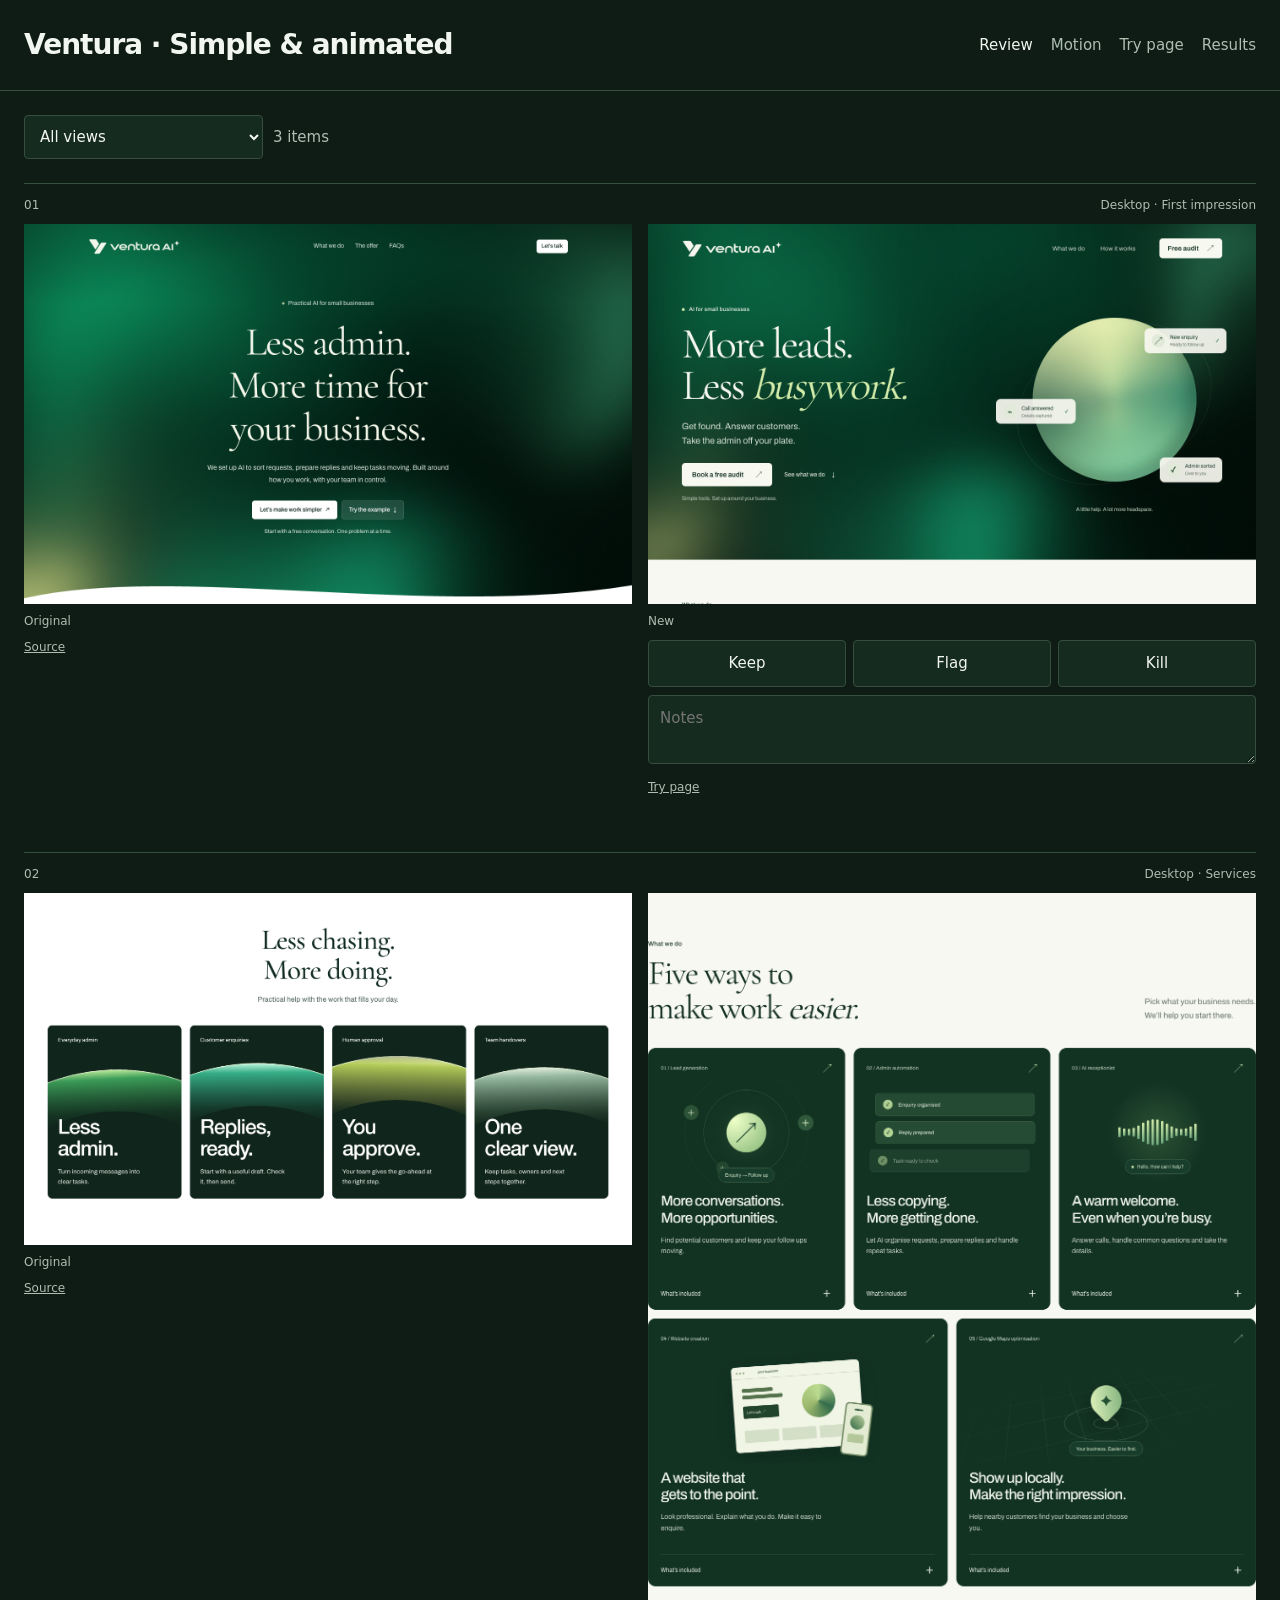
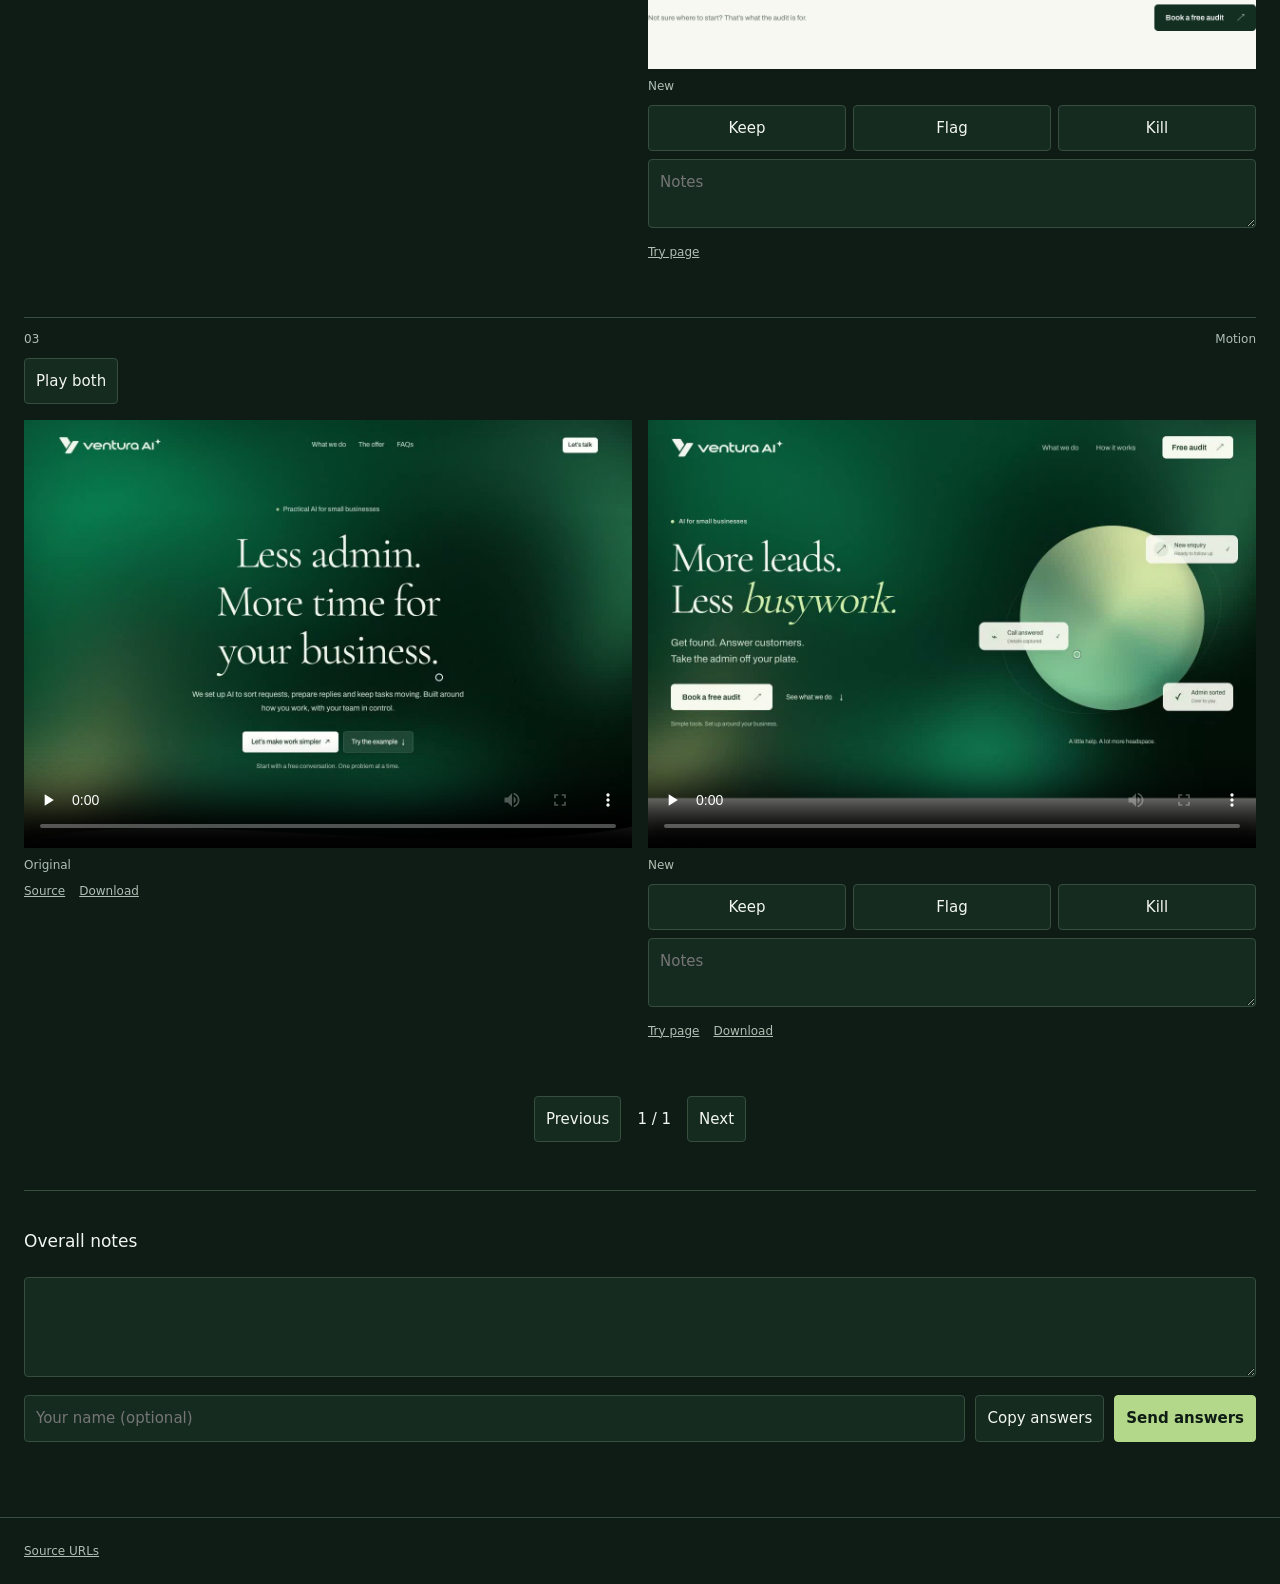
<file: index.html>
<!doctype html><html lang="en"><head><meta charset="utf-8"><meta name="viewport" content="width=device-width,initial-scale=1"><meta name="robots" content="noindex,nofollow"><title>PaulQC</title><link rel="icon" href="favicon.svg"><link rel="stylesheet" href="style.css?v=simple-1"></head><body><header><h1 id="title">PaulQC</h1><nav><a href="index.html" aria-current="page">Review</a><a href="index.html?view=motion">Motion</a><a href="preview/" target="_blank" rel="noopener">Try page</a><a href="results.html">Results</a></nav></header><main><div class="toolbar"><select id="brand" aria-label="View"><option value="">All views</option></select><span id="count" class="muted"></span></div><div class="grid" id="items"></div><div class="pager"><button id="prev">Previous</button><span id="page"></span><button id="next">Next</button></div><section class="submit"><h2>Overall notes</h2><textarea id="overall" aria-label="Overall notes"></textarea><div class="send-row"><input id="name" aria-label="Your name (optional)" placeholder="Your name (optional)"><button id="copy">Copy answers</button><button id="send">Send answers</button></div><p id="status" class="status" role="status"></p><textarea id="copy-fallback" hidden readonly aria-label="Copy these answers"></textarea></section></main><footer><a href="sources.csv" download>Source URLs</a></footer><script src="config.js"></script><script src="app.js?v=simple-1"></script></body></html>
</file>
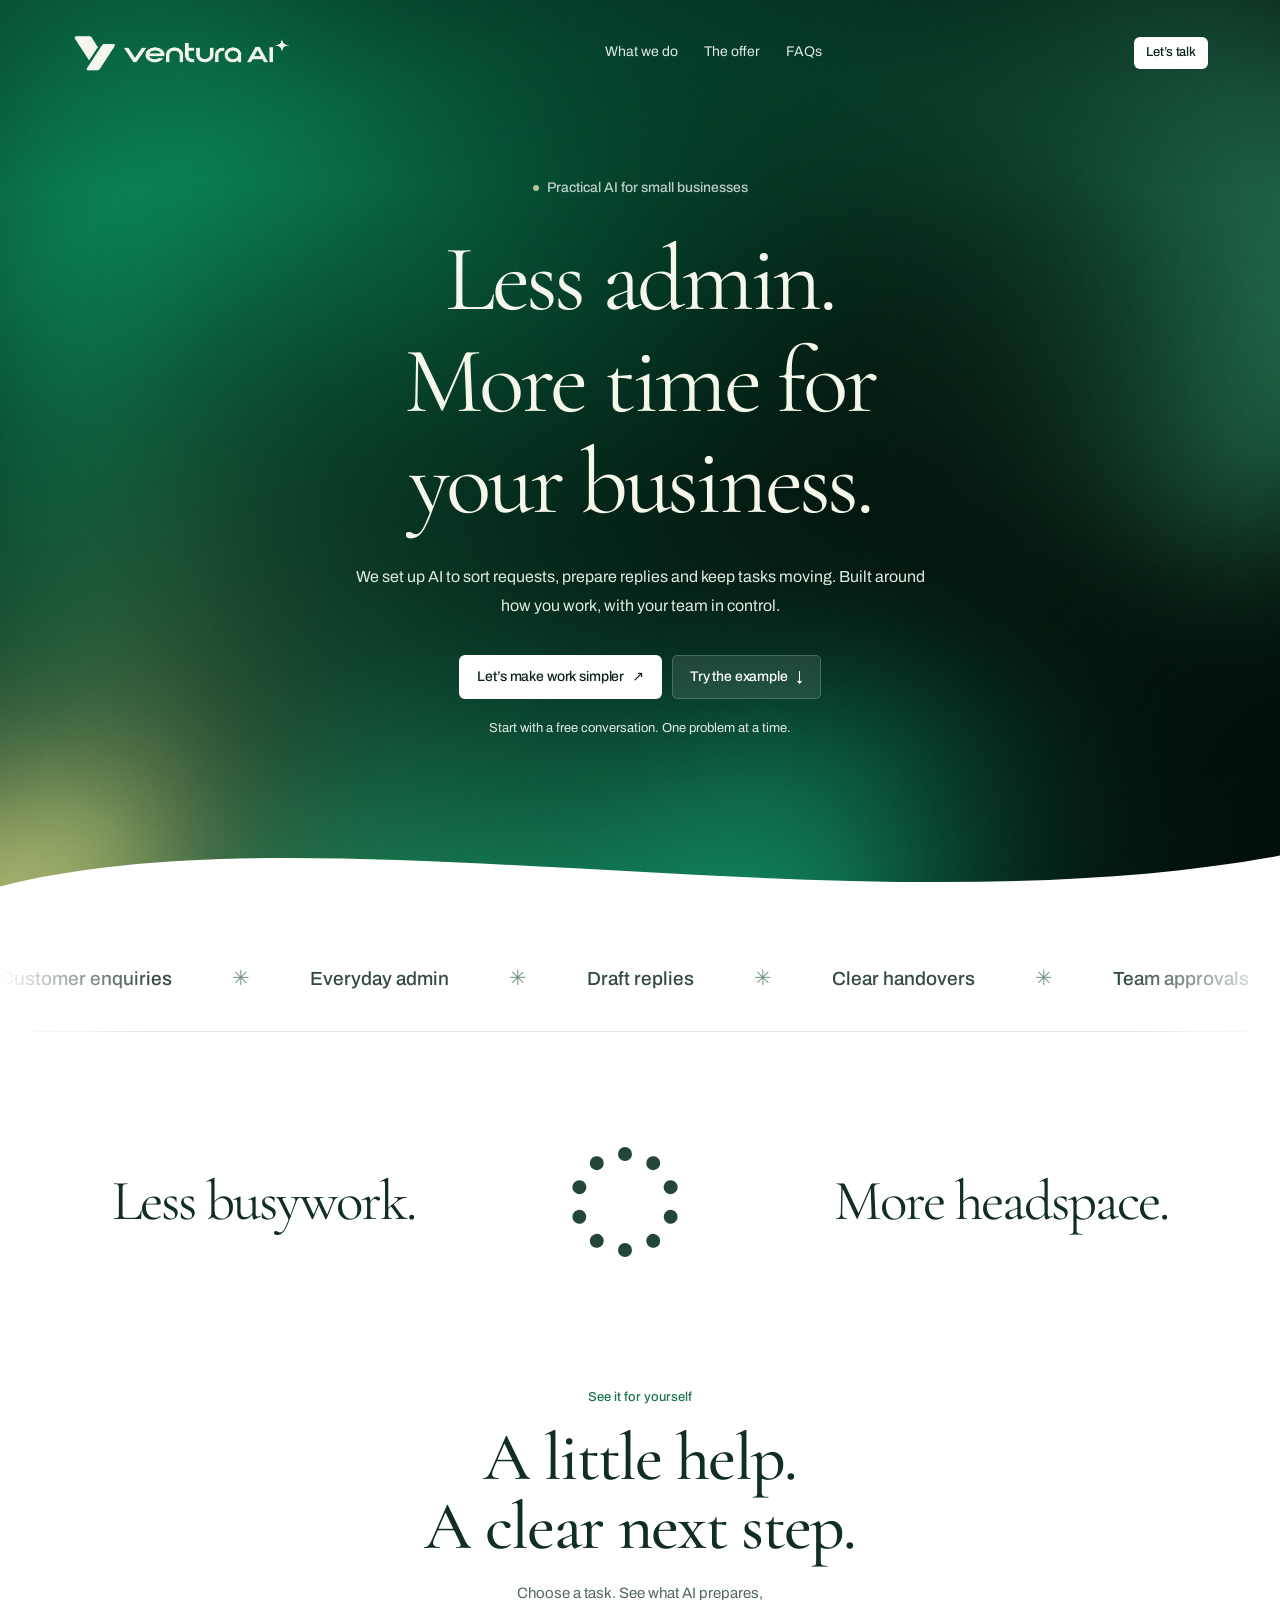
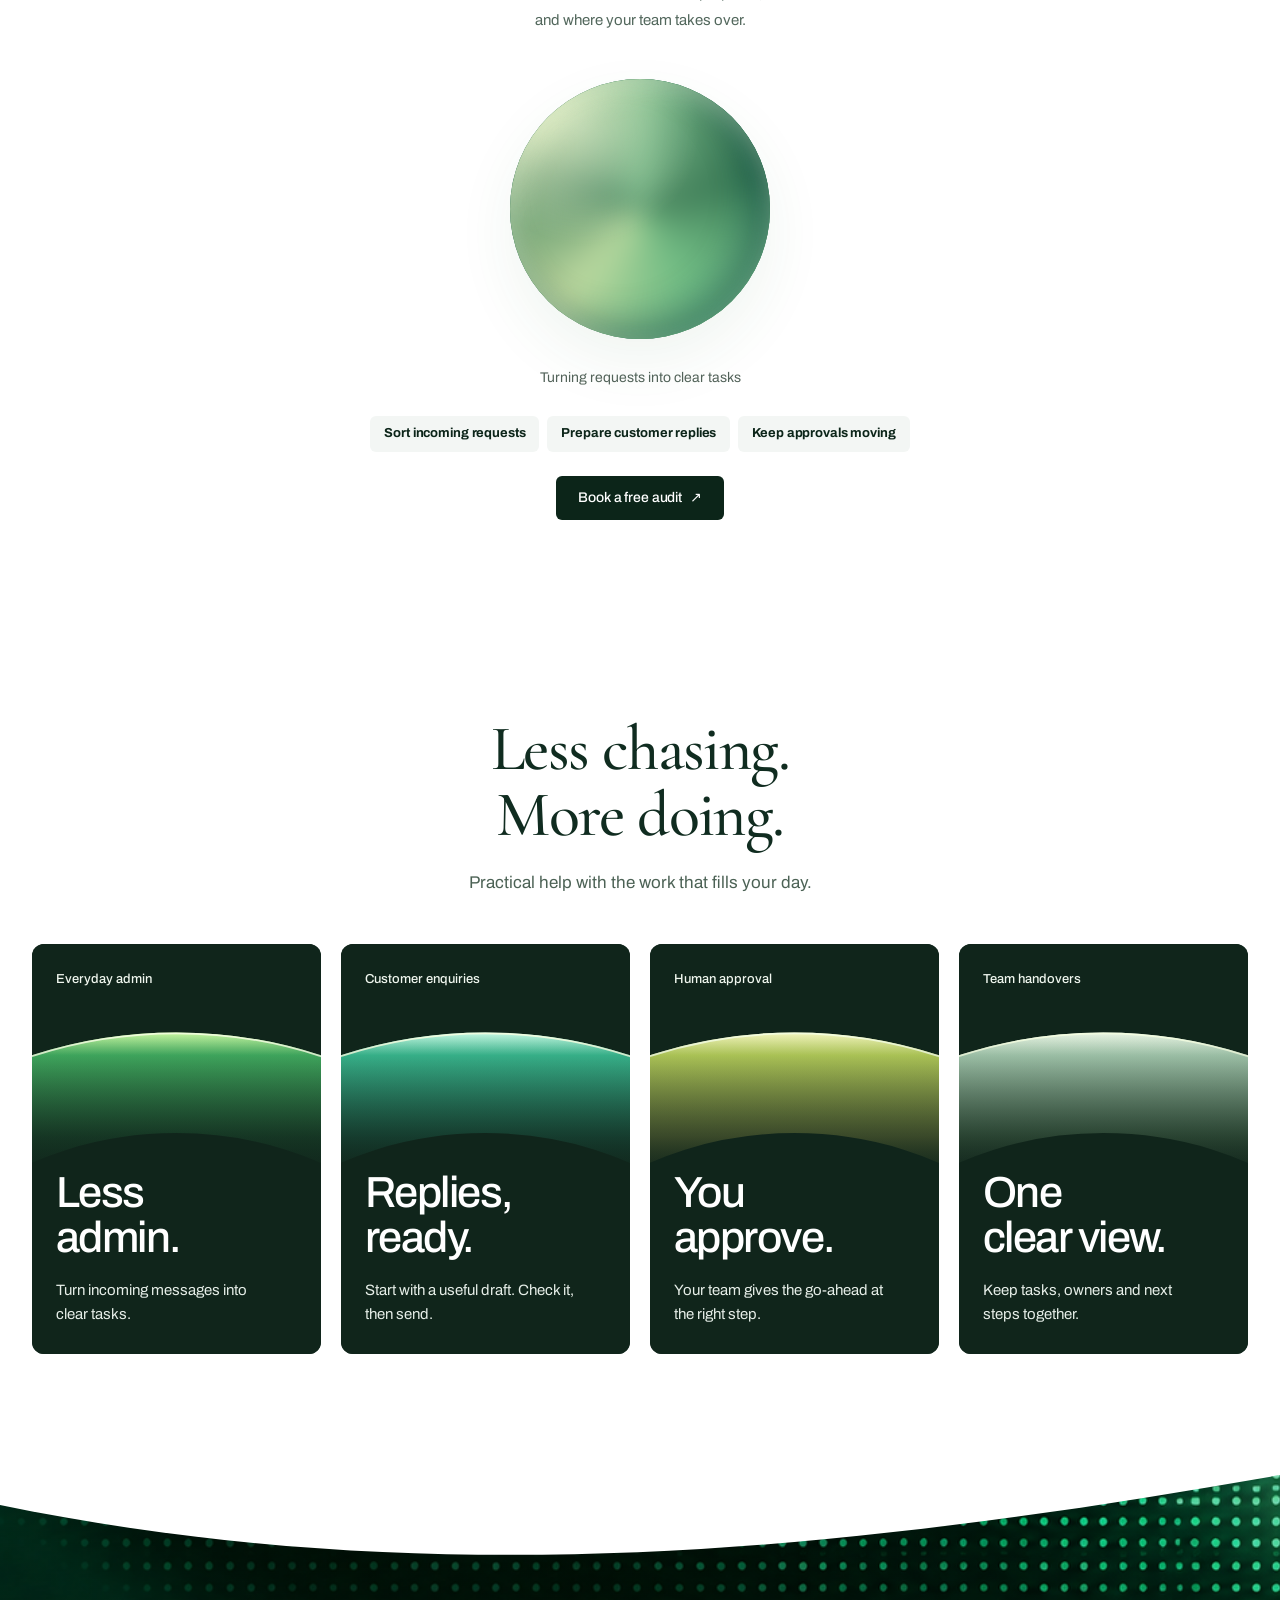
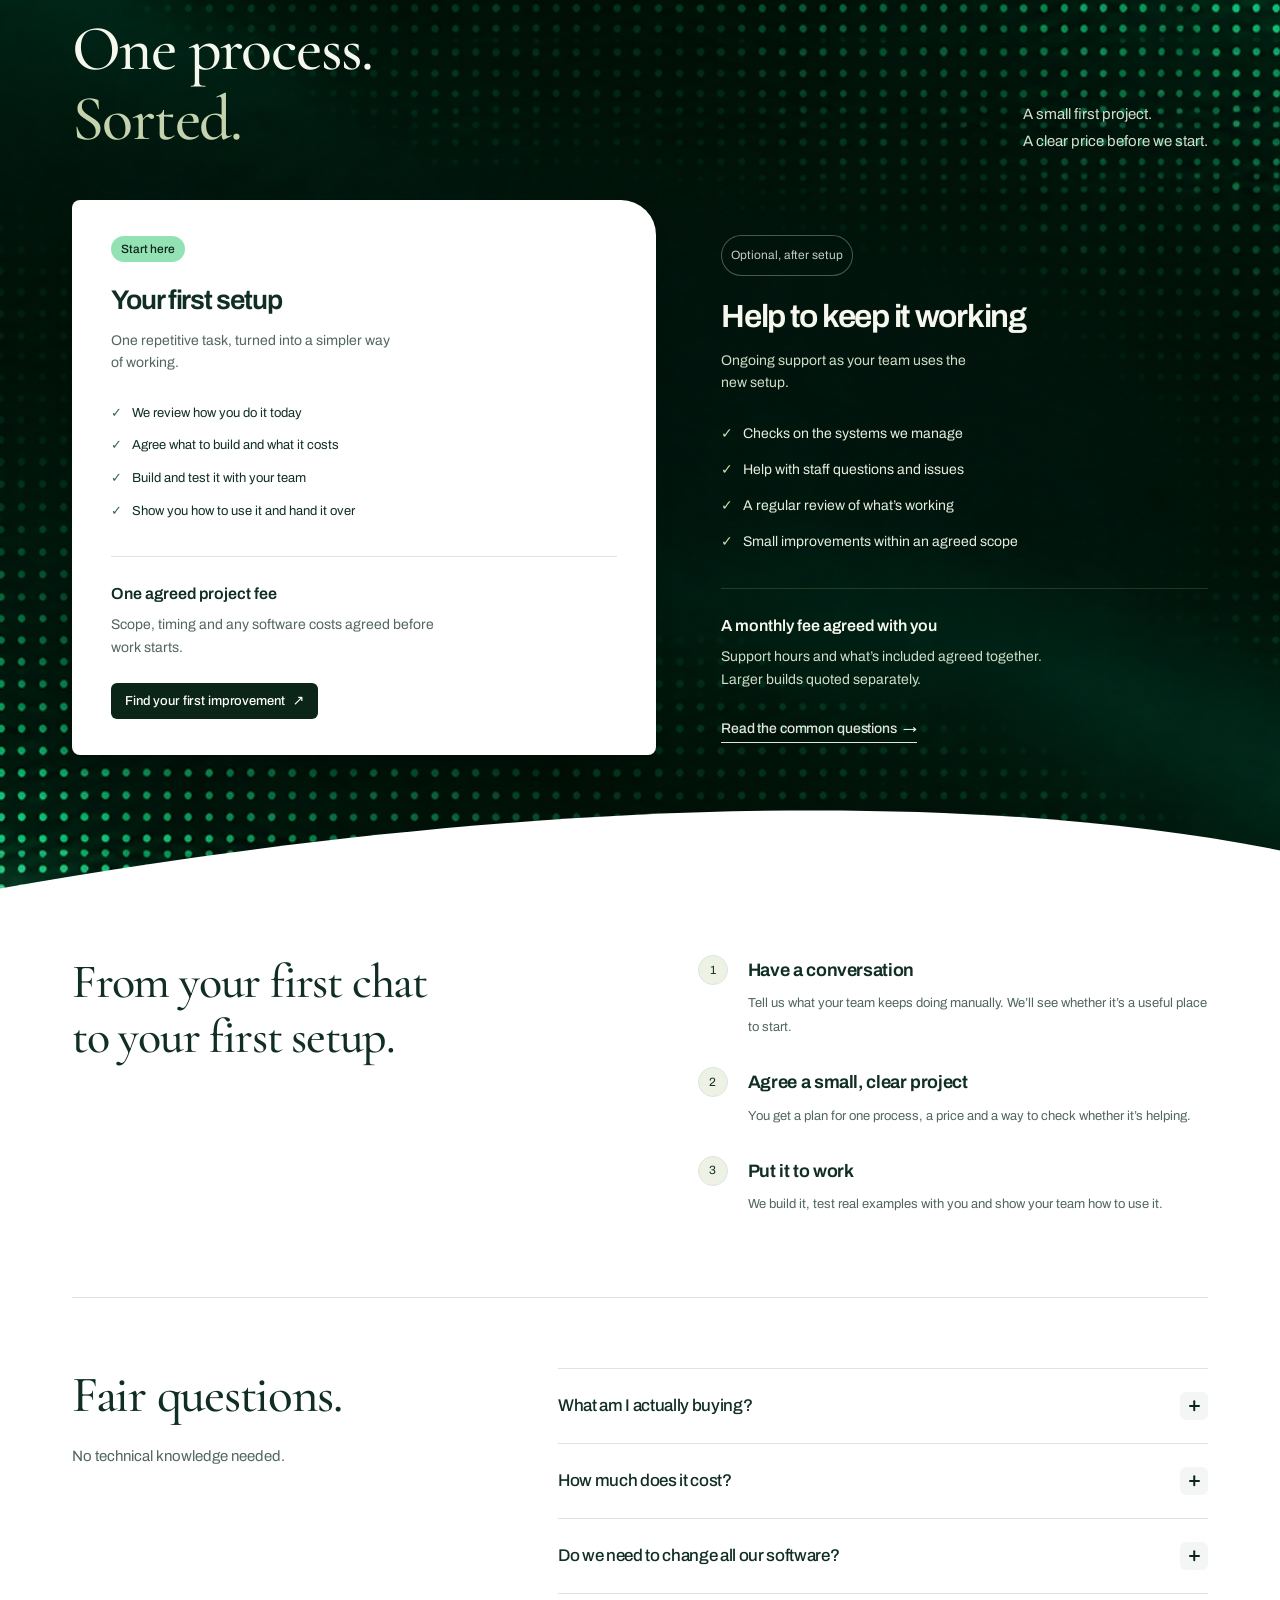
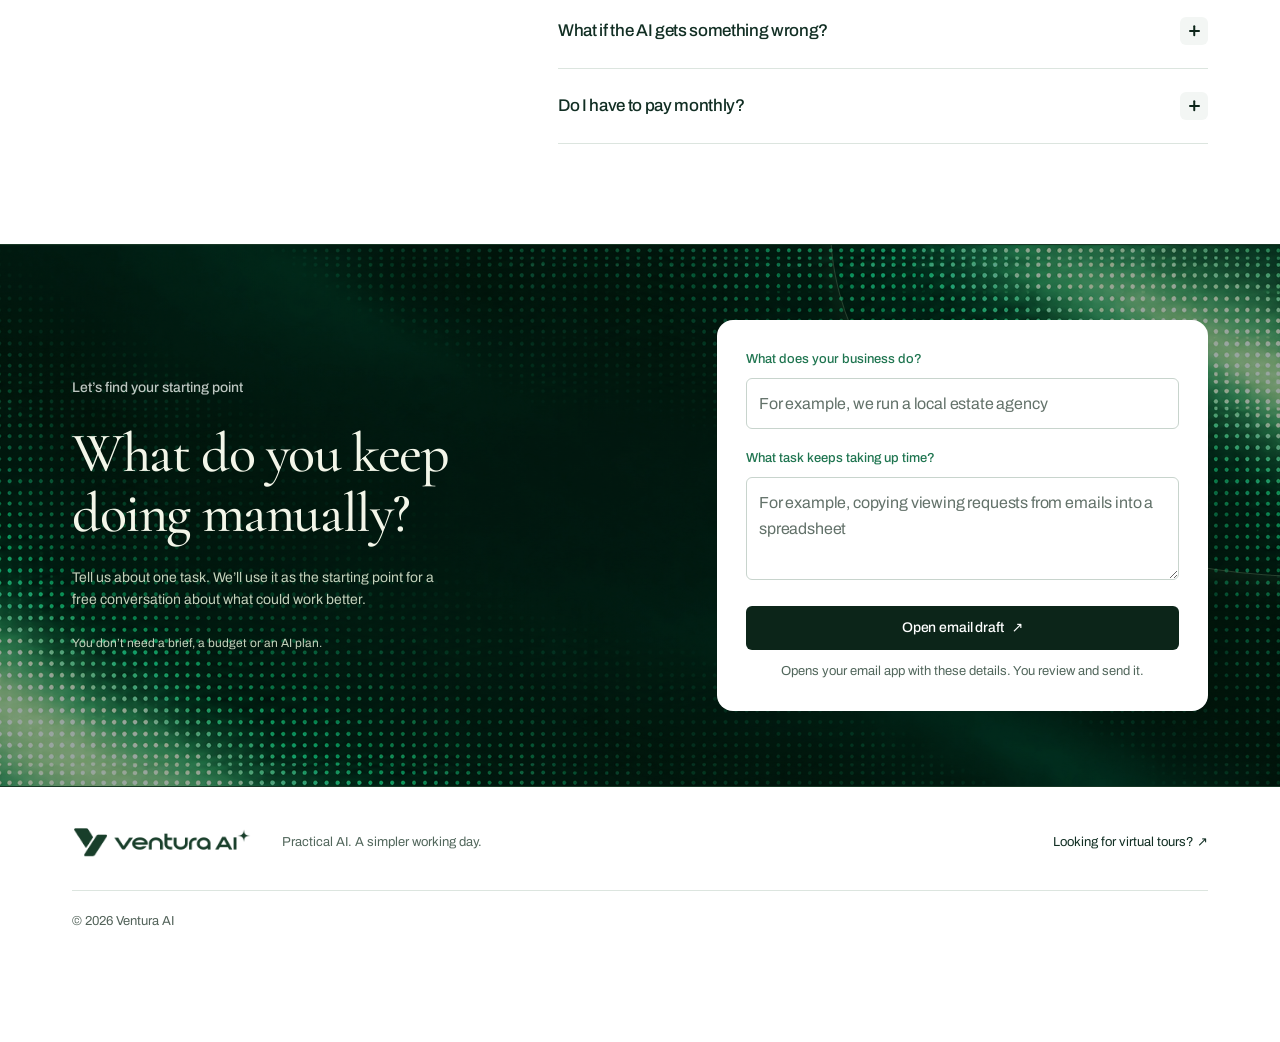
<file: original/index.html>
<!doctype html>
<html lang="en-GB">
<head><meta name="robots" content="noindex,nofollow">
  <meta charset="utf-8"><meta name="viewport" content="width=device-width, initial-scale=1">
  <title>Ventura AI | Less admin. More time for your business.</title>
  <meta name="description" content="We set up practical AI systems to help small businesses handle repetitive admin. Start with one process, with clear pricing and support agreed before we build.">
  <meta name="theme-color" content="#0c261a">
  <link rel="icon" href="ventura-ai/assets/ventura-ai-icon.svg?v=2" type="image/svg+xml">
  <link rel="preconnect" href="https://fonts.googleapis.com"><link rel="preconnect" href="https://fonts.gstatic.com" crossorigin>
  <link href="https://fonts.googleapis.com/css2?family=Archivo:wght@400;450;500;600;650;700;750;800&family=Cormorant+Garamond:wght@400;500;600&display=swap" rel="stylesheet">
  <link rel="stylesheet" href="ventura-ai/css/style.css"><link rel="stylesheet" href="ventura-ai/css/refinements.css"><link rel="stylesheet" href="ventura-ai/css/studio.css"><link rel="stylesheet" href="ventura-ai/css/studio-motion.css"><link rel="stylesheet" href="ventura-ai/css/immersive.css"><script src="ventura-ai/js/main.js?v=20260926-disclosure" defer></script>
<link rel="stylesheet" href="ventura-ai/css/refined-controls.css"><link rel="stylesheet" href="ventura-ai/css/controls.css"><link rel="stylesheet" href="ventura-ai/css/hero-gradient.css?v=20260926-readable"><script src="ventura-ai/js/hero-gradient.js?v=20260926-readable" defer></script><link rel="stylesheet" href="ventura-ai/css/orb-pointer.css?v=20260926"><script src="ventura-ai/js/orb-pointer.js?v=20260926" defer></script><link rel="stylesheet" href="ventura-ai/css/example-disclosure.css?v=20260926-audit"><link rel="stylesheet" href="ventura-ai/css/benefit-cards.css?v=20260926"><script src="ventura-ai/js/benefit-cards.js?v=20260926" defer></script></head>
<body data-design="sweep" data-surface="immersive" data-finish="dots" data-gradient="green">
<a class="skip" href="#main">Skip to content</a>
<header class="header wrap">
  <a class="brand ai-brand" href="#top" aria-label="Ventura AI home"><svg viewBox="165 235 1740 290" aria-hidden="true"><defs><mask id="wordmark-0" maskUnits="userSpaceOnUse" x="0" y="0" width="2056" height="765" style="mask-type:luminance"><image href="ventura-ai/assets/ventura-ai-logo.png" width="2056" height="765"/></mask></defs><rect width="2056" height="765" fill="currentColor" mask="url(#wordmark-0)"/></svg></a>
  <nav aria-label="Main navigation"><a href="#examples">What we do</a><a href="#offer">The offer</a><a href="#questions">FAQs</a></nav>
  <a class="button small" href="#contact">Let’s talk <span aria-hidden="true">↗</span></a>
</header>
<div class="mobile-jumps"><a href="#examples">Examples</a><a href="#offer">The offer</a><a href="#questions">FAQs</a></div>
<main id="main">
  <section class="hero" id="top">
    <div class="hero-wash" aria-hidden="true"><div class="emerald-field"><i></i><i></i><i></i></div><svg class="sweep-edge" viewBox="0 0 1440 140" preserveAspectRatio="none"><path d="M0 75 C360 -45 960 145 1440 30 V140 H0 Z"/></svg></div>
    <div class="wrap hero-copy">
      <p class="eyebrow"><span class="dot"></span> Practical AI for small businesses</p>
      <h1>Less admin.<br><span>More time for your business.</span></h1>
      <p class="intro">We set up AI to sort requests, prepare replies and keep tasks moving. Built around how you work, with your team in control.</p>
      <div class="actions"><a class="button" href="#contact">Let’s make work simpler <span aria-hidden="true">↗</span></a><a class="button secondary" href="#examples">Try the example <span aria-hidden="true">↓</span></a></div>
      <p class="micro">Start with a free conversation. One problem at a time.</p>
    </div>
  </section>
<div class="task-marquee" aria-label="Customer enquiries, everyday admin, draft replies, clear handovers and team approvals"><div class="marquee-track" aria-hidden="true"><div><span>Customer enquiries<b aria-hidden="true">✳</b></span><span>Everyday admin<b aria-hidden="true">✳</b></span><span>Draft replies<b aria-hidden="true">✳</b></span><span>Clear handovers<b aria-hidden="true">✳</b></span><span>Team approvals<b aria-hidden="true">✳</b></span></div><div><span>Customer enquiries<b aria-hidden="true">✳</b></span><span>Everyday admin<b aria-hidden="true">✳</b></span><span>Draft replies<b aria-hidden="true">✳</b></span><span>Clear handovers<b aria-hidden="true">✳</b></span><span>Team approvals<b aria-hidden="true">✳</b></span></div></div></div>
<section class="motion-bridge processing-bridge wrap" id="breathing-room" aria-label="Less busywork. More headspace."><span class="bridge-left" aria-hidden="true">Less busywork.</span><div class="processing-ring" aria-hidden="true"><i style="--dot:0"></i><i style="--dot:1"></i><i style="--dot:2"></i><i style="--dot:3"></i><i style="--dot:4"></i><i style="--dot:5"></i><i style="--dot:6"></i><i style="--dot:7"></i><i style="--dot:8"></i><i style="--dot:9"></i></div><span class="bridge-right" aria-hidden="true">More headspace.</span></section>
<section class="orb-demo" id="examples"><div class="wrap"><div class="demo-intro"><p>See it for yourself</p><h2>A little help.<br>A clear next step.</h2><p>Choose a task. See what AI prepares,<br>and where your team takes over.</p></div><div class="orb-stage"><div class="liquid-orb" aria-hidden="true"><div class="orb-mist"></div><div class="orb-lustre"></div></div><span class="orb-status" id="orb-status">Turning requests into clear tasks</span></div><div class="case-tabs" role="tablist" aria-label="Example tasks" aria-orientation="horizontal">
            <button role="tab" id="tab-admin" aria-selected="false" aria-controls="example-panel" data-case="admin"><span>Sort incoming requests</span></button>
            <button role="tab" id="tab-enquiries" aria-selected="false" aria-controls="example-panel" tabindex="-1" data-case="enquiries"><span>Prepare customer replies</span></button>
            <button role="tab" id="tab-approvals" aria-selected="false" aria-controls="example-panel" tabindex="-1" data-case="approvals"><span>Keep approvals moving</span></button>
          </div><div class="example-audit"><a class="button" href="#contact">Book a free audit <span aria-hidden="true">↗</span></a></div></div>    <div class="demo-wrap wrap" id="example-detail" hidden>
      
      <div class="demo">

        <div class="demo-main" id="example-panel" role="tabpanel" aria-labelledby="tab-admin" tabindex="0">
          <div class="demo-top"><strong id="demo-title">From inbox to a clear next step</strong><span class="example-label">Sample data</span></div>
          <div class="demo-body">
            <div class="request"><span class="avatar" aria-hidden="true"><svg viewBox="0 0 24 24" fill="none" stroke="currentColor" stroke-width="1.3" aria-hidden="true"><path d="M3 5h18v14H3zM3 6l9 7 9-7"/></svg></span><div><span class="message-label" id="request-label">Incoming request</span><p id="request-text">“Could you update our opening hours on the website? We’ll close at 4pm this Friday.”</p></div></div>
            <div class="system-result"><div class="result-title"><span class="ventura-icon" aria-hidden="true"><svg viewBox="0 0 100 100"><path d="M18 20H38L53 43 38 65ZM62 35H82L51 80H30Z" fill="currentColor"/></svg></span><strong id="result-heading">The details, organised for you</strong><span class="status" id="result-status">Ready to check</span></div>
              <dl class="detail-grid"><div><dt id="field-label-0">Task</dt><dd id="field-value-0">Update website opening hours</dd></div><div><dt id="field-label-1">Change</dt><dd id="field-value-1">Close at 4pm this Friday</dd></div><div><dt id="field-label-2">Needs checking</dt><dd id="field-value-2">Which date does “this Friday” mean?</dd></div></dl>
              <div class="check-note" id="check-note">You confirm the date before anything is changed.</div>
            </div>
            <div class="demo-bottom"><p id="demo-outcome" aria-live="polite">No digging through the email. The task and the missing detail are in one place.</p><button class="demo-button" id="demo-next" type="button">See the next step <span aria-hidden="true">→</span></button></div>
          </div>
          <ol class="progress" aria-label="Example stages"><li class="done">Request arrives</li><li class="active" aria-current="step">AI prepares</li><li>Your team checks</li><li>Task is ready</li></ol>
        </div>
      </div>
      <p class="demo-disclaimer">An illustration of a possible setup. This example does not connect to your tools or send anything.</p>
    </div>
</section>


<section class="benefits-section" id="everyday" aria-labelledby="benefits-title">
  <div class="benefits-wrap">
    <div class="benefits-heading"><h2 id="benefits-title">Less chasing.<br>More doing.</h2><p>Practical help with the work that fills your day.</p></div>
    <div class="benefits-grid">
      <article class="benefit-card benefit-admin">
        <div class="benefit-art" aria-hidden="true"><div class="benefit-orbit">
          <svg viewBox="0 0 600 520" preserveAspectRatio="xMidYMid slice" focusable="false">
            <defs>
              <linearGradient id="arc-admin" gradientUnits="userSpaceOnUse" x1="0" y1="102" x2="0" y2="290">
                <stop offset="0" class="arc-light"/><stop offset=".14" class="arc-colour"/><stop offset=".64" class="arc-shade"/><stop offset="1" stop-color="#10251b" stop-opacity="0"/>
              </linearGradient>
              <linearGradient id="rim-admin" x1="0" y1="0" x2="0" y2="1"><stop stop-color="#f5ffe2" stop-opacity=".9"/><stop offset="1" stop-color="#f5ffe2" stop-opacity="0"/></linearGradient>
            </defs>
            <ellipse cx="300" cy="470" rx="390" ry="310" fill="none" stroke="url(#arc-admin)" stroke-width="116"/>
            <ellipse cx="300" cy="470" rx="447" ry="367" fill="none" stroke="url(#rim-admin)" stroke-width="2"/>
          </svg>
        </div></div>
        <p class="benefit-label">Everyday admin</p>
        <div class="benefit-copy"><h3>Less<br>admin.</h3><p>Turn incoming messages into clear tasks.</p></div>
      </article>
      <article class="benefit-card benefit-replies">
        <div class="benefit-art" aria-hidden="true"><div class="benefit-orbit">
          <svg viewBox="0 0 600 520" preserveAspectRatio="xMidYMid slice" focusable="false">
            <defs>
              <linearGradient id="arc-replies" gradientUnits="userSpaceOnUse" x1="0" y1="102" x2="0" y2="290">
                <stop offset="0" class="arc-light"/><stop offset=".14" class="arc-colour"/><stop offset=".64" class="arc-shade"/><stop offset="1" stop-color="#10251b" stop-opacity="0"/>
              </linearGradient>
              <linearGradient id="rim-replies" x1="0" y1="0" x2="0" y2="1"><stop stop-color="#f5ffe2" stop-opacity=".9"/><stop offset="1" stop-color="#f5ffe2" stop-opacity="0"/></linearGradient>
            </defs>
            <ellipse cx="300" cy="470" rx="390" ry="310" fill="none" stroke="url(#arc-replies)" stroke-width="116"/>
            <ellipse cx="300" cy="470" rx="447" ry="367" fill="none" stroke="url(#rim-replies)" stroke-width="2"/>
          </svg>
        </div></div>
        <p class="benefit-label">Customer enquiries</p>
        <div class="benefit-copy"><h3>Replies,<br>ready.</h3><p>Start with a useful draft. Check it, then send.</p></div>
      </article>
      <article class="benefit-card benefit-approval">
        <div class="benefit-art" aria-hidden="true"><div class="benefit-orbit">
          <svg viewBox="0 0 600 520" preserveAspectRatio="xMidYMid slice" focusable="false">
            <defs>
              <linearGradient id="arc-approval" gradientUnits="userSpaceOnUse" x1="0" y1="102" x2="0" y2="290">
                <stop offset="0" class="arc-light"/><stop offset=".14" class="arc-colour"/><stop offset=".64" class="arc-shade"/><stop offset="1" stop-color="#10251b" stop-opacity="0"/>
              </linearGradient>
              <linearGradient id="rim-approval" x1="0" y1="0" x2="0" y2="1"><stop stop-color="#f5ffe2" stop-opacity=".9"/><stop offset="1" stop-color="#f5ffe2" stop-opacity="0"/></linearGradient>
            </defs>
            <ellipse cx="300" cy="470" rx="390" ry="310" fill="none" stroke="url(#arc-approval)" stroke-width="116"/>
            <ellipse cx="300" cy="470" rx="447" ry="367" fill="none" stroke="url(#rim-approval)" stroke-width="2"/>
          </svg>
        </div></div>
        <p class="benefit-label">Human approval</p>
        <div class="benefit-copy"><h3>You<br>approve.</h3><p>Your team gives the go-ahead at the right step.</p></div>
      </article>
      <article class="benefit-card benefit-handover">
        <div class="benefit-art" aria-hidden="true"><div class="benefit-orbit">
          <svg viewBox="0 0 600 520" preserveAspectRatio="xMidYMid slice" focusable="false">
            <defs>
              <linearGradient id="arc-handover" gradientUnits="userSpaceOnUse" x1="0" y1="102" x2="0" y2="290">
                <stop offset="0" class="arc-light"/><stop offset=".14" class="arc-colour"/><stop offset=".64" class="arc-shade"/><stop offset="1" stop-color="#10251b" stop-opacity="0"/>
              </linearGradient>
              <linearGradient id="rim-handover" x1="0" y1="0" x2="0" y2="1"><stop stop-color="#f5ffe2" stop-opacity=".9"/><stop offset="1" stop-color="#f5ffe2" stop-opacity="0"/></linearGradient>
            </defs>
            <ellipse cx="300" cy="470" rx="390" ry="310" fill="none" stroke="url(#arc-handover)" stroke-width="116"/>
            <ellipse cx="300" cy="470" rx="447" ry="367" fill="none" stroke="url(#rim-handover)" stroke-width="2"/>
          </svg>
        </div></div>
        <p class="benefit-label">Team handovers</p>
        <div class="benefit-copy"><h3>One<br>clear view.</h3><p>Keep tasks, owners and next steps together.</p></div>
      </article>
    </div>
  </div>
</section>
  <section class="offer-section" id="offer"><div class="offer-atmosphere" aria-hidden="true"><div class="emerald-field"><i></i><i></i><i></i></div><svg class="sweep-edge edge-top" viewBox="0 0 1440 100" preserveAspectRatio="none"><path d="M0 0 H1440 V12 C990 82 510 135 0 42 Z"/></svg><svg class="sweep-edge edge-bottom" viewBox="0 0 1440 100" preserveAspectRatio="none"><path d="M0 92 C510 8 1040 -22 1440 52 V100 H0 Z"/></svg></div><div class="wrap section">
    <div class="section-heading offer-heading"><h2>One process.<br><span>Sorted.</span></h2><p>A small first project.<br>A clear price before we start.</p></div>
    <div class="offer-grid">
      <article class="offer-card primary-offer"><span class="pill">Start here</span><h3>Your first setup</h3><p class="offer-summary">One repetitive task, turned into a simpler way of working.</p><ul class="checklist"><li>We review how you do it today</li><li>Agree what to build and what it costs</li><li>Build and test it with your team</li><li>Show you how to use it and hand it over</li></ul><div class="offer-footer"><strong>One agreed project fee</strong><p>Scope, timing and any software costs agreed before work starts.</p><a class="button" href="#contact">Find your first improvement <span aria-hidden="true">↗</span></a></div></article>
      <article class="offer-card support-offer"><span class="pill quiet-pill">Optional, after setup</span><h3>Help to keep it working</h3><p class="offer-summary">Ongoing support as your team uses the new setup.</p><ul class="checklist"><li>Checks on the systems we manage</li><li>Help with staff questions and issues</li><li>A regular review of what’s working</li><li>Small improvements within an agreed scope</li></ul><div class="offer-footer"><strong>A monthly fee agreed with you</strong><p>Support hours and what’s included agreed together. Larger builds quoted separately.</p><a class="text-link" href="#questions">Read the common questions <span aria-hidden="true">→</span></a></div></article>
    </div>
  </div></section>
  <section class="process wrap section" id="how-it-works"><div class="section-heading"><h2>From your first chat<br>to your first setup.</h2></div><ol class="process-list"><li><span class="step-number">1</span><div><h3>Have a conversation</h3><p>Tell us what your team keeps doing manually. We’ll see whether it’s a useful place to start.</p></div></li><li><span class="step-number">2</span><div><h3>Agree a small, clear project</h3><p>You get a plan for one process, a price and a way to check whether it’s helping.</p></div></li><li><span class="step-number">3</span><div><h3>Put it to work</h3><p>We build it, test real examples with you and show your team how to use it.</p></div></li></ol></section>
  <section class="faq-section wrap section" id="questions"><div class="section-heading"><h2>Fair questions.</h2><p>No technical knowledge needed.</p></div><div class="faqs">
    <details><summary>What am I actually buying?<span aria-hidden="true">+</span></summary><p>A service to improve one agreed business process. That includes understanding the task, setting up the right tools, testing and showing your team how to use them. Any software subscriptions are explained separately.</p></details>
    <details><summary>How much does it cost?<span aria-hidden="true">+</span></summary><p>The first conversation is free. We then agree a price based on the process, the tools involved and the support you need. You see the scope and costs before committing to any paid work.</p></details>
    <details><summary>Do we need to change all our software?<span aria-hidden="true">+</span></summary><p>We start by looking at what you already use. Where suitable connections are available, we work with those tools. If you need something new, we explain why and what it costs first.</p></details>
    <details><summary>What if the AI gets something wrong?<span aria-hidden="true">+</span></summary><p>We agree where a person needs to check the result and what happens when information is missing. We test normal and awkward examples before handover. AI can make mistakes, so the checks are part of the setup.</p></details>
    <details><summary>Do I have to pay monthly?<span aria-hidden="true">+</span></summary><p>No. You can start with a standalone setup and handover. Ongoing support is optional and has its own agreed scope. Any third-party software may have separate recurring charges.</p></details>
  </div></section>
  <section class="contact-section" id="contact"><div class="wrap contact-layout">
    <div><p class="eyebrow">Let’s find your starting point</p><h2>What do you keep<br>doing manually?</h2><p>Tell us about one task. We’ll use it as the starting point for a free conversation about what could work better.</p><p class="contact-note">You don’t need a brief, a budget or an AI plan.</p></div>
    <form id="enquiry-form"><label for="business">What does your business do?</label><input id="business" name="business" placeholder="For example, we run a local estate agency" maxlength="160" required><label for="task">What task keeps taking up time?</label><textarea id="task" name="task" rows="3" placeholder="For example, copying viewing requests from emails into a spreadsheet" maxlength="1500" required></textarea><p id="form-error" role="alert" hidden></p><button class="button" type="submit">Open email draft <span aria-hidden="true">↗</span></button><p class="form-note">Opens your email app with these details. You review and send it.</p><div id="email-fallback" hidden><p>Draft ready. If your email app didn’t open, copy your enquiry and email it to <a href="mailto:hello@venturasolutions.co.uk">hello@venturasolutions.co.uk</a>.</p><button type="button" class="copy-button" id="copy-enquiry">Copy enquiry</button><p id="copy-status" role="status"></p></div></form>
  </div></section>
</main><a class="floating-demo" href="#examples"><span>Try the<br><strong>working example</strong></span><div class="liquid-orb" aria-hidden="true"><div class="orb-mist"></div><div class="orb-lustre"></div></div></a>
<footer class="footer wrap"><a class="brand ai-brand" href="#top" aria-label="Ventura AI home"><svg viewBox="165 235 1740 290" aria-hidden="true"><defs><mask id="wordmark-1" maskUnits="userSpaceOnUse" x="0" y="0" width="2056" height="765" style="mask-type:luminance"><image href="ventura-ai/assets/ventura-ai-logo.png" width="2056" height="765"/></mask></defs><rect width="2056" height="765" fill="currentColor" mask="url(#wordmark-1)"/></svg></a><p>Practical AI. A simpler working day.</p><a href="https://tours.venturasolutions.co.uk/">Looking for virtual tours? <span aria-hidden="true">↗</span></a><span class="copyright">© 2026 Ventura AI</span></footer>
<aside hidden class="design-picker" aria-label="Design comparison">
  <div class="design-picker-top"><span id="design-description" aria-live="polite">Sweep: a curved green return around the offer</span><a href="#offer">See lower section <span aria-hidden="true">↓</span></a></div>
  <div class="design-picker-controls"><div class="design-options" role="group" aria-label="Choose a design"><button type="button" data-option="sweep" aria-pressed="true">Sweep</button><button type="button" data-option="cove" aria-pressed="false">Cove</button><button type="button" data-option="ribbon" aria-pressed="false">Ribbon</button></div><button type="button" id="replay-intro">Replay intro <span aria-hidden="true">↻</span></button></div>
</aside>
<script src="ventura-ai/js/refinements.js?v=20260926-disclosure"></script><script src="ventura-ai/js/immersive.js?v=20260926-cards"></script>
</body></html>
</file>
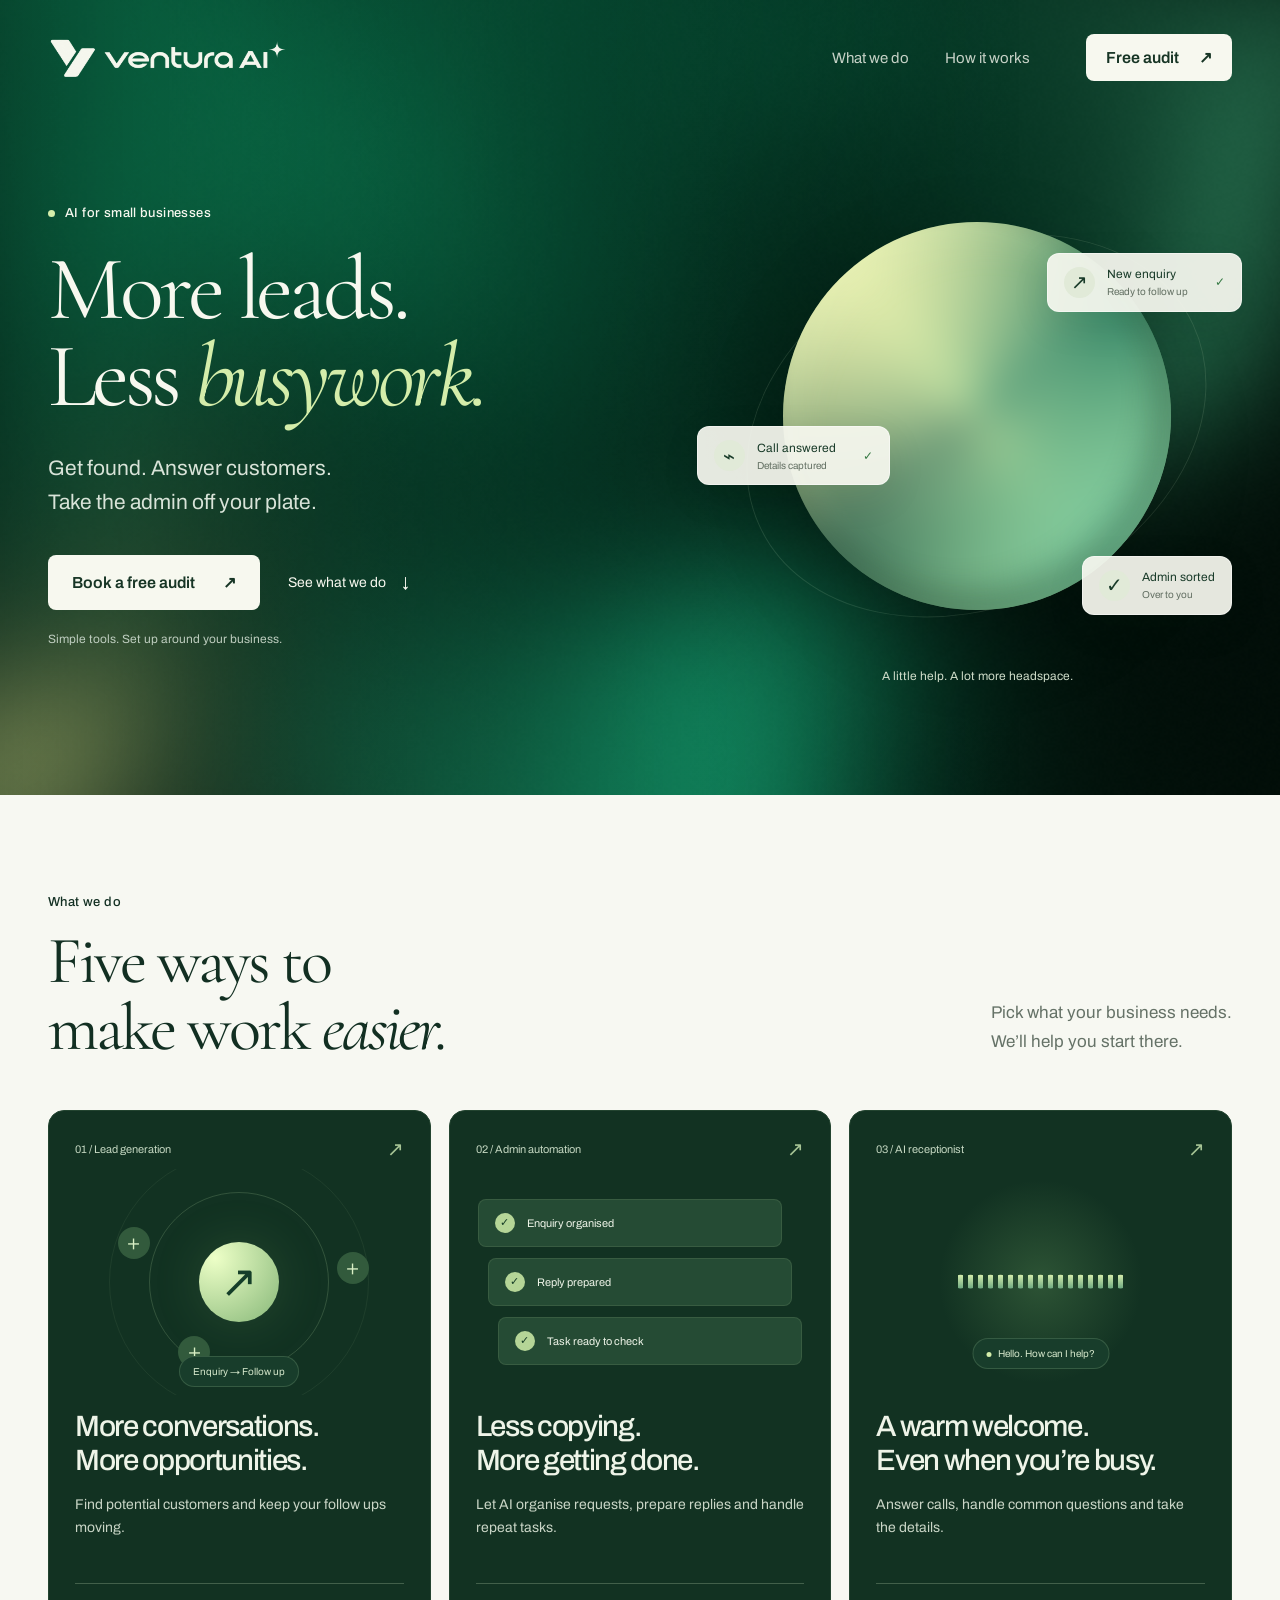
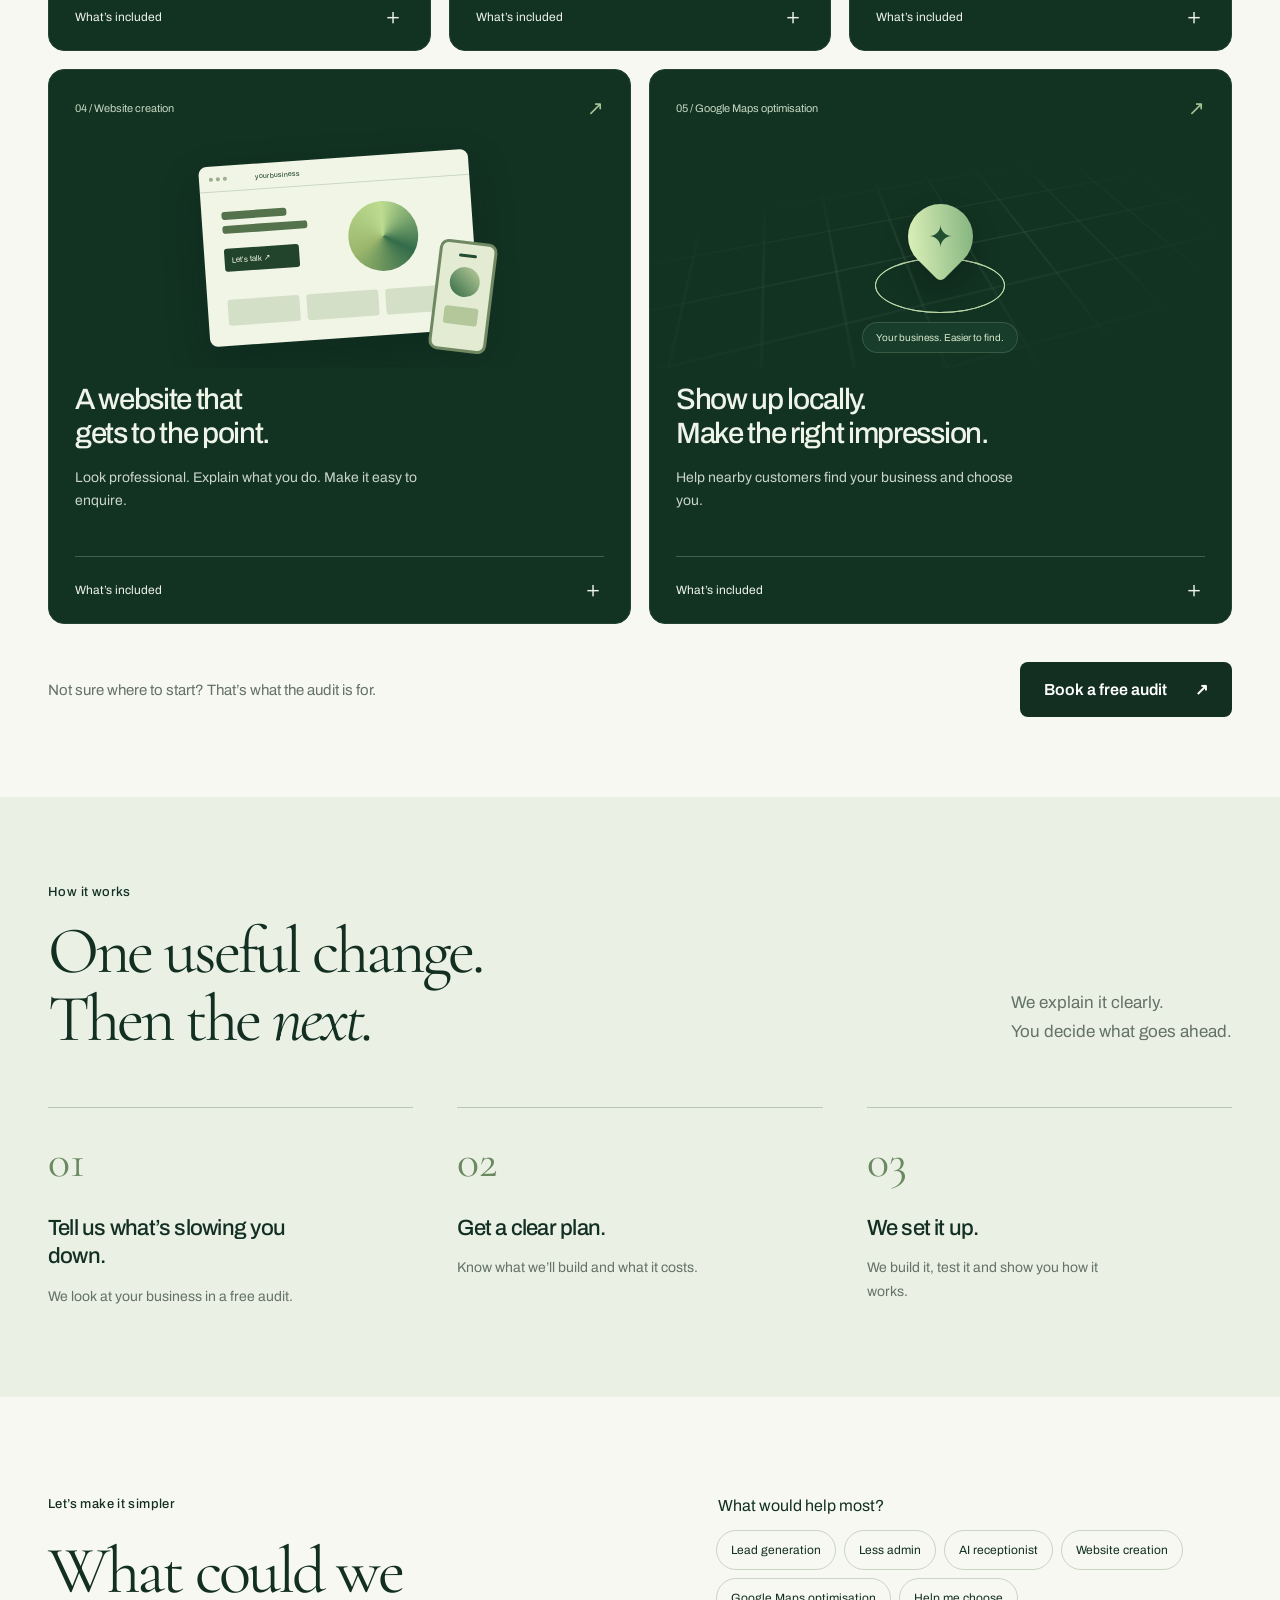
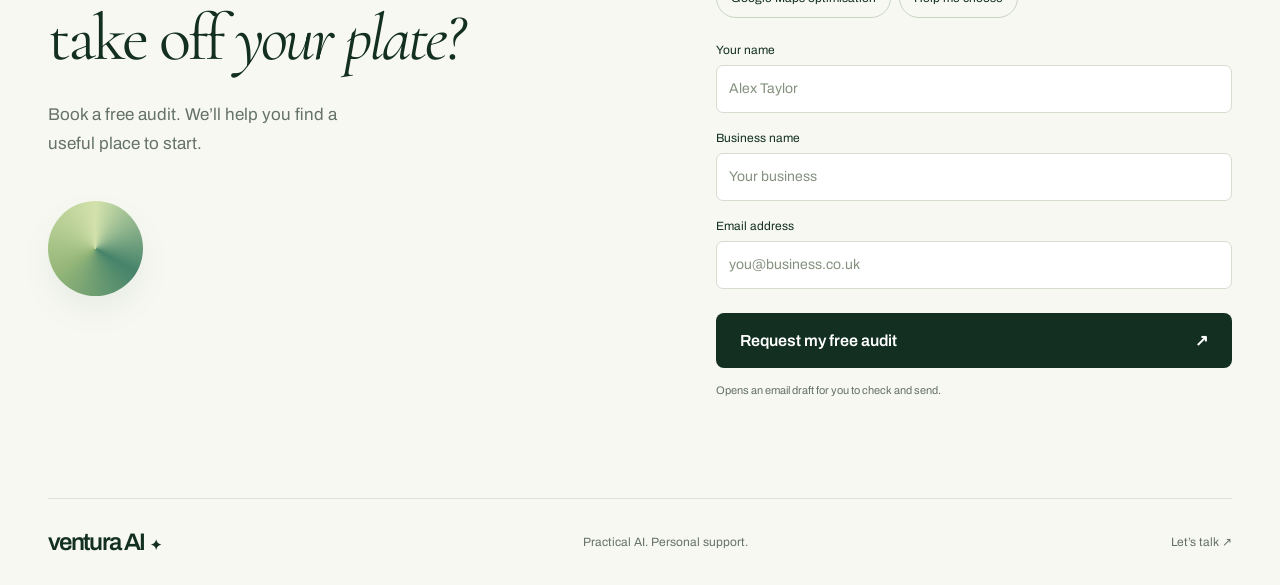
<file: preview/index.html>
<!doctype html>
<html lang="en-GB"><head><meta name="robots" content="noindex,nofollow"><meta charset="utf-8"><meta name="viewport" content="width=device-width,initial-scale=1"><title>Ventura AI | More leads. Less busywork.</title><meta name="description" content="AI for small businesses. Lead generation, admin automation, AI receptionists, websites and Google Maps optimisation. Start with a free audit."><meta name="theme-color" content="#102c20"><link rel="icon" href="assets/ventura-ai-icon.svg"><link rel="preconnect" href="https://fonts.googleapis.com"><link rel="preconnect" href="https://fonts.gstatic.com" crossorigin><link href="https://fonts.googleapis.com/css2?family=Archivo:wght@400;500;600;700&family=Cormorant+Garamond:wght@400;500&display=swap" rel="stylesheet"><link rel="stylesheet" href="style.css"><script src="hero-gradient.js" defer></script><script src="app.js" defer></script></head>
<body data-gradient="green"><a class="skip" href="#services">Skip to services</a>
<main><div class="hero" id="top"><div class="hero-wash" aria-hidden="true"></div><header class="wrap"><a class="brand" href="#top" aria-label="Ventura AI home"><svg viewBox="165 235 1740 290" aria-hidden="true"><defs><mask id="logo" maskUnits="userSpaceOnUse" x="0" y="0" width="2056" height="765" style="mask-type:luminance"><image href="assets/ventura-ai-logo.png" width="2056" height="765"/></mask></defs><rect width="2056" height="765" fill="currentColor" mask="url(#logo)"/></svg></a><nav aria-label="Main navigation"><a href="#services">What we do</a><a href="#how">How it works</a></nav><a class="button small light" href="#audit">Free audit <span>↗</span></a></header>
<section class="hero-layout wrap" aria-labelledby="hero-title"><div class="hero-copy"><p class="eyebrow"><i></i> AI for small businesses</p><h1 id="hero-title">More leads.<br>Less <em>busywork.</em></h1><p class="intro">Get found. Answer customers.<br>Take the admin off your plate.</p><div class="actions"><a class="button light" href="#audit">Book a free audit <span>↗</span></a><a class="text-link" href="#services">See what we do <span>↓</span></a></div><p class="hero-footnote">Simple tools. Set up around your business.</p></div>
<div class="hero-demo" aria-label="An illustration of enquiries turning into organised work"><div class="orbit-line" aria-hidden="true"></div><div class="orb-shell" aria-hidden="true"><div class="orb-inner"><div class="orb-colour"></div></div><div class="orb-shine"></div></div><div class="float-label label-one"><span class="mini-icon">↗</span><span>New enquiry<strong>Ready to follow up</strong></span><b>✓</b></div><div class="float-label label-two"><span class="mini-icon">⌁</span><span>Call answered<strong>Details captured</strong></span><b>✓</b></div><div class="float-label label-three"><span class="mini-icon">✓</span><span>Admin sorted<strong>Over to you</strong></span></div><p class="demo-caption">A little help. A lot more headspace.</p></div></section></div>
<section class="services wrap" id="services" aria-labelledby="services-title"><div class="section-heading reveal"><div><p class="eyebrow">What we do</p><h2 id="services-title">Five ways to<br>make work <em>easier.</em></h2></div><p>Pick what your business needs.<br>We’ll help you start there.</p></div><div class="service-grid">
<article class="service-card reveal" id="leads"><div class="card-top"><span>01 / Lead generation</span><span aria-hidden="true">↗</span></div><div class="service-art lead-art" aria-hidden="true"><div class="lead-orbit"></div><div class="lead-orbit second"></div><span class="lead-person p1">＋</span><span class="lead-person p2">＋</span><span class="lead-person p3">＋</span><div class="lead-target">↗</div><div class="art-pill">Enquiry → Follow up</div></div><h3>More conversations.<br>More opportunities.</h3><p>Find potential customers and keep your follow ups moving.</p><button class="detail-toggle" aria-expanded="false" aria-controls="detail-leads">What’s included <span>＋</span></button><div id="detail-leads" class="service-detail" hidden><p>AI assisted research, lead capture and follow ups. Built around the customers you want to reach.</p><a href="#audit" data-interest="Lead generation">Talk about leads ↗</a></div></article>
<article class="service-card reveal" id="admin"><div class="card-top"><span>02 / Admin automation</span><span aria-hidden="true">↗</span></div><div class="service-art admin-art" aria-hidden="true"><div class="task t1"><i>✓</i><span>Enquiry organised</span></div><div class="task t2"><i>✓</i><span>Reply prepared</span></div><div class="task t3"><i>✓</i><span>Task ready to check</span></div></div><h3>Less copying.<br>More getting done.</h3><p>Let AI organise requests, prepare replies and handle repeat tasks.</p><button class="detail-toggle" aria-expanded="false" aria-controls="detail-admin">What’s included <span>＋</span></button><div id="detail-admin" class="service-detail" hidden><p>Connect the tools you use. Turn messages into tasks and prepare updates, with checks where you need them.</p><a href="#audit" data-interest="Less admin">Talk about admin ↗</a></div></article>
<article class="service-card reveal" id="reception"><div class="card-top"><span>03 / AI receptionist</span><span aria-hidden="true">↗</span></div><div class="service-art voice-art" aria-hidden="true"><div class="voice-halo"></div><div class="wave"><i style="--i:0"></i><i style="--i:1"></i><i style="--i:2"></i><i style="--i:3"></i><i style="--i:4"></i><i style="--i:5"></i><i style="--i:6"></i><i style="--i:7"></i><i style="--i:8"></i><i style="--i:9"></i><i style="--i:10"></i><i style="--i:11"></i><i style="--i:12"></i><i style="--i:13"></i><i style="--i:14"></i><i style="--i:15"></i><i style="--i:16"></i></div><div class="art-pill"><i class="live-dot"></i> Hello. How can I help?</div></div><h3>A warm welcome.<br>Even when you’re busy.</h3><p>Answer calls, handle common questions and take the details.</p><button class="detail-toggle" aria-expanded="false" aria-controls="detail-reception">What’s included <span>＋</span></button><div id="detail-reception" class="service-detail" hidden><p>An AI receptionist set up with your business information. Capture enquiries and pass calls to your team when needed.</p><a href="#audit" data-interest="AI receptionist">Talk about calls ↗</a></div></article>
<article class="service-card wide reveal" id="websites"><div class="card-top"><span>04 / Website creation</span><span aria-hidden="true">↗</span></div><div class="service-art web-art" aria-hidden="true"><div class="browser-demo"><div class="browser-bar"><i></i><i></i><i></i><span>your business</span></div><div class="browser-content"><div><div class="skeleton short"></div><div class="skeleton"></div><div class="tiny-button">Let’s talk ↗</div></div><div class="web-orb"></div></div><div class="browser-tiles"><i></i><i></i><i></i></div></div><div class="phone-demo"><i></i><b></b><span></span></div></div><h3>A website that<br>gets to the point.</h3><p>Look professional. Explain what you do. Make it easy to enquire.</p><button class="detail-toggle" aria-expanded="false" aria-controls="detail-websites">What’s included <span>＋</span></button><div id="detail-websites" class="service-detail" hidden><p>Clear copy, thoughtful design and a site that works on phones. AI tools help us build and refine it around your business.</p><a href="#audit" data-interest="Website creation">Talk about your website ↗</a></div></article>
<article class="service-card wide reveal" id="maps"><div class="card-top"><span>05 / Google Maps optimisation</span><span aria-hidden="true">↗</span></div><div class="service-art map-art" aria-hidden="true"><div class="map-grid"></div><div class="map-ripple r1"></div><div class="map-ripple r2"></div><div class="map-pin"><span>✦</span></div><div class="art-pill">Your business. Easier to find.</div></div><h3>Show up locally.<br>Make the right impression.</h3><p>Help nearby customers find your business and choose you.</p><button class="detail-toggle" aria-expanded="false" aria-controls="detail-maps">What’s included <span>＋</span></button><div id="detail-maps" class="service-detail" hidden><p>Improve your Google Business Profile with clear information, helpful updates and AI assisted review replies. Search positions can vary.</p><a href="#audit" data-interest="Google Maps optimisation">Talk about local visibility ↗</a></div></article>
</div><div class="services-cta reveal"><p>Not sure where to start? That’s what the audit is for.</p><a class="button dark" href="#audit">Book a free audit <span>↗</span></a></div></section>
<section class="how" id="how"><div class="wrap"><div class="section-heading reveal"><div><p class="eyebrow">How it works</p><h2>One useful change.<br>Then the <em>next.</em></h2></div><p>We explain it clearly.<br>You decide what goes ahead.</p></div><ol class="steps"><li class="reveal"><span>01</span><h3>Tell us what’s slowing you down.</h3><p>We look at your business in a free audit.</p></li><li class="reveal"><span>02</span><h3>Get a clear plan.</h3><p>Know what we’ll build and what it costs.</p></li><li class="reveal"><span>03</span><h3>We set it up.</h3><p>We build it, test it and show you how it works.</p></li></ol></div></section>
<section class="audit wrap" id="audit"><div class="audit-copy reveal"><p class="eyebrow">Let’s make it simpler</p><h2>What could we<br>take off <em>your plate?</em></h2><p>Book a free audit. We’ll help you find a useful place to start.</p><div class="audit-orb" aria-hidden="true"></div></div><form id="audit-form" class="reveal"><fieldset><legend>What would help most?</legend><div class="interest-options"><label><input type="checkbox" name="service" value="Lead generation"><span>Lead generation</span></label><label><input type="checkbox" name="service" value="Less admin"><span>Less admin</span></label><label><input type="checkbox" name="service" value="AI receptionist"><span>AI receptionist</span></label><label><input type="checkbox" name="service" value="Website creation"><span>Website creation</span></label><label><input type="checkbox" name="service" value="Google Maps optimisation"><span>Google Maps optimisation</span></label><label><input type="checkbox" name="service" value="Help me choose"><span>Help me choose</span></label></div></fieldset><label class="field">Your name<input name="name" autocomplete="name" required placeholder="Alex Taylor"></label><label class="field">Business name<input name="business" autocomplete="organization" required placeholder="Your business"></label><label class="field">Email address<input name="email" type="email" autocomplete="email" required placeholder="you@business.co.uk"></label><button class="button dark" type="submit">Request my free audit <span>↗</span></button><p class="form-note" id="form-note" role="status">Opens an email draft for you to check and send.</p></form></section>
<footer class="wrap"><a class="footer-name" href="#top">ventura AI<span>✦</span></a><span>Practical AI. Personal support.</span><a href="mailto:hello@venturasolutions.co.uk">Let’s talk ↗</a></footer></main></body></html>
</file>
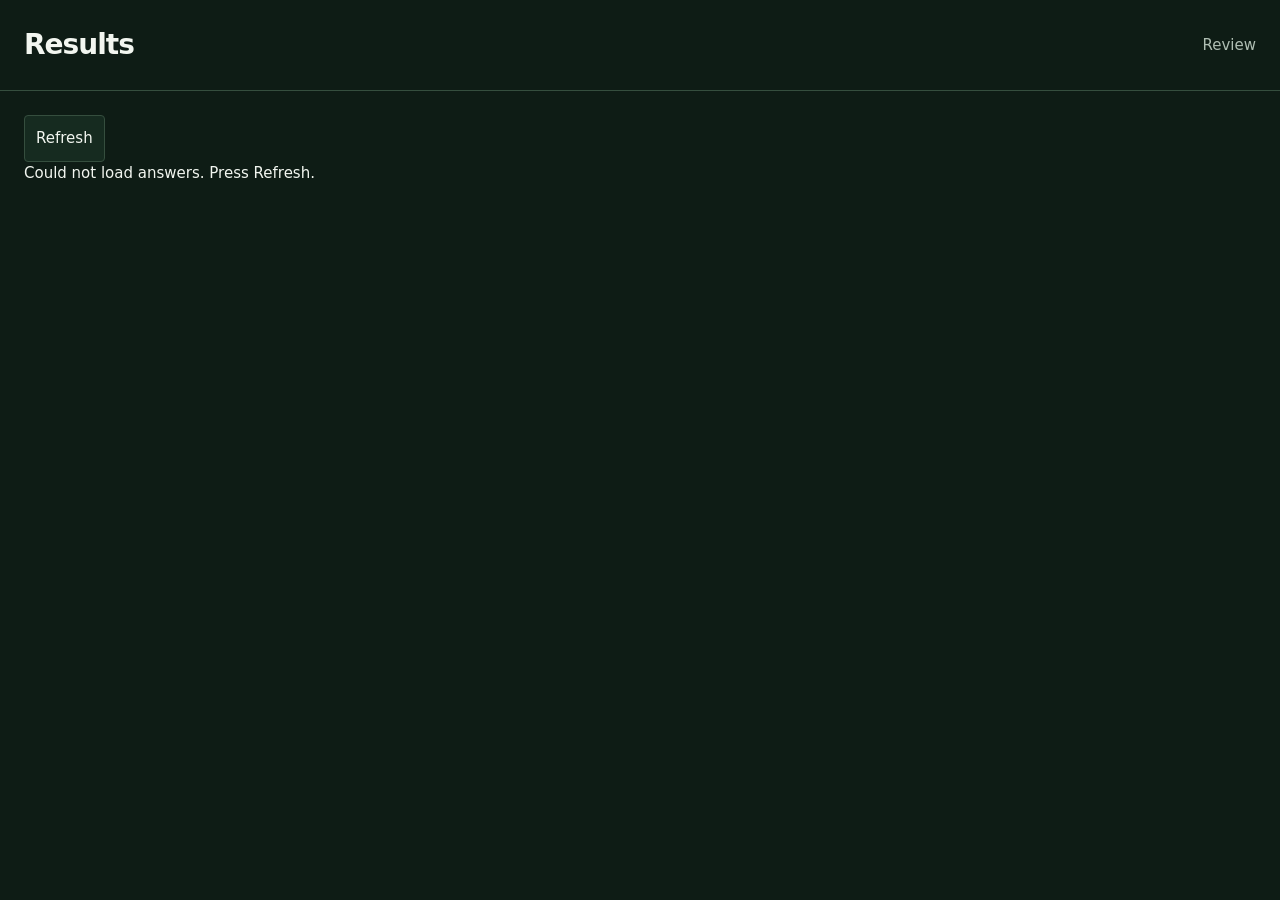
<file: results.html>
<!doctype html><html lang="en"><head><meta charset="utf-8"><meta name="viewport" content="width=device-width,initial-scale=1"><meta name="robots" content="noindex,nofollow"><title>PaulQC results</title><link rel="stylesheet" href="style.css?v=simple-1"><link rel="icon" href="favicon.svg"></head><body><header><h1>Results</h1><nav><a href="index.html">Review</a></nav></header><main class="results"><button id="refresh">Refresh</button><div id="out" aria-live="polite">Loading…</div></main><script src="config.js"></script><script>
const esc=s=>String(s??'').replace(/[&<>"']/g,c=>({'&':'&amp;','<':'&lt;','>':'&gt;','"':'&quot;',"'":'&#39;'}[c]));
async function load(){try{let [r,m]=await Promise.all([fetch(CONFIG.store+'?t='+Date.now(),{cache:'no-store'}),fetch('manifest.json?v=simple-1')]);if(!r.ok)throw Error();let data=await r.json(),manifest=await m.json(),ids=manifest.items.flatMap(i=>i.variants.filter(v=>!v.reference).map(v=>v.id));let subs=(data.submissions||[]).sort((a,b)=>new Date(b.ts)-new Date(a.ts));let totals=Object.fromEntries(ids.map(id=>[id,{K:0,F:0,X:0}]));let people=subs.map(s=>{let rows=ids.map(id=>{let n=(s.ids||[]).indexOf(id),v=n<0?'-':s.answers[n],note=s.notes?.[id]||'';if(note.trim()&&v!=='X')v='F';if(totals[id][v]!==undefined)totals[id][v]++;return '<tr><td>'+esc(id)+'</td><td>'+({K:'Keep',F:'Flag',X:'Kill'}[v]||'—')+'</td><td class="result-note">'+esc(note)+'</td></tr>'}).join('');return '<section class="person"><h2>'+esc(s.name)+'</h2><p class="muted">'+esc(new Date(s.ts).toLocaleString('en-GB'))+'</p><table><thead><tr><th>Item</th><th>Verdict</th><th>Notes</th></tr></thead><tbody>'+rows+'</tbody></table>'+(s.overall?'<p class="result-note">'+esc(s.overall)+'</p>':'')+'</section>'}).join('');document.querySelector('#out').innerHTML='<h2>Totals · '+subs.length+' people</h2><table><thead><tr><th>Item</th><th>Keep</th><th>Flag</th><th>Kill</th></tr></thead><tbody>'+ids.map(id=>'<tr><td>'+esc(id)+'</td><td>'+totals[id].K+'</td><td>'+totals[id].F+'</td><td>'+totals[id].X+'</td></tr>').join('')+'</tbody></table>'+people}catch(e){document.querySelector('#out').textContent='Could not load answers. Press Refresh.'}}
document.querySelector('#refresh').onclick=load;load();</script></body></html>
</file>
<file: style.css>
:root{--bg:#0e1c15;--fg:#f2f6f0;--panel:#162b20;--line:#354e3e;--mut:#afbeb3;--accent:#b4d88a;--amber:#ffc866}*{box-sizing:border-box}body{margin:0;background:var(--bg);color:var(--fg);font:15px/1.5 system-ui,sans-serif}a{color:inherit}header,main,footer{max-width:1320px;margin:auto;padding:24px}header{display:flex;gap:20px;align-items:center;justify-content:space-between;border-bottom:1px solid var(--line)}h1{font-size:28px;letter-spacing:-1px;margin:0}nav{display:flex;gap:18px;flex-wrap:wrap}nav a{text-decoration:none;color:var(--mut)}nav a[aria-current]{color:var(--fg)}button,select,input,textarea{font:inherit;color:var(--fg);background:var(--panel);border:1px solid var(--line);border-radius:4px;padding:11px}button{cursor:pointer}button:hover,a:hover{filter:brightness(1.2)}button:focus-visible,a:focus-visible,input:focus-visible,textarea:focus-visible{outline:2px solid var(--accent);outline-offset:3px}.toolbar{display:flex;gap:10px;flex-wrap:wrap;align-items:center;margin:0 0 24px}.toolbar input{flex:1;min-width:180px}.grid{display:grid;grid-template-columns:repeat(3,minmax(0,1fr));gap:28px 20px}.item{min-width:0;border-top:1px solid var(--line);padding-top:12px}.number{font-size:12px;color:var(--mut);display:flex;justify-content:space-between;margin-bottom:10px}.variants{display:grid;grid-template-columns:repeat(var(--cols,1),minmax(0,1fr));gap:16px}.variant{min-width:0}.variant img,.variant video{width:100%;height:auto;display:block;background:#080d16}.variant video{aspect-ratio:var(--ratio,9/16);object-fit:contain}.variant .label{font-size:12px;color:var(--mut);margin:8px 0}.controls{display:flex;gap:7px;margin-top:10px}.controls button{flex:1;padding:11px 2px}.controls [aria-pressed=true]{background:var(--fg);color:var(--bg);border-color:var(--fg)}textarea{width:100%;resize:vertical;margin-top:8px;min-height:46px}.has-note{border-color:var(--amber)}.source{font-size:12px;color:var(--mut);display:flex;gap:14px;margin:8px 0}.pager{display:flex;justify-content:center;gap:16px;align-items:center;margin:30px 0}.submit{margin-top:48px;border-top:1px solid var(--line);padding-top:24px}.submit h2{font-size:17px;font-weight:500}.submit textarea{min-height:100px}.send-row{display:flex;gap:10px;margin-top:12px;flex-wrap:wrap}.send-row input{flex:1}#send{background:var(--accent);border-color:var(--accent);color:var(--bg);font-weight:650}.status{min-height:25px;font-size:13px;color:var(--mut)}.badge{display:inline-block;font-size:11px;border:1px solid var(--line);padding:3px 7px;margin-right:5px;color:var(--mut)}.analysis{font-size:14px}.analysis h2{font-size:18px;margin-bottom:8px}.analysis p{color:#ccd4df}.research{max-width:900px}.research h2{margin-top:40px}.research p,.research li{color:#d3dae3}.research .lead{font-size:28px;line-height:1.3;color:var(--fg)}.research .shirt{max-width:450px;width:100%;height:auto;float:right;margin:0 0 25px 30px}.research table,.results table{width:100%;border-collapse:collapse;margin:20px 0;font-size:14px}.research th,.research td,.results td,.results th{text-align:left;padding:12px;border-bottom:1px solid var(--line);vertical-align:top}.result-note{color:var(--amber);white-space:pre-wrap}.person{margin:35px 0}.muted{color:var(--mut)}.error{color:var(--amber)}.empty{padding:40px;border:1px solid var(--line)}footer{font-size:12px;color:var(--mut);border-top:1px solid var(--line)}[hidden]{display:none!important}@media(min-width:900px){.item:has(.variants[style*="--cols:2"]){grid-column:span 2}.item:has(.variants[style*="--cols:3"]){grid-column:span 3}}@media(max-width:800px){.grid{grid-template-columns:repeat(2,minmax(0,1fr))}header{align-items:flex-start}nav{font-size:13px;gap:10px}.research .shirt{float:none;margin:0}}@media(max-width:560px){.grid,.variants{grid-template-columns:1fr}header,main,footer{padding:18px}header{display:block}nav{margin-top:14px}.toolbar>*{width:100%}.send-row>*{width:100%}h1{font-size:25px}.research table{font-size:12px}.research td,.research th{padding:8px}.research .lead{font-size:23px}}

.grid { display: block; }
.item { margin-bottom: 48px; }

.motion-actions { display:flex; margin-bottom:16px; }
</file>
<file: original/ventura-ai/css/style.css>
:root{--ink:#16191d;--muted:#5e6570;--line:#e2e6ed;--paper:#fff;--mist:#f5f7fb;--blue:#dcecfb;--lilac:#e8e4ff;--accent:#4b46a4;--green:#2e6b51;--body:'Archivo',Arial,sans-serif;--brand:'Cormorant Garamond',Georgia,serif}*{box-sizing:border-box}html{scroll-behavior:smooth;scroll-padding-top:30px}body{margin:0;color:var(--ink);font:16px/1.6 var(--body);background:var(--paper);-webkit-font-smoothing:antialiased}a{color:inherit;text-decoration:none}button,input,textarea{font:inherit}button,a,input,textarea,summary{-webkit-tap-highlight-color:transparent}button,a,summary{touch-action:manipulation}button{cursor:pointer}button:disabled{cursor:default}a:focus-visible,button:focus-visible,summary:focus-visible,input:focus-visible,textarea:focus-visible,[tabindex]:focus-visible{outline:3px solid #7667df;outline-offset:5px}h1,h2,h3,p{margin:0}h1,h2,h3{line-height:1.07;font-weight:650;letter-spacing:-.045em}.wrap{width:min(1136px,calc(100% - 64px));margin-inline:auto}.skip{position:fixed;top:-100px;left:16px;padding:10px;background:white;z-index:100}.skip:focus{top:12px}.header{position:relative;z-index:2;display:flex;align-items:center;justify-content:space-between;height:100px;gap:24px}.brand{display:flex;align-items:center;gap:10px;flex-shrink:0}.brand>span{font:600 29px/.84 var(--brand);letter-spacing:-.045em}.brand small{display:block;font:500 9px/1 var(--body);text-transform:uppercase;letter-spacing:.22em;margin-top:8px;margin-left:2px}.header nav{display:flex;gap:30px;font-size:13px;color:var(--muted)}.header nav a{padding-block:10px}.header nav a:hover,.text-link:hover{color:var(--accent)}.button{display:inline-flex;align-items:center;justify-content:center;gap:20px;border:1px solid var(--ink);background:var(--ink);color:white;border-radius:100px;padding:15px 24px;font-size:14px;font-weight:600;min-height:50px;transition:transform .2s,background .2s}.button:hover{background:#303640;transform:translateY(-2px)}.button:active{transform:translateY(0)}.button.small{padding:10px 19px;min-height:44px;font-size:12px}.button.secondary{background:#ffffffa8;border-color:#dfe3eb;color:var(--ink)}.button.secondary:hover{background:#fff}.hero{position:relative;padding:52px 0 26px}.hero-wash{position:absolute;top:-100px;left:0;right:0;height:800px;z-index:-1;background:radial-gradient(ellipse at 14% 15%,#ddecfa 0,transparent 48%),radial-gradient(ellipse at 86% 10%,#e9e2fc 0,transparent 47%),linear-gradient(#f8f9ff,#fff);overflow:hidden}.hero-wash:after{content:'';position:absolute;inset:0;background-image:linear-gradient(#b5b9d91a 1px,transparent 1px),linear-gradient(90deg,#b5b9d91a 1px,transparent 1px);background-size:68px 68px;mask-image:linear-gradient(black,transparent)}.hero-copy{text-align:center}.eyebrow{font-size:12px;letter-spacing:.035em;font-weight:500;color:var(--muted);display:flex;align-items:center;gap:8px;margin-bottom:24px}.hero .eyebrow{justify-content:center}.dot{display:inline-block;width:6px;height:6px;background:var(--green);border-radius:50%;flex-shrink:0}.hero h1{font-size:clamp(46px,5.7vw,76px);font-weight:750;line-height:1.045;max-width:1000px;margin-inline:auto;letter-spacing:-.06em}.hero h1>span{color:#757b88}.intro{max-width:555px;margin:26px auto 0;font-size:17px;line-height:1.65;color:var(--muted)}.actions{display:flex;justify-content:center;gap:12px;margin-top:30px}.micro{font-size:12px;color:var(--muted);margin-top:16px}.demo-wrap{margin-top:56px;scroll-margin-top:25px}.demo-label{display:flex;justify-content:space-between;align-items:center;font-size:12px;font-weight:500;margin:0 6px 12px;color:var(--muted)}.example-label{font-size:10px;font-weight:450;letter-spacing:.025em;color:var(--muted)}.demo{display:grid;grid-template-columns:264px 1fr;background:#fff;border:1px solid #dbe0e9;border-radius:18px;box-shadow:0 18px 65px #3338580d,0 4px 8px #33385803;overflow:hidden;text-align:left}.demo-sidebar{background:#f4f5f9;padding:27px 18px;display:flex;flex-direction:column;border-right:1px solid var(--line)}.workspace-title{display:flex;align-items:center;gap:10px;font-size:13px;font-weight:600;margin-bottom:30px}.workspace-icon,.ventura-icon{display:grid;place-items:center;border-radius:7px;width:25px;height:25px;background:var(--ink);color:white;font:600 18px var(--brand)}.sidebar-caption{font-size:10px;color:var(--muted);margin:0 10px 9px}.case-tabs{display:flex;flex-direction:column;gap:7px}.case-tabs button{display:flex;align-items:flex-start;gap:12px;text-align:left;border:1px solid transparent;border-radius:8px;padding:12px 10px;background:transparent;color:var(--muted);font-size:12px;line-height:1.45}.case-tabs button>span:first-child{font-size:17px;line-height:1.2;width:15px}.case-tabs button small{display:block;font-size:10px;font-weight:400;margin-top:4px;color:var(--muted)}.case-tabs button[aria-selected=true]{background:white;color:var(--ink);border-color:var(--line);font-weight:600;box-shadow:0 3px 8px #1c234205}.case-tabs button:hover{background:#fff}.sidebar-note{font-size:10px;display:flex;align-items:center;gap:7px;margin-top:auto;padding:30px 6px 0}.demo-top{display:flex;justify-content:space-between;align-items:center;gap:12px;padding:18px 26px;border-bottom:1px solid var(--line);font-size:12px}.demo-body{padding:25px 26px 22px}.request{display:flex;gap:13px;max-width:580px;font-size:13px;line-height:1.65}.avatar{flex-shrink:0;width:29px;height:29px;border-radius:50%;background:#eaf0f7;color:#5b6679;display:grid;place-items:center}.message-label{font-size:10px;color:var(--muted);display:block;margin-bottom:5px}.system-result{margin:22px 0 16px 42px;border:1px solid var(--line);border-radius:10px;overflow:hidden}.result-title{display:flex;align-items:center;gap:9px;padding:14px;font-size:11px;background:#fcfcfe}.ventura-icon{width:20px;height:20px;font-size:15px}.status{margin-left:auto;font-size:9px;white-space:nowrap;color:#62562d;background:#faf3dc;border:1px solid #ebe0bf;border-radius:20px;padding:3px 7px}.status.complete{background:#edf6f0;border-color:#d1e5d8;color:var(--green)}.detail-grid{margin:0;padding:0 14px}.detail-grid>div{display:grid;grid-template-columns:108px 1fr;gap:12px;padding:10px 0;border-top:1px solid #edf0f5;font-size:11px;line-height:1.45}.detail-grid dt{color:var(--muted)}.detail-grid dd{margin:0}.check-note{padding:10px 14px;font-size:10px;color:#57518a;background:#f4f2fc}.demo-bottom{display:flex;align-items:center;gap:20px;justify-content:space-between;margin-left:42px}.demo-bottom p{font-size:11px;line-height:1.6;color:var(--muted);max-width:300px}.demo-button{font-size:11px;white-space:nowrap;padding:10px 12px;border:1px solid #dce1ea;border-radius:7px;background:white;color:var(--ink)}.demo-button:hover{background:var(--mist)}.demo-button span{margin-left:7px}.progress{display:flex;list-style:none;margin:0;padding:15px 26px;border-top:1px solid var(--line);gap:26px;font-size:10px;color:#727885;background:#fafbfe}.progress li{display:flex;align-items:center;gap:7px}.progress li:before{content:'';width:5px;height:5px;border:1px solid #99a1b0;border-radius:50%}.progress .done:before{background:var(--green);border-color:var(--green)}.progress .active{color:var(--accent);font-weight:600}.progress .active:before{background:var(--accent);border-color:var(--accent);box-shadow:0 0 0 3px #e9e5ff}.demo-disclaimer{text-align:center;color:var(--muted);font-size:10px;line-height:1.6;margin-top:14px}.section{padding-block:100px}.section-heading h2{font-size:clamp(32px,3.8vw,48px);font-weight:650}.section-heading>p:last-child:not(.eyebrow){max-width:510px;margin-top:22px;color:var(--muted);font-size:15px}.section-heading .eyebrow{margin-bottom:18px}.benefit-grid{display:grid;grid-template-columns:repeat(3,1fr);gap:60px;margin-top:55px}.line-icon{font-size:24px;width:44px;height:44px;display:grid;place-items:center;border:1px solid var(--line);border-radius:10px;margin-bottom:24px;color:#57548c}.benefit-grid h3{font-size:22px;letter-spacing:-.035em;margin-bottom:14px}.benefit-grid p{font-size:14px;color:var(--muted);line-height:1.8}.offer-section{background:var(--mist);border-block:1px solid #edf0f5}.centred{text-align:center}.centred .eyebrow{justify-content:center}.centred>p:last-child{margin-inline:auto}.offer-grid{display:grid;grid-template-columns:1fr 1fr;gap:20px;max-width:914px;margin:44px auto 0}.offer-card{padding:32px;border-radius:16px;border:1px solid #dbe0e8;background:white;display:flex;flex-direction:column}.primary-offer{border-color:#aca3db;box-shadow:0 5px 22px #67599c08}.pill{font-size:10px;color:#50439a;background:#eeebfc;padding:5px 9px;border-radius:6px;width:max-content;margin-bottom:24px;font-weight:600}.quiet-pill{background:#f1f3f6;color:var(--muted)}.offer-card h3{font-size:28px;letter-spacing:-.04em}.offer-summary{color:var(--muted);font-size:14px;margin-top:15px;max-width:315px}.checklist{list-style:none;padding:0;margin:28px 0 34px;font-size:13px;display:grid;gap:12px}.checklist li{display:flex;gap:10px;align-items:flex-start}.checklist li:before{content:'✓';color:var(--green)}.offer-footer{border-top:1px solid var(--line);padding-top:24px;margin-top:auto}.offer-footer>strong{font-size:15px;font-weight:600}.offer-footer p{font-size:12px;color:var(--muted);margin:8px 0 24px;max-width:330px}.offer-footer .button{font-size:12px;min-height:46px}.text-link{display:inline-flex;gap:14px;align-items:center;font-size:12px;font-weight:600;min-height:46px}.process{display:grid;grid-template-columns:1.05fr 1fr;gap:90px;border-bottom:1px solid var(--line)}.process .section-heading h2{font-size:40px}.process-list{list-style:none;margin:0;padding:0;display:grid;gap:28px}.process-list li{display:flex;gap:20px}.step-number{flex-shrink:0;display:grid;place-items:center;width:30px;height:30px;border:1px solid var(--line);border-radius:50%;font-size:12px}.process-list h3{font-size:18px;line-height:1.3;letter-spacing:-.02em;margin:4px 0 10px}.process-list p{font-size:13px;color:var(--muted);line-height:1.8}.faq-section{display:grid;grid-template-columns:1fr 1.6fr;gap:80px}.faqs details{border-bottom:1px solid var(--line)}.faqs details:first-child{border-top:1px solid var(--line)}.faqs summary{cursor:pointer;list-style:none;display:flex;justify-content:space-between;gap:20px;padding:23px 0;font-size:14px;font-weight:500}.faqs summary::-webkit-details-marker{display:none}.faqs summary>span{font-size:20px;font-weight:400;line-height:1}.faqs details[open] summary>span{transform:rotate(45deg)}.faqs details p{font-size:13px;color:var(--muted);padding:0 35px 24px 0;line-height:1.85}.contact-section{padding:75px 0;background:linear-gradient(120deg,#edf3fb,#f3effd);border-block:1px solid #e4e8f0}.contact-layout{display:grid;grid-template-columns:1.1fr 1fr;gap:105px;align-items:center}.contact-layout h2{font-size:clamp(36px,4vw,51px)}.contact-layout>div>p:not(.eyebrow){font-size:14px;color:var(--muted);max-width:385px;margin-top:23px}.contact-layout .contact-note{font-size:12px!important}.contact-layout form{background:white;border:1px solid var(--line);border-radius:14px;padding:28px}.contact-layout label{font-size:12px;display:block;margin-bottom:8px;font-weight:500}.contact-layout input,.contact-layout textarea{width:100%;padding:12px;border:1px solid #d5dbe4;border-radius:6px;color:var(--ink);background:#fcfdff;margin:0 0 19px;font-size:12px;line-height:1.6}.contact-layout textarea{resize:vertical;min-height:100px}.contact-layout ::placeholder{color:#727986;opacity:1}.contact-layout .button{width:100%;font-size:12px;min-height:46px}.form-note{font-size:10px;color:var(--muted);margin-top:11px;text-align:center}#email-fallback{border-top:1px solid var(--line);margin-top:18px;padding-top:16px;font-size:12px;overflow-wrap:anywhere}#email-fallback a{text-decoration:underline}.copy-button{border:1px solid var(--line);background:var(--mist);padding:8px 12px;border-radius:6px;margin-top:10px;font-size:12px}#copy-status{margin-top:7px;color:var(--green)}.footer{display:flex;align-items:center;gap:30px;padding-block:37px;flex-wrap:wrap}.footer .brand>span{font-size:26px}.footer p{font-size:11px;color:var(--muted)}.footer>a:not(.brand){font-size:11px;margin-left:auto}.copyright{font-size:10px;color:var(--muted);width:100%;border-top:1px solid var(--line);padding-top:20px}.demo [hidden],form [hidden]{display:none!important}
@media(min-width:1500px){.hero{padding-top:75px}.hero h1{font-size:82px}.hero-copy{padding-bottom:10px}}
@media(max-width:1000px){.demo{grid-template-columns:230px 1fr}.demo-sidebar{padding-inline:12px}.demo-main{min-width:0}.demo-body{padding:20px}.system-result{margin-left:0}.demo-bottom{margin-left:0;flex-wrap:wrap;gap:12px}.result-title{flex-wrap:wrap}.status{margin-left:0}.progress{gap:16px;padding-inline:20px;flex-wrap:wrap}.benefit-grid{gap:30px}.process,.faq-section{gap:45px}.contact-layout{gap:40px}.hero h1{font-size:61px}.process .section-heading h2{font-size:34px}}
@media(max-width:760px){.wrap{width:calc(100% - 40px)}.header{height:82px;gap:15px}.header nav{display:none}.header .brand>span{font-size:26px}.header .button{padding-inline:15px}.hero{padding-top:38px}.hero h1{font-size:clamp(42px,8.6vw,61px);letter-spacing:-.055em}.hero .eyebrow{font-size:10px;margin-bottom:20px}.intro{font-size:15px;max-width:460px;margin-top:23px}.actions{gap:9px;margin-top:25px;flex-wrap:wrap}.actions .button{font-size:12px;padding:13px 18px;min-height:47px}.micro{font-size:10px}.demo-wrap{margin-top:39px}.demo-label{font-size:10px;margin-inline:2px}.demo{grid-template-columns:1fr;border-radius:12px}.demo-sidebar{padding:16px 13px 12px;border-right:0;border-bottom:1px solid var(--line)}.workspace-title{margin:0 0 15px;font-size:11px}.workspace-icon{width:22px;height:22px;font-size:16px}.sidebar-caption,.sidebar-note{display:none}.case-tabs{flex-direction:row;gap:6px}.case-tabs button{flex:1;padding:9px 6px;gap:5px;font-size:10px;align-items:center;line-height:1.4;min-height:50px}.case-tabs button small{display:none}.case-tabs button>span:first-child{font-size:14px;width:12px;flex-shrink:0}.demo-top{padding:14px 16px;font-size:11px}.demo-top .example-label{font-size:9px}.demo-body{padding:19px 16px}.request{font-size:12px;gap:9px}.avatar{width:25px;height:25px}.system-result{margin-top:18px}.result-title{font-size:10px;padding:12px;gap:7px}.status{font-size:8px;margin-left:auto}.detail-grid{padding-inline:12px}.detail-grid>div{grid-template-columns:85px 1fr;font-size:10px;gap:10px}.check-note{font-size:9px;padding-inline:12px}.demo-bottom{display:block}.demo-bottom p{max-width:none;font-size:10px}.demo-button{width:100%;min-height:44px;margin-top:13px}.progress{justify-content:space-between;gap:10px;padding:14px 16px;font-size:8px}.progress li{gap:4px}.demo-disclaimer{font-size:9px;margin:12px 8px 0}.section{padding-block:65px}.section-heading h2{font-size:34px}.section-heading>p:last-child:not(.eyebrow){font-size:14px;margin-top:18px}.section-heading .eyebrow{font-size:10px;margin-bottom:16px}.benefit-grid{grid-template-columns:1fr;gap:28px;margin-top:32px}.benefit-grid article{padding-left:64px;position:relative;min-height:65px}.line-icon{position:absolute;left:0;top:0}.benefit-grid h3{font-size:20px;margin-bottom:9px}.benefit-grid p{font-size:13px}.offer-grid{grid-template-columns:1fr;margin-top:30px;gap:16px}.offer-card{padding:26px}.offer-card h3{font-size:27px}.offer-summary{font-size:13px}.pill{margin-bottom:20px}.checklist{font-size:12px;gap:10px;margin-block:23px 27px}.offer-footer .button{width:100%}.process,.faq-section{grid-template-columns:1fr;gap:32px}.process .section-heading h2{font-size:32px}.process-list{gap:24px}.faq-section .section-heading>p:last-child{margin-top:13px}.faqs summary{font-size:13px;padding-block:21px}.faqs details p{font-size:12px}.contact-section{padding-block:55px}.contact-layout{grid-template-columns:1fr;gap:30px}.contact-layout h2{font-size:39px}.contact-layout .eyebrow{font-size:10px;margin-bottom:18px}.contact-layout>div>p:not(.eyebrow){font-size:13px;max-width:none;margin-top:18px}.contact-layout form{padding:22px}.contact-layout input,.contact-layout textarea{font-size:16px}.contact-layout input::placeholder,.contact-layout textarea::placeholder{font-size:12px}.footer{gap:22px;padding-block:30px}.footer p{font-size:10px;margin-left:auto}.footer>a:not(.brand){width:100%;margin-left:0}.copyright{padding-top:18px}}
@media(prefers-reduced-motion:reduce){html{scroll-behavior:auto}*,*:before,*:after{animation:none!important;transition:none!important}}

/* Forest, jade and warm white, from Paul's colour reference. */
:root{--ink:#10251c;--muted:#5d6b62;--line:#dce3dc;--paper:#fcfdf9;--mist:#f1f4ed;--blue:#c8e0d3;--lilac:#e3e3c9;--accent:#336d56;--green:#36664c}
body{background:var(--paper)}
.header{color:#f5f7ec}
.header nav{color:#c6d8cc}
.header nav a:hover{color:white}
.header .button{background:#f1f4e8;color:#10251c;border-color:#f1f4e8}
.hero-wash{height:880px;top:-100px;background:radial-gradient(ellipse at 0% 0%,#989977 0%,#2b6956 12%,transparent 35%),radial-gradient(ellipse at 95% 42%,#356f57 0%,transparent 38%),linear-gradient(130deg,#081812,#0c261a 62%,#103b2a)}
.hero-wash:before{content:'';position:absolute;width:155%;height:720px;border-radius:50%;left:-20%;top:640px;transform:rotate(-13deg);background:var(--paper);box-shadow:0 -7px 4px #89b5a0,0 -22px 48px #a6ac79,0 -70px 100px #54876a}
.hero-wash:after{background:none}
.hero-copy{color:#f5f7ec}
.hero h1>span{color:#b8ceba}
.hero .eyebrow,.hero .intro{color:#c4d5c9}
.hero .eyebrow .dot{background:#b4c496}
.hero .actions>.button:first-child{background:#eef2e2;border-color:#eef2e2;color:#14281e}
.hero .actions>.button:first-child:hover,.header .button:hover{background:#fff}
.hero .actions>.button.secondary{background:#ffffff07;border-color:#668273;color:#edf3ea}
.hero .actions>.button.secondary:hover{background:#ffffff15}
.hero .micro{color:#bdcabb}
.demo-label{color:#e1e8d9}.demo-label>.example-label{color:#d2dbc9}
.demo{border-color:#d2ddd2;box-shadow:0 18px 65px #102d2412,0 4px 8px #172f2108;background:var(--paper)}
.demo-sidebar{background:#edf2e9}
.case-tabs button[aria-selected=true]{background:#fcfdf9;border-color:#d4dfd3}
.case-tabs button:hover{background:#fcfdf9}
.avatar{background:#e5eddf;color:#506b53}
.result-title{background:#fafcf7}
.detail-grid>div{border-color:#e8eee4}
.check-note{background:#f0f3e5;color:#566447}
.progress{background:#f7f9f2;color:#626f60}
.progress .active:before{box-shadow:0 0 0 3px #e0eada}
.demo-button{background:#fcfdf9;border-color:#d5dfd2}
.line-icon{color:#436c52}
.offer-section{border-color:#e0e7db}
.offer-card{background:#fcfdf9;border-color:#d7e0d0}
.primary-offer{border-color:#8ca381;box-shadow:0 5px 22px #284b2c08}
.pill{color:#385b3a;background:#e8eede}
.quiet-pill{background:#edf0e8;color:#5d6b62}
.contact-section{background:radial-gradient(ellipse at 0% 100%,#34674f,transparent 58%),linear-gradient(130deg,#102b1d,#092019);border-color:#173725;color:#f3f6e9}
.contact-layout .eyebrow,.contact-layout>div>p:not(.eyebrow){color:#c4d2bc}
.contact-layout form{color:var(--ink);background:#fafcf5;border-color:#49604a}
.contact-layout input,.contact-layout textarea{background:#fff;border-color:#cdd9ca}
.contact-layout ::placeholder{color:#6c786c}
@media(max-width:1000px){.hero-wash{height:900px}.hero-wash:before{top:680px}}
@media(max-width:760px){.hero-wash{height:990px}.hero-wash:before{top:820px;height:450px;left:-35%;width:180%;box-shadow:0 -4px 4px #89b5a0,0 -20px 44px #a6ac79,0 -60px 80px #54876a}.hero h1>span{color:#becfba}.demo-label{color:#e1e8d9}.demo-label>.example-label{color:#d2dbc9}}
.demo-label>.example-label{background:#173725;color:#e5eddf;padding:3px 8px;border-radius:5px}
</file>
<file: original/ventura-ai/css/refinements.css>
:root{--ease-ventura:cubic-bezier(.16,1,.3,1);--forest:#10291d;--jade:#33694f;--leaf:#b7c494;--layer-review:20}
body{padding-bottom:122px}h1,h2,h3{letter-spacing:-.04em;text-wrap:balance}p{text-wrap:pretty}.hero h1{letter-spacing:-.04em}.hero h1>span{display:block}.mobile-jumps{display:none}.hero-copy{position:relative;z-index:1}.hero-wash:after{pointer-events:none}.word-shell{display:inline-block;overflow:clip;vertical-align:bottom;padding:.03em .025em .13em;margin:0 -.025em -.13em;line-height:1.12}.motion-word{display:inline-block;transform-origin:50% 100%}.hero h1 .hero-tail{color:#b8ceba}.hero h1 .hero-first{display:block;color:#f5f7ec}.hero h1 .hero-tail{display:block}.intro{line-height:1.75}.header .brand span{letter-spacing:-.035em}
.demo{border-radius:14px;box-shadow:0 14px 55px #1c382415}.demo-sidebar{background:#e9f0e3}.workspace-title{font-size:14px}.sidebar-caption{font-size:12px}.case-tabs button{font-size:13px;padding-block:14px}.case-tabs button small{font-size:11px}.case-tabs button[aria-selected=true]{border-color:#a8ba9b}.sidebar-note{font-size:11px}.demo-top{font-size:13px}.example-label{font-size:11px}.request{font-size:14px}.message-label{font-size:12px}.system-result{border:0;border-radius:0;margin-top:22px}.result-title{background:transparent;padding-left:0;padding-right:0;font-size:12px}.detail-grid{padding:0}.detail-grid>div{font-size:12px;grid-template-columns:125px 1fr;border-color:#dce5d7;padding-block:12px}.check-note{font-size:11px;padding:12px;border-radius:5px}.status{font-size:10px}.demo-bottom p,.demo-button{font-size:12px}.demo-button{min-height:44px}.progress{background:#183a29;color:#d0dfcf;border-color:#183a29;font-size:11px}.progress .active{color:#f1f2ce}.progress .done:before{background:#c0d6ae;border-color:#c0d6ae}.progress .active:before{background:#e7e8b6;border-color:#e7e8b6;box-shadow:0 0 0 3px #e7e8b624}.progress li:before{border-color:#b3c9b5}.demo-disclaimer{font-size:11px}
.work-stories{position:relative;padding:105px 0 90px;isolation:isolate}.stories-layout{display:grid;grid-template-columns:1fr 1.3fr;gap:80px;align-items:start}.stories-intro{padding-top:22px}.stories-intro h2{font-size:clamp(34px,3.8vw,48px);line-height:1.13}.stories-intro p{font-size:15px;color:var(--muted);max-width:340px;margin-top:23px;line-height:1.85}.stories-intro .text-link{margin-top:23px;font-size:13px}.story-list{display:flex;flex-direction:column;gap:0}.story{display:grid;grid-template-columns:1.05fr 1fr;gap:30px;padding:27px 0;border-bottom:1px solid #d8e2d2;align-items:center}.story:first-child{padding-top:15px}.story:last-child{border:0}.story h3{font-size:22px;line-height:1.18;max-width:230px}.story-copy>p{font-size:13px;line-height:1.85;color:var(--muted);margin-top:13px;max-width:260px}.story-art{font-size:11px;line-height:1.6;padding:20px 0;min-width:0;color:#294c36;position:relative}.artifact-caption{font-size:10px;color:#61785e;display:block;margin-bottom:14px}.paper-line{display:flex;align-items:center;gap:8px;padding:10px 0;border-bottom:1px solid #c4d2b8;font-size:11px}.paper-line svg{width:19px;height:19px;stroke:currentColor;fill:none;stroke-width:1.3;flex-shrink:0}.artifact-result{display:flex;align-items:center;gap:6px;font-size:10px;padding:13px 0}.tiny-check{color:#3c7352}.artifact-tag{margin-left:auto;border:1px solid #ced9be;padding:2px 5px;border-radius:3px;font-size:9px;white-space:nowrap}.art-reply p{font-size:12px;line-height:1.8;color:#2a4532}.draft-mark{display:flex;justify-content:space-between;color:#637754;font-size:10px;margin-top:15px}.handover{display:flex;align-items:center;gap:7px;font-size:10px}.handover svg{width:45px;stroke:#7c986e;fill:none;stroke-width:1.3;flex-shrink:1}.owner-stamp{display:block;padding:9px 11px;border:1px solid #b8cda7;border-radius:6px;font-size:11px;line-height:1.65}.owner-stamp b{font-size:10px;font-weight:400;color:#59744c}.art-request{transform:rotate(-1.5deg)}.art-reply{transform:rotate(1deg)}.art-approval{transform:rotate(-1deg)}
.offer-section{position:relative;isolation:isolate;background:transparent;border:0;overflow:hidden;padding-block:110px 90px;color:#f6f7ed}.offer-atmosphere{position:absolute;inset:0;z-index:-1;background:radial-gradient(ellipse at 100% 10%,#a4ae784f,transparent 40%),radial-gradient(ellipse at 0% 75%,#2d6048 0,transparent 55%),linear-gradient(135deg,#092218,#173b26);overflow:hidden}.offer-atmosphere:before{content:'';position:absolute;left:-10%;top:-150px;width:120%;height:215px;border-radius:0 0 50% 50%;background:var(--paper);transform:rotate(-4deg);box-shadow:0 4px 3px #94b49a,0 18px 30px #aeb98373}.offer-atmosphere:after{content:'';position:absolute;left:-10%;bottom:-155px;width:120%;height:200px;border-radius:50% 50% 0 0;background:var(--paper);transform:rotate(-4deg);box-shadow:0 -3px 2px #87aa90,0 -14px 35px #c7c68e38}.offer-section>.wrap{padding:35px 0 55px;display:grid;grid-template-columns:.8fr 1.65fr;gap:65px;align-items:start}.offer-heading{padding-top:45px}.offer-heading h2{font-size:clamp(40px,4.3vw,58px);line-height:1.1}.offer-heading h2>span{color:#c4d3ad}.offer-heading>p:last-child:not(.eyebrow){color:#d3dfcc;font-size:15px;line-height:1.8;max-width:270px}.offer-grid{display:grid;grid-template-columns:1.15fr 1fr;gap:30px;margin:0;max-width:none;align-items:start}.offer-card{color:var(--ink);padding:28px;border-radius:12px;box-shadow:none}.offer-card h3{font-size:27px}.offer-summary{font-size:13px}.primary-offer{border-color:#d7dfc9;background:#fafcf3;box-shadow:0 22px 45px #06140d33}.support-offer{background:none;color:#f6f7ed;border:0;padding:0;margin-top:78px}.support-offer .pill{background:transparent;color:#c4d3ad;padding:0;font-size:11px;font-weight:400;line-height:2.3}.support-offer .offer-summary,.support-offer .offer-footer p{color:#d0ddc7}.support-offer .checklist{font-size:12px;line-height:1.7;color:#e6edde}.support-offer .checklist li:before{color:#cfdfac}.support-offer .offer-footer{border-color:#c8dcb52b}.support-offer .text-link:hover{color:#dde8b4}.offer-footer>strong{font-size:14px}.offer-footer p{font-size:12px}.offer-footer .button{font-size:12px;gap:10px;padding-inline:17px}.process{padding-top:80px;padding-bottom:80px}.process .section-heading h2{font-size:38px;line-height:1.15}.step-number{background:#edf2e5}.faq-section{padding-top:70px}.contact-section{position:relative;overflow:hidden}.contact-section:before{content:'';position:absolute;width:75%;height:700px;right:-40%;top:-370px;border-radius:50%;border:1px solid #a9c49655;box-shadow:0 0 32px #b9c68e22;pointer-events:none}.contact-layout{position:relative}.contact-layout label{font-size:13px}.form-note{font-size:12px}.contact-layout input,.contact-layout textarea{font-size:14px}.contact-layout .button{font-size:13px}#form-error{color:#8c311d;background:#fff0e7;border-radius:5px;padding:10px 12px;font-size:12px;margin-bottom:16px}.contact-layout [aria-invalid=true]{border-color:#8c311d}.footer{padding-bottom:50px}
/* Cove gathers the lower content into a green island with loose paper illustrations. */
[data-design=cove] .work-stories{margin:80px 24px 0;padding:100px 0 75px;color:#f1f5e7;border-radius:55% 45% 18px 18px / 90px 65px 18px 18px;background:radial-gradient(ellipse at 15% 0%,#83966b77,transparent 50%),radial-gradient(ellipse at 90% 95%,#2d6048,transparent 55%),#112d1e}
[data-design=cove] .stories-layout{display:block;width:min(1050px,calc(100% - 80px))}
[data-design=cove] .stories-intro{display:grid;grid-template-columns:1.1fr 1fr;column-gap:70px;align-items:start;padding-top:0;margin-bottom:46px}
[data-design=cove] .stories-intro p{color:#d4dfca;margin-top:5px;font-size:16px;max-width:350px}
[data-design=cove] .stories-intro .text-link{grid-column:2;color:#e8eec7;margin-top:8px}
[data-design=cove] .story-list{display:grid;grid-template-columns:1fr 1fr 1fr;gap:35px;align-items:start}
[data-design=cove] .story{display:flex;flex-direction:column-reverse;align-items:stretch;gap:22px;border:0;padding:0}
[data-design=cove] .story:nth-child(2){margin-top:40px}[data-design=cove] .story:nth-child(3){margin-top:15px}
[data-design=cove] .story h3{font-size:24px;max-width:260px}[data-design=cove] .story-copy>p{color:#d4dfca;font-size:14px;max-width:280px}
[data-design=cove] .story-art{background:#f3f6e7;padding:23px 25px;border-radius:6px;min-height:168px;box-shadow:0 14px 24px #02180f2b}
[data-design=cove] .artifact-caption{font-size:11px}[data-design=cove] .paper-line{font-size:12px}[data-design=cove] .artifact-result{font-size:12px}[data-design=cove] .artifact-tag{font-size:10px}
[data-design=cove] .offer-section{color:var(--ink);padding:0;overflow:visible}
[data-design=cove] .offer-atmosphere{display:none}
[data-design=cove] .offer-section>.wrap{display:grid;grid-template-columns:.8fr 1.65fr;gap:65px;padding:105px 0}
[data-design=cove] .offer-heading h2>span{color:#54734b}[data-design=cove] .offer-heading>p:last-child:not(.eyebrow){color:var(--muted)}
[data-design=cove] .primary-offer{background:#eaf0df;border:0;box-shadow:none;border-radius:5px}
[data-design=cove] .support-offer{color:var(--ink);margin-top:38px}
[data-design=cove] .support-offer .pill{color:#59704d}[data-design=cove] .support-offer .offer-summary,[data-design=cove] .support-offer .offer-footer p{color:var(--muted)}
[data-design=cove] .support-offer .checklist{color:var(--ink)}[data-design=cove] .support-offer .checklist li:before{color:var(--green)}[data-design=cove] .support-offer .offer-footer{border-color:var(--line)}
/* Ribbon keeps an open light layout with a tall green arc carrying the examples. */
[data-design=ribbon] .work-stories{padding:90px 0;overflow:hidden}
[data-design=ribbon] .work-stories:before{content:'';position:absolute;z-index:-1;left:57%;top:5%;width:90%;height:115%;border-radius:48% 0 0 48%;transform:rotate(-9deg);background:radial-gradient(ellipse at 0% 45%,#83976766,transparent 45%),linear-gradient(145deg,#2c664d,#112d1e 65%);box-shadow:-3px 0 3px #a3baa0,-16px 0 32px #ccd5ac55}
[data-design=ribbon] .stories-layout{grid-template-columns:.9fr 1.2fr;gap:100px}
[data-design=ribbon] .story{display:block;border:0;position:relative;padding:24px 0;max-width:440px}
[data-design=ribbon] .story-copy{background:var(--paper);padding:0 24px 15px 0;width:75%;border-radius:0 0 22px 0}
[data-design=ribbon] .story-art{margin-left:60px;padding:20px 24px;background:#f3f5e5;border-radius:5px;max-width:340px;box-shadow:0 12px 35px #06170f29}
[data-design=ribbon] .story:nth-child(2){margin-left:30px}[data-design=ribbon] .story:nth-child(3){margin-left:60px}
[data-design=ribbon] .offer-section{padding:55px 0 80px;color:var(--ink)}[data-design=ribbon] .offer-atmosphere{background:#edf2e5;inset:30px 0 0;border-radius:50% 50% 0 0 / 60px 60px 0 0}[data-design=ribbon] .offer-atmosphere:before,[data-design=ribbon] .offer-atmosphere:after{display:none}
[data-design=ribbon] .offer-section>.wrap{display:block;padding-top:30px}[data-design=ribbon] .offer-heading{display:flex;align-items:end;justify-content:space-between;padding:0 0 42px;gap:35px}[data-design=ribbon] .offer-heading h2 br{display:none}[data-design=ribbon] .offer-heading h2>span{color:#54734b}[data-design=ribbon] .offer-heading p{color:var(--muted)!important;margin-top:0!important}
[data-design=ribbon] .offer-grid{grid-template-columns:1.5fr 1fr;gap:65px}[data-design=ribbon] .primary-offer{background:#123422;color:#f1f5e7;border:0;box-shadow:none;border-radius:12px 55px 12px 12px;padding:35px 42px}[data-design=ribbon] .primary-offer .pill{background:#274b31;color:#dce7ba}[data-design=ribbon] .primary-offer .offer-summary,[data-design=ribbon] .primary-offer .offer-footer p{color:#cedbc4}[data-design=ribbon] .primary-offer .checklist li:before{color:#cadca8}[data-design=ribbon] .primary-offer .offer-footer{border-color:#dceac02b}[data-design=ribbon] .primary-offer .button{background:#e9edcf;color:#14251a;border-color:#e9edcf}
[data-design=ribbon] .support-offer{margin-top:28px;color:var(--ink)}[data-design=ribbon] .support-offer .pill{color:#59704d}[data-design=ribbon] .support-offer .offer-summary,[data-design=ribbon] .support-offer .offer-footer p{color:var(--muted)}[data-design=ribbon] .support-offer .checklist{color:var(--ink)}[data-design=ribbon] .support-offer .checklist li:before{color:var(--green)}[data-design=ribbon] .support-offer .offer-footer{border-color:var(--line)}
.design-picker{position:fixed;z-index:var(--layer-review);left:50%;bottom:16px;transform:translateX(-50%);width:min(700px,calc(100% - 32px));background:#fbfcf5;color:#193322;border:1px solid #b8c8ac;border-radius:13px;padding:12px 15px;box-shadow:0 9px 35px #10291726}.design-picker-top{display:flex;justify-content:space-between;gap:15px;font-size:10px;color:#536548;margin:0 4px 9px}.design-picker-top>a{color:#274d31;white-space:nowrap}.design-picker-controls{display:flex;gap:10px;align-items:center}.design-options{display:flex;gap:3px;border-radius:8px;background:#eaf0e1;padding:3px;flex:1}.design-options button{flex:1;padding:9px 12px;font-size:12px;min-height:40px;border:1px solid transparent;border-radius:6px;background:none;color:#405436}.design-options button[aria-pressed=true]{background:#183c29;color:#f0f4e2;font-weight:600}.design-picker button:focus-visible{outline:2px solid #3c764d;outline-offset:3px}#replay-intro,#reduce-motion{border:0;background:none;font-size:11px;min-height:44px;padding:5px 8px;color:#375731}#reduce-motion[aria-pressed=true]{background:#e9efde;border-radius:6px}#replay-intro:disabled{opacity:.6;cursor:default}body[data-reduced=true] *{animation:none!important;transition:none!important;scroll-behavior:auto!important}
@media(max-width:1100px){.stories-layout{gap:45px;grid-template-columns:.8fr 1.3fr}.story{gap:22px}.offer-section>.wrap,[data-design=cove] .offer-section>.wrap{display:block}.offer-heading{display:flex;justify-content:space-between;gap:25px;padding-top:0;margin-bottom:38px}.offer-heading h2 br{display:none}.offer-grid{max-width:850px;margin:0 auto;gap:45px}.offer-heading p{margin:0!important}.support-offer{margin-top:42px}[data-design=ribbon] .stories-layout{gap:45px}.story h3{font-size:21px}}
@media(max-width:760px){body{padding-bottom:156px}.header{height:78px}.mobile-jumps{display:flex;position:relative;z-index:2;justify-content:center;gap:26px;font-size:12px;color:#d6e2ca;margin-bottom:-20px;min-height:32px;align-items:center}.mobile-jumps a{padding:6px}.hero{padding-top:42px}.hero h1{letter-spacing:-.04em}.hero-wash{top:-110px}.demo-top{font-size:12px}.demo-top .example-label{font-size:10px}.case-tabs button{font-size:11px;padding:10px 6px}.workspace-title{font-size:13px}.request{font-size:13px}.message-label{font-size:11px}.result-title{font-size:11px;gap:6px}.status{font-size:10px}.detail-grid>div{grid-template-columns:100px 1fr;font-size:12px}.check-note{font-size:11px}.demo-bottom p{font-size:12px}.demo-button{font-size:12px}.progress{font-size:10px;gap:12px;display:grid;grid-template-columns:1fr 1fr}.demo-disclaimer{font-size:11px}.work-stories{padding:65px 0 45px}.stories-layout{display:block}.stories-intro{padding:0;margin-bottom:22px}.stories-intro h2{font-size:34px}.stories-intro p{font-size:14px;max-width:360px;margin-top:19px}.stories-intro .text-link{margin-top:15px}.story{gap:20px;grid-template-columns:1fr 1fr;padding:24px 0}.story h3{font-size:21px}.story-copy>p{font-size:12px;line-height:1.8}.story-art{font-size:12px}.artifact-caption{font-size:11px}.paper-line{font-size:11px}.artifact-result{font-size:10px;flex-wrap:wrap}.artifact-tag{font-size:10px;margin-left:17px}.handover{flex-wrap:wrap}.handover svg{width:30px}.art-reply p{font-size:12px}.owner-stamp{font-size:11px}.owner-stamp b{font-size:10px}.offer-section{padding:75px 0 70px}.offer-section>.wrap{padding:15px 0 40px}.offer-heading{display:block;margin-bottom:28px}.offer-heading h2{font-size:42px}.offer-heading h2 br{display:block}.offer-heading>p:last-child:not(.eyebrow){margin-top:17px!important;font-size:14px}.offer-grid{display:block}.offer-card{padding:26px}.offer-card h3{font-size:28px}.support-offer{padding:0 12px;margin-top:38px}.support-offer .offer-summary{max-width:none}.support-offer .checklist{font-size:13px}.offer-footer>strong{font-size:15px}.offer-footer .button{font-size:12px}.offer-atmosphere:before{height:150px;top:-107px}.offer-atmosphere:after{height:140px;bottom:-111px}.process{padding-block:55px}.process .section-heading h2{font-size:33px}.faq-section{padding-top:55px}.contact-layout input,.contact-layout textarea{font-size:16px}.form-note{font-size:11px}.contact-section:before{width:120%;right:-70%}.design-picker{bottom:10px;padding:10px;width:calc(100% - 20px)}.design-picker-top{font-size:9px;margin-bottom:8px;align-items:center}.design-picker-top>span{max-width:210px}.design-picker-controls{gap:3px;flex-wrap:wrap}.design-options{min-width:100%;order:0}.design-options button{min-height:38px;font-size:12px}#replay-intro,#reduce-motion{flex:1;min-height:30px;font-size:10px;padding:3px 8px}
[data-design=cove] .work-stories{margin:45px 10px 0;padding:70px 0 45px;border-radius:50% 45% 14px 14px / 40px 30px 14px 14px}[data-design=cove] .stories-layout{width:calc(100% - 36px)}[data-design=cove] .stories-intro{display:block;margin-bottom:30px}[data-design=cove] .stories-intro p{font-size:14px;margin-top:18px}[data-design=cove] .stories-intro .text-link{margin-top:14px}[data-design=cove] .story-list{display:block}[data-design=cove] .story{display:grid;grid-template-columns:1fr;gap:20px;margin:0 0 35px!important}[data-design=cove] .story-art{max-width:300px;width:100%;min-height:150px;margin:0 auto;padding:21px}[data-design=cove] .story-copy{max-width:300px;margin:0 auto}[data-design=cove] .story-copy>p{font-size:13px;max-width:none}[data-design=cove] .offer-section>.wrap{padding:60px 0 45px}[data-design=cove] .support-offer{margin-top:32px}
[data-design=ribbon] .work-stories{padding:60px 0 45px}[data-design=ribbon] .work-stories:before{left:60%;top:26%;height:80%;width:150%;transform:rotate(-5deg)}[data-design=ribbon] .story{max-width:none;margin-left:0!important;padding:20px 0}[data-design=ribbon] .story-copy{width:80%;padding:10px 15px 17px 0}[data-design=ribbon] .story-copy>p{max-width:290px}[data-design=ribbon] .story-art{margin-left:40px;max-width:280px}[data-design=ribbon] .offer-section{padding:40px 0 30px}[data-design=ribbon] .offer-section>.wrap{padding-top:20px}[data-design=ribbon] .offer-heading{display:block;padding-bottom:0}[data-design=ribbon] .offer-heading h2 br{display:block}[data-design=ribbon] .offer-grid{display:block}[data-design=ribbon] .primary-offer{padding:28px}[data-design=ribbon] .support-offer{margin-top:35px}}
@media(prefers-reduced-motion:reduce){.motion-word{transform:none!important;opacity:1!important;filter:none!important}}
/* Keep fine print readable, including the illustrative notes. */
.artifact-caption,.artifact-result,.draft-mark,.handover{font-size:12px}.paper-line,.art-reply p{font-size:13px}.artifact-tag,.owner-stamp b{font-size:11px}.owner-stamp{font-size:12px}.story-art .artifact-caption{color:#52684d}.artifact-tag{color:#4d6444}.draft-mark{color:#52684d}
@media(max-width:760px){.story-art .paper-line,.story-art .art-reply p{font-size:12px}.story-art .artifact-result,.story-art .handover,.story-art .draft-mark,.story-art .artifact-caption{font-size:11px}.artifact-tag{font-size:10px}.stories-layout .story{grid-template-columns:1fr}.story-art{width:100%;max-width:270px;margin-left:auto;padding-block:8px 15px}.story h3{max-width:none}.story-copy>p{max-width:340px;font-size:13px}.artifact-tag{margin-left:auto}.handover{flex-wrap:nowrap}.handover svg{width:65px}[data-design=cove] .story-art{padding:21px}[data-design=ribbon] .story-art{padding:20px 24px}}

.hero .intro,.hero .micro{color:#dce6d7}
</file>
<file: original/ventura-ai/css/studio.css>
:root{--paper:#f8faf5;--ink:#142b20;--muted:#526359;--line:#ced9ce}
body{padding-bottom:0}.design-picker{display:none}.hero{isolation:isolate}.header{height:106px}.brand.ai-brand{width:220px;height:42px;display:block;position:relative;overflow:hidden;mix-blend-mode:screen}.ai-brand img{position:absolute;width:121.5%;max-width:none;left:-10.5%;top:50%;transform:translateY(-50%);height:auto}.footer .ai-brand{filter:invert(1);mix-blend-mode:multiply;width:180px;height:36px}.header nav{gap:26px}.hero h1 .hero-tail{color:#c5dac6}.hero h1{max-width:1080px}.hero .intro{font-size:17px;max-width:590px}.hero-wash{height:840px;top:-106px;overflow:hidden}.hero-wash:before,.hero-wash:after{display:none}.sweep-edge{position:absolute;width:100%;height:125px;left:0;bottom:-1px;display:block;fill:var(--paper);pointer-events:none}.hero-wash .sweep-edge{filter:drop-shadow(0 -10px 18px #a9bb8c66)}
.demo{border-radius:12px;box-shadow:0 18px 55px #122f2012}.demo-wrap{margin-top:65px}.demo-sidebar{background:#e8eee3}.demo-disclaimer{color:#536359}.work-stories{padding:74px 0 64px;background:var(--paper)}.chapter-top{display:flex;justify-content:space-between;gap:60px;align-items:end;margin-bottom:48px}.chapter-top h2{font-size:clamp(36px,4.4vw,58px);line-height:1.05;max-width:560px}.chapter-top>div{max-width:310px;padding-bottom:4px}.chapter-top p{font-size:15px;line-height:1.8;color:var(--muted)}.chapter-top .text-link{font-size:13px;margin-top:14px}.sample-caption{font-size:11px;color:#53685a;margin-top:20px}.work-stories .story-art{transform:none;max-width:none;width:auto;margin:0;padding:0}.work-stories h3{font-size:26px;line-height:1.14}.work-stories p{line-height:1.8}.work-stories .small-copy{font-size:14px;color:#526359;max-width:40ch}.note-meta{display:flex;align-items:center;justify-content:space-between;gap:16px;font-size:11px;color:#526359;margin-bottom:24px}.note-meta .note-dot{width:7px;height:7px;border-radius:50%;background:#4b805a}.note-stamp{font-size:11px;background:#e4edda;color:#36573c;padding:5px 9px;border-radius:4px}.note-rule{height:1px;background:#dbe3d6;margin:18px 0}.note-rule.short{width:65%;margin-top:12px}.note-quote{font-size:clamp(22px,2.6vw,33px);line-height:1.3!important;letter-spacing:-.025em;max-width:24ch}.note-foot{display:flex;align-items:center;justify-content:space-between;gap:16px;margin-top:25px;font-size:12px;color:#4c6251}.note-foot strong{color:#1c3d28;font-weight:500}.note-foot span:last-child{white-space:nowrap}.note-check{width:26px;height:26px;border:1px solid #8da27d;border-radius:50%;display:grid;place-items:center;color:#315b38}.desk-stage{position:relative;display:grid;grid-template-columns:1.12fr .88fr;gap:66px;align-items:center;padding:55px 65px;background:#e6eddf;border-radius:8px 65px 8px 8px;isolation:isolate}.desk-stage:before{content:'';position:absolute;inset:0;background-image:radial-gradient(#6c8d7133 .7px,transparent .7px);background-size:9px 9px;mask-image:linear-gradient(90deg,transparent 40%,black);z-index:-1}.desk-file{background:#fffef7;padding:32px 34px 27px;box-shadow:0 12px 26px #1c352517;position:relative;transform:rotate(-2deg);border:1px solid #d0d9c5;border-radius:3px}.desk-file:before{content:'Incoming request';position:absolute;left:-1px;top:-26px;height:26px;background:#fffef7;border:1px solid #d0d9c5;border-bottom:0;border-radius:7px 7px 0 0;padding:6px 18px;font-size:11px}.desk-file .note-meta{margin-bottom:20px}.desk-side{display:flex;flex-direction:column;gap:35px}.desk-side article{display:grid;grid-template-columns:30px 1fr;gap:13px}.desk-side h3{font-size:23px;margin-bottom:10px}.desk-side .small-copy{font-size:13px}.desk-side .note-check{margin-top:2px}.desk-bottom{display:flex;align-items:center;justify-content:space-between;gap:35px;padding:28px 3px 0}.desk-bottom h3{font-size:24px}.desk-bottom p{max-width:520px;font-size:14px;color:var(--muted)}
/* Editorial: generous type and a single working example, rather than a card grid. */
[data-surface=editorial]{--paper:#fbfcf8}.editorial-intro{display:grid;grid-template-columns:1.1fr 1fr;gap:100px;align-items:center;margin-bottom:38px}.editorial-intro h2{font-size:clamp(42px,5.8vw,74px);line-height:1.04;max-width:650px}.editorial-intro h2 em{font-family:Georgia,serif;font-weight:400;color:#507858}.editorial-intro p{font-size:15px;max-width:350px;color:var(--muted)}.editorial-rows{border-top:1px solid #bfcfc0}.editorial-row{display:grid;grid-template-columns:1fr 1fr;gap:90px;align-items:center;padding:33px 0;border-bottom:1px solid #cfdbcc}.editorial-row h3{font-size:33px;max-width:460px}.editorial-row .small-copy{margin-top:12px;max-width:360px}.editorial-proof{position:relative;padding:24px 30px;border-radius:2px;min-height:145px;background:#e7eedf}.editorial-row:nth-child(2) .editorial-proof{background:#f0f0dd;margin-right:48px;margin-left:-28px}.editorial-row:nth-child(3) .editorial-proof{background:#dce9df;margin-left:45px}.proof-label{display:flex;justify-content:space-between;font-size:11px;color:#415d48;margin-bottom:17px}.proof-main{font-size:18px;line-height:1.5}.proof-result{display:flex;gap:9px;align-items:center;margin-top:16px;font-size:12px;color:#3f624b}.editorial-proof .note-check{width:20px;height:20px;font-size:11px}.proof-lines{display:flex;align-items:center;gap:16px;font-size:13px}.proof-lines svg{width:70px;height:20px;stroke:#426a4f;fill:none;flex:1}
/* Flow: a real three-stage enquiry journey with a clear human check. */
[data-surface=flow]{--paper:#eef4eb}.flow-stage{position:relative;display:grid;grid-template-columns:1fr 1.1fr 1fr;gap:48px;align-items:start;padding-top:26px}.flow-stage:before{content:'';position:absolute;left:8%;right:8%;top:63px;height:1px;background:#8ca784}.flow-item{position:relative;min-width:0}.flow-item:nth-child(2){padding-top:45px}.flow-item:nth-child(3){padding-top:90px}.flow-number{display:grid;place-items:center;width:34px;height:34px;background:var(--paper);border:1px solid #8ca784;border-radius:50%;font-size:13px;margin-bottom:22px;position:relative}.flow-item:nth-child(2) .flow-number:before,.flow-item:nth-child(3) .flow-number:before{content:'';position:absolute;bottom:33px;height:45px;width:1px;background:#8ca784}.flow-item:nth-child(3) .flow-number:before{height:90px}.flow-sheet{background:#fffef7;border:1px solid #d3ddca;border-radius:5px;padding:24px 25px;box-shadow:0 12px 22px #2545280b;min-height:225px}.flow-item:nth-child(2) .flow-sheet{background:#dfeacb}.flow-item:nth-child(3) .flow-sheet{background:#1b4532;color:#f6f8ea}.flow-sheet .note-quote{font-size:23px}.flow-sheet .note-meta{margin-bottom:22px}.flow-item:nth-child(3) .note-meta,.flow-item:nth-child(3) .note-foot{color:#cfdec5}.flow-item:nth-child(3) .note-foot strong{color:#ebf4ce}.flow-sheet .note-foot{margin-top:27px}.flow-copy{padding:24px 2px 0}.flow-copy h3{font-size:23px;margin-bottom:12px}.flow-copy p{font-size:13px;color:var(--muted)}.flow-bottom{margin-top:35px;border-top:1px solid #bfcfba;padding-top:22px;display:flex;justify-content:space-between;gap:30px}.flow-bottom p{font-size:13px;color:var(--muted)}.flow-bottom a{font-size:13px;white-space:nowrap}
/* Full-width SVG edges terminate at the viewport, with no rotated ellipse to clip. */
.offer-section{padding:150px 0 140px;overflow:hidden}.offer-atmosphere{background:radial-gradient(ellipse at 100% 5%,#a6b87a88,transparent 42%),radial-gradient(ellipse at 0% 90%,#397b59,transparent 65%),#102f21}.offer-atmosphere:before,.offer-atmosphere:after{display:none}.offer-atmosphere .edge-top{top:-1px;bottom:auto;height:100px}.offer-atmosphere .edge-bottom{bottom:-1px;height:95px}.offer-section>.wrap{display:block;padding:0}.offer-heading{display:flex;justify-content:space-between;align-items:end;padding:0;gap:35px;margin-bottom:45px}.offer-heading h2{font-size:clamp(40px,4.5vw,58px)}.offer-heading h2 br{display:block}.offer-heading h2 span{display:block}.offer-heading p{margin:0!important;max-width:300px!important}.offer-grid{grid-template-columns:1.2fr 1fr;gap:65px;max-width:none}.primary-offer{padding:35px 38px;border-radius:8px 35px 8px 8px;background:#f7f9ed}.support-offer{padding:0;margin-top:35px}.support-offer h3{font-size:32px;max-width:350px}.support-offer .checklist{font-size:14px}.offer-summary,.offer-footer p{font-size:14px}.offer-footer>strong{font-size:16px}.process{padding-top:60px}.contact-section{background:radial-gradient(ellipse at 0% 100%,#34674f,transparent 58%),linear-gradient(130deg,#102b1d,#092019)}
body[data-finish=dots] .hero-wash,body[data-finish=dots] .offer-atmosphere,body[data-finish=dots] .contact-section{background-image:linear-gradient(#00150c20,#00150c20),url('../assets/ventura-green-pattern.png');background-color:#00170e;background-size:cover;background-position:center}.hero-wash .sweep-edge{height:135px}body[data-finish=dots] .hero-wash .sweep-edge{filter:none}body[data-finish=dots] .hero h1 .hero-tail{color:#f4f7e9}body[data-finish=dots] .hero-wash{background-position:center top}.studio-switch{display:flex;flex-wrap:wrap;align-items:center;justify-content:center;gap:15px;padding:20px;background:#e8efdf;border-top:1px solid #c1d1b8;font-size:12px}.studio-switch a{padding:8px 10px;border-radius:5px}.studio-switch a[aria-current]{background:#183e2b;color:white}.studio-switch span{color:#4a644f;margin-right:10px}
@media(max-width:1000px){.chapter-top{gap:35px}.desk-stage{padding:45px 35px;gap:40px}.editorial-intro,.editorial-row{gap:50px}.flow-stage{gap:25px}.flow-sheet{padding:20px}.offer-grid{gap:38px}.offer-heading{align-items:start}.offer-section{padding-top:140px}.flow-sheet .note-quote{font-size:21px}}
@media(max-width:760px){.header{height:85px}.brand.ai-brand{width:165px;height:35px}.header .button{min-height:40px;padding:9px 15px}.hero{padding-top:45px}.hero-wash{top:-117px;height:1050px}.hero-wash .sweep-edge{height:95px}.hero .intro{font-size:15px}.hero h1{font-size:43px}.demo-wrap{margin-top:48px}.work-stories{padding:55px 0 30px}.chapter-top{display:block;margin-bottom:36px}.chapter-top h2{font-size:38px}.chapter-top>div{margin-top:22px;max-width:360px}.chapter-top p{font-size:14px}.desk-stage{display:block;padding:50px 22px 30px;border-radius:6px 42px 6px 6px}.desk-file{padding:25px 23px}.note-quote{font-size:26px}.desk-side{margin-top:36px;gap:27px}.desk-bottom{display:block;padding-top:24px}.desk-bottom h3{font-size:23px}.desk-bottom p{font-size:13px;margin-top:10px}.editorial-intro{display:block;margin-bottom:30px}.editorial-intro h2{font-size:46px}.editorial-intro p{margin-top:22px;font-size:14px}.editorial-row{display:flex;flex-direction:column;align-items:stretch;gap:23px;padding:28px 0}.editorial-row h3{font-size:30px}.editorial-proof{margin:0!important;padding:23px 25px;min-height:130px}.editorial-row:nth-child(2) .editorial-proof{margin-right:22px!important}.editorial-row:nth-child(3) .editorial-proof{margin-left:22px!important}.editorial-row .small-copy{font-size:13px}.flow-stage{display:block;padding-top:0;padding-left:33px}.flow-stage:before{left:15px;top:18px;bottom:110px;right:auto;width:1px;height:auto}.flow-item,.flow-item:nth-child(2),.flow-item:nth-child(3){padding:0 0 30px}.flow-number{position:absolute;left:-34px;top:0;width:30px;height:30px;transform:translateX(-50%);margin-left:16px;font-size:12px}.flow-number:before{display:none!important}.flow-sheet{min-height:0;padding:24px}.flow-sheet .note-quote{font-size:24px}.flow-copy{padding-top:17px}.flow-copy h3{font-size:24px}.flow-bottom{display:block;margin-top:0}.flow-bottom a{margin-top:16px}.offer-section{padding:112px 0 102px}.offer-atmosphere .edge-top{height:70px}.offer-atmosphere .edge-bottom{height:55px}.offer-heading{display:block;margin-bottom:30px}.offer-heading h2{font-size:43px}.offer-heading>p:last-child:not(.eyebrow){margin-top:21px!important}.offer-grid{display:block}.primary-offer{padding:28px}.support-offer{margin:38px 8px 0}.support-offer h3{font-size:29px}.process{padding-top:42px}.studio-switch{gap:5px}.studio-switch span{width:100%;text-align:center;margin:0}.hero .actions{gap:10px}.footer .ai-brand{width:150px;height:30px}}

/* Preserve the inset of each concrete example over the base illustration reset. */
.work-stories .desk-file{padding:32px 34px 27px;transform:rotate(-2deg)}
.work-stories .editorial-proof{padding:24px 30px}
.work-stories .flow-sheet{padding:24px 25px}
.brand.ai-brand{mix-blend-mode:normal;overflow:visible}.brand.ai-brand svg{width:100%;height:100%;display:block}.footer .ai-brand{filter:none;mix-blend-mode:normal;color:#163c28}
@media(max-width:760px){.work-stories .desk-file{padding:25px 23px}.work-stories .editorial-proof{padding:23px 25px}.work-stories .flow-sheet{padding:24px}}
@media(min-width:761px){.editorial-intro{grid-template-columns:1.4fr .8fr;gap:70px}.editorial-intro h2{font-size:clamp(42px,5vw,64px);text-wrap:initial}.flow-stage:before{top:43px;left:17px;right:calc((100% - 96px)/3.1 - 17px)}.flow-item:nth-child(2) .flow-number:before{bottom:100%;height:28px}.flow-item:nth-child(3) .flow-number:before{bottom:100%;height:73px}}

.workspace-icon svg,.ventura-icon svg{width:100%;height:100%}
</file>
<file: original/ventura-ai/css/studio-motion.css>
.emerald-field{position:absolute;inset:0;overflow:hidden;pointer-events:none;background:#092c20}.emerald-field:after{content:'';position:absolute;inset:0;background:radial-gradient(ellipse at 50% 42%,#00160de0,transparent 75%)}.emerald-field i{position:absolute;border-radius:50%;width:100%;height:125%;left:-45%;top:-30%;background:radial-gradient(ellipse,#40a37c 0%,#257356 28%,transparent 69%);animation:emerald-drift 16s ease-in-out infinite alternate;will-change:transform;opacity:.95}.emerald-field i:nth-child(2){left:40%;top:0;background:radial-gradient(ellipse,#7aac80 0%,#267b55 32%,transparent 70%);animation-duration:21s;animation-delay:-8s}.emerald-field i:nth-child(3){width:70%;height:90%;left:22%;top:58%;background:radial-gradient(ellipse,#c6cb8a 0%,#64a47a 24%,transparent 70%);animation-duration:18s;animation-delay:-4s;opacity:.75}.sweep-edge{z-index:1}.hero-wash .sweep-edge{filter:none}.offer-atmosphere .emerald-field{opacity:.8}body[data-finish=dots] .emerald-field{display:none}body[data-finish=still] .emerald-field{display:none}.hero h1 .hero-tail{color:#e4eddc}.hero .actions>.button:first-child,.header .button{background:#edf1da;border-color:#edf1da}.button{padding:7px 7px 7px 23px;gap:21px;min-height:56px;transition:background .35s,box-shadow .35s,transform .45s cubic-bezier(.16,1,.3,1)}.button>span:last-child{display:grid;place-items:center;flex-shrink:0;width:40px;height:40px;border-radius:50%;background:#123d2a;color:#f4f7e8;font-size:22px;font-weight:400;transition:transform .55s cubic-bezier(.16,1,.3,1),background .4s}.button:hover{transform:translateY(-2px);box-shadow:0 8px 24px #042e1820}.button:hover>span:last-child{transform:rotate(45deg);background:#2b7651}.header .button.small{padding:5px 5px 5px 18px;gap:18px}.header .button.small>span{width:32px;height:32px;font-size:18px}.hero .actions>.button.secondary{border-radius:15px;padding:6px 7px 6px 22px;gap:22px;background:#11382588}.hero .actions>.button.secondary>span{font-size:0;background:radial-gradient(circle at 28% 20%,#eef2bd,transparent 46%),radial-gradient(circle at 80% 80%,#74bd92,transparent 55%),#236848;box-shadow:inset -7px -5px 12px #0a3f28,inset 3px 3px 8px #f3f7d366;position:relative;overflow:hidden;animation:orb-breathe 7s ease-in-out infinite alternate}.hero .actions>.button.secondary>span:after{content:'↓';font-size:20px;color:#fffef0;position:relative}.hero .actions>.button.secondary:hover>span{transform:scale(1.08)}.primary-offer .button{background:#143d2a;color:#fff}.primary-offer .button>span,.contact-layout .button>span{background:#e6ecca;color:#163d26}.offer-footer .button{padding:6px 7px 6px 20px}.motion-bridge{display:flex;justify-content:space-between;align-items:center;gap:40px;padding:42px 35px 60px;min-height:280px;overflow:hidden}.bridge-left,.bridge-right{font-size:clamp(26px,3.5vw,46px);font-family:Georgia,serif;letter-spacing:-.04em;line-height:1.2;transform:translateX(var(--bridge-shift,0px));will-change:transform}.bridge-right{transform:translateX(calc(var(--bridge-shift,0px) * -1))}.emerald-orb{position:relative;overflow:hidden;isolation:isolate;width:160px;aspect-ratio:1;border-radius:50%;flex-shrink:0;background:#146947;box-shadow:inset -12px -14px 25px #053d28,0 15px 35px #1f5b2420;transform:rotate(var(--orb-turn,0deg));will-change:transform}.orb-colour{position:absolute;inset:-35%;background:radial-gradient(ellipse at 25% 25%,#fbf5c7 0%,transparent 38%),radial-gradient(ellipse at 72% 65%,#8fc79a 0%,transparent 47%),conic-gradient(from 35deg,#127152,#b5c995,#0d634c,#97c7a6,#127152);animation:orb-turn 18s linear infinite}.emerald-orb:after{content:'';position:absolute;inset:0;box-shadow:inset -13px -13px 30px #003b3877,inset 6px 6px 24px #f7ffd955;border-radius:50%}.emerald-orb svg{position:absolute;inset:27%;width:46%;height:46%;color:#ffffec;filter:drop-shadow(0 2px 3px #15432f40);transform:rotate(calc(var(--orb-turn,0deg) * -1))}.rise-mask{display:inline-block;overflow:clip;vertical-align:bottom;padding-bottom:.14em;margin-bottom:-.14em}.rise-word{display:inline-block}.studio-switch button{font:inherit;border:1px solid #a7bba0;border-radius:5px;background:transparent;padding:8px 10px;color:#284b31;cursor:pointer}.studio-switch button[aria-pressed=true]{background:#214a31;color:white}
@keyframes emerald-drift{0%{transform:translate3d(-6%,-4%,0) rotate(-14deg) scale(1)}100%{transform:translate3d(22%,12%,0) rotate(18deg) scale(1.18)}}
@keyframes orb-turn{to{transform:rotate(360deg)}}
@keyframes orb-breathe{0%{filter:hue-rotate(-8deg);box-shadow:inset -7px -5px 12px #0a3f28,inset 3px 3px 8px #f3f7d366}100%{filter:hue-rotate(14deg);box-shadow:inset 5px -7px 12px #0a3f28,inset -4px 3px 8px #f3f7d388}}
body[data-offscreen=true] .emerald-field i{animation-play-state:paused}body[data-reduced=true] *,body[data-reduced=true] *:before,body[data-reduced=true] *:after{animation:none!important;transition:none!important}.motion-bridge[data-offscreen=true] .orb-colour{animation-play-state:paused}body[data-reduced=true] .bridge-left,body[data-reduced=true] .bridge-right,body[data-reduced=true] .emerald-orb,body[data-reduced=true] .emerald-orb svg{transform:none!important}.motion-surface[data-offscreen=true] .emerald-field i{animation-play-state:paused}
@media(max-width:760px){.button{gap:16px;font-size:13px;min-height:54px}.hero .actions>.button.secondary{gap:17px}.header .button.small{padding:4px 4px 4px 13px;gap:10px}.header .button.small>span{width:29px;height:29px}.motion-bridge{padding:25px 0 32px;min-height:180px;gap:14px}.bridge-left,.bridge-right{font-size:25px;max-width:110px}.bridge-right{text-align:right}.emerald-orb{width:83px}.emerald-field i{width:160%;left:-70%;opacity:.9}.emerald-field i:nth-child(2){left:10%}.emerald-field i:nth-child(3){width:140%;left:-20%}.hero .actions>.button{min-width:0}.offer-footer .button{font-size:12px;gap:15px}}
@media(prefers-reduced-motion:reduce){*,*:before,*:after{animation:none!important;transition:none!important}.bridge-left,.bridge-right,.emerald-orb,.emerald-orb svg{transform:none!important}}
.offer-heading h2 .rise-mask,.offer-heading h2 .rise-word{display:inline-block}.offer-heading h2>.rise-mask{color:#f6f7ed}.offer-heading h2>span:not(.rise-mask){display:block}
</file>
<file: original/ventura-ai/css/immersive.css>
:root{--paper:#fff;--ink:#112e23;--muted:#52675c;--line:#dce5df;--display:'Cormorant Garamond',Georgia,serif}
body{background:white;padding-bottom:0}h1,h2,h3{letter-spacing:-.025em}.header{height:105px}.hero{padding:72px 0 155px;min-height:825px;color:#f5f7e8}.hero-wash{top:-105px;bottom:0;height:auto;background:#001c12!important;isolation:isolate}.hero-wash:before{display:block;content:'';position:absolute;inset:-3%;width:106%;height:106%;border-radius:0;transform:none;background:linear-gradient(#00140e10,#00150c26),url('../assets/ventura-green-pattern.png') center/cover;box-shadow:none;animation:texture-breathe 22s ease-in-out infinite alternate;z-index:0}.hero-wash:after{display:block;content:'';inset:0;background:radial-gradient(ellipse at 50% 42%,#00160d77,transparent 70%);mask:none;z-index:0}.hero-wash .emerald-field{display:none}.hero-wash .sweep-edge{height:96px;filter:none;z-index:1}.hero-copy{position:relative}.hero .eyebrow{font-size:12px;margin-bottom:28px}.hero h1{font-family:var(--display);font-size:clamp(62px,7.4vw,94px);line-height:.98;font-weight:400;letter-spacing:-.035em;max-width:1000px}.hero h1 .hero-tail{color:#f4f6e9;max-width:900px;margin-inline:auto}.hero h1 .word-shell{line-height:1.05}.hero .intro{max-width:580px;font-size:16px;line-height:1.85;margin-top:30px;color:#e0e9e1}.hero .actions{margin-top:34px}.hero .micro{margin-top:19px;font-size:11px}.hero .actions>.button{font-size:13px}.task-marquee{overflow:hidden;border-bottom:1px solid #e2e8e2;padding:32px 0 35px;background:white;mask-image:linear-gradient(90deg,transparent,black 12%,black 88%,transparent)}.marquee-track{display:flex;width:max-content;animation:task-drift 42s linear infinite}.marquee-track>div{display:flex;align-items:center;gap:60px;padding-right:60px;flex-shrink:0}.marquee-track span{font-size:19px;font-weight:500;color:#334a3e;white-space:nowrap;display:flex;gap:60px;align-items:center}.marquee-track b{font-size:21px;font-weight:400;color:#779582}.processing-bridge{padding:100px 40px 80px;min-height:320px}.bridge-left,.bridge-right{font-family:var(--display);font-size:clamp(36px,4.5vw,57px);letter-spacing:-.035em;max-width:none}.processing-ring{width:120px;height:120px;position:relative;flex-shrink:0;animation:ring-turn 32s linear infinite}.processing-ring i{position:absolute;left:calc(50% - 7px);top:calc(50% - 7px);width:14px;height:14px;border-radius:50%;background:#244636;transform:rotate(calc(var(--dot)*36deg)) translateY(-48px);animation:ring-breathe 4.8s ease-in-out infinite;animation-delay:calc(var(--dot)*-.16s)}
.orb-demo{padding:35px 0 85px;background:white;scroll-margin-top:30px}.demo-intro{text-align:center}.demo-intro>p:first-child{font-size:12px;color:#476653;margin-bottom:16px}.demo-intro h2{font-family:var(--display);font-size:clamp(45px,5.3vw,68px);line-height:1.01;letter-spacing:-.025em;font-weight:500}.demo-intro>p:last-child{font-size:15px;line-height:1.8;color:var(--muted);margin-top:20px}.orb-stage{display:flex;flex-direction:column;align-items:center;justify-content:center;padding:45px 0 26px;gap:28px}.liquid-orb{width:260px;aspect-ratio:1;position:relative;isolation:isolate;border-radius:50%;overflow:hidden;background:#23765b;box-shadow:inset -15px -20px 32px #003e3555,0 24px 60px #286d3e12;flex-shrink:0}.orb-mist{position:absolute;inset:-45%;background:radial-gradient(ellipse at 26% 27%,#f6efbc 0%,#b7d3a64d 27%,transparent 48%),radial-gradient(ellipse at 80% 75%,#7ad2b3,transparent 44%),conic-gradient(from 75deg,#094d39,#5db592,#bfd49f,#0d5a43,#64b49b,#094d39);filter:blur(13px);animation:liquid-turn 19s linear infinite;will-change:transform}.orb-lustre{position:absolute;inset:0;border-radius:50%;box-shadow:inset 5px 10px 24px #effcd85e,inset -20px -15px 35px #073c426e;background:radial-gradient(circle at 28% 19%,#faffed45,transparent 42%);animation:orb-lustre 9s ease-in-out infinite alternate}.orb-status{font-size:12px;color:#4d6b58}.case-tabs{flex-direction:row;justify-content:center;gap:9px;flex-wrap:wrap;margin:0 auto 35px}.case-tabs button{border:1px solid #e4e9e3;border-radius:100px;background:#f2f5ee;color:#344f40;font-size:13px;padding:13px 24px;min-height:47px;align-items:center;transition:background .3s,color .3s,transform .4s}.case-tabs button>span:first-child{width:auto;font-size:inherit;line-height:inherit}.case-tabs button[aria-selected=true]{background:#204e38;color:#fffef1;border-color:#204e38;box-shadow:none}.case-tabs button:hover{background:#e1eada;transform:translateY(-2px)}.case-tabs button[aria-selected=true]:hover{background:#2c6348}.demo-wrap{width:min(930px,calc(100% - 64px));margin:0 auto}.demo{display:block;border:1px solid #d9e3d8;box-shadow:0 18px 65px #173d2710;border-radius:16px;background:white}.demo-top{font-size:13px;padding:23px 30px;background:#f8faf6}.demo-body{padding:30px;display:grid;grid-template-columns:.8fr 1.2fr;gap:25px 35px;align-items:start}.request{font-size:14px;line-height:1.8;display:block;padding:10px 10px 0 0}.request .avatar{margin-bottom:18px;width:34px;height:34px}.request .message-label{font-size:12px;margin-bottom:10px}.system-result{margin:0;background:#f1f5ed;border-radius:8px;padding:19px 20px;border:0}.result-title{padding:0;margin-bottom:17px;flex-wrap:wrap;font-size:12px}.status{font-size:10px;margin-left:0}.detail-grid>div{grid-template-columns:90px 1fr;font-size:12px;padding:12px 0}.check-note{font-size:12px;line-height:1.7;background:#e2ecd7;color:#344f38;margin-top:10px}.demo-bottom{grid-column:1/-1;margin:0;padding-top:5px;gap:28px}.demo-bottom p{font-size:12px;max-width:520px}.demo-button{font-size:12px;border-radius:100px;min-height:43px;padding:10px 18px}.progress{justify-content:center;font-size:11px;background:#214f39;padding:17px;gap:30px}.demo-disclaimer{text-align:center;font-size:11px;line-height:1.7;margin-top:17px;color:#587060}.work-stories.immersive-features{padding:70px 0 70px;background:white}.features-intro{text-align:center;margin-bottom:55px}.features-intro h2{font-family:var(--display);font-size:clamp(45px,5.5vw,70px);line-height:1.16;font-weight:500;letter-spacing:-.025em}.features-intro>p{font-size:15px;line-height:1.9;color:var(--muted);margin-top:23px}.inline-brand{display:inline-flex;align-items:center;justify-content:center;vertical-align:middle;width:75px;height:62px;border-radius:10px;background:#073927 url('../assets/ventura-green-pattern.png') 20% 70%/300px;color:#eff4d5;margin:0 4px;transform:rotate(-5deg)}.inline-brand svg{width:46px;height:46px}.feature-bento{display:grid;grid-template-columns:1.16fr 1fr;gap:18px}.feature-tile{background:#f2f5f1;border-radius:18px;overflow:hidden;min-width:0;display:flex;flex-direction:column;justify-content:space-between}.feature-tile:nth-child(2){background:#f4f5ed}.feature-tile:nth-child(3){background:#eef4ef}.feature-tile:nth-child(4){background:#f4f6f3}.feature-copy{padding:20px 35px 36px}.feature-copy h3{font-size:25px;letter-spacing:-.025em;font-weight:500;line-height:1.25}.feature-copy p{font-size:14px;color:#576b5e;line-height:1.8;margin-top:12px;max-width:50ch}.visual-flow{padding:35px 40px 25px;display:flex;align-items:center;flex-direction:column;min-height:365px}.mini-node{display:flex;align-items:center;gap:10px;background:white;border:1px solid #dce5d9;padding:9px 14px;border-radius:8px;font-size:11px;color:#36513f}.node-icon{font-size:17px;color:#3d7751}.flow-wire{width:1px;height:24px;background:#b4c8b1;position:relative}.flow-wire span{position:absolute;width:5px;height:5px;border-radius:50%;background:#4c9465;left:-2px;animation:signal-flow 3.8s ease-in-out infinite}.wire-out span{animation-delay:1.9s}.flow-window{width:100%;max-width:315px;border:1px solid #d6e1d1;border-radius:12px;background:white;box-shadow:0 7px 22px #2b513609;overflow:hidden}.window-top{display:flex;align-items:center;gap:8px;border-bottom:1px solid #e6ece1;padding:14px 17px;font-size:12px;color:#244432}.window-top strong{font-weight:500}.window-tag{margin-left:auto;font-size:10px;color:#62735e}.window-body{padding:16px 18px}.window-body>p{font-size:13px}.window-body dl{margin:15px 0}.window-body dl>div{display:flex;justify-content:space-between;gap:10px;font-size:11px;margin-top:8px}.window-body dt{color:#667c69}.window-body dd{margin:0;color:#294f34}.node-footer{border-top:1px solid #e5ecdf;padding-top:10px;font-size:10px;color:#536e50;display:flex;gap:7px;align-items:center}.signal-dot{width:5px;height:5px;border-radius:50%;background:#4c8054;animation:signal-breathe 3.8s ease-in-out infinite}.owner-node{font-size:11px}.owner-node>span{color:#4b7452}.reply-visual{min-height:365px;display:grid;place-items:center;padding:55px 38px}.reply-sheet{background:white;width:100%;max-width:345px;border-radius:12px;box-shadow:0 12px 30px #415b2110;transform:rotate(-2deg);border:1px solid #e0e5d5}.reply-lines{padding:19px 21px}.reply-lines p{font-size:12px;line-height:1.9;margin-bottom:13px}.typing-dots{display:flex;gap:4px;margin-top:18px}.typing-dots i{width:5px;height:5px;border-radius:50%;background:#689367;animation:typing-breathe 2.4s ease-in-out infinite}.typing-dots i:nth-child(2){animation-delay:.2s}.typing-dots i:nth-child(3){animation-delay:.4s}.reply-check{border-top:1px solid #e5ebdf;padding:12px 20px;color:#577344;font-size:10px}.reply-check>span{margin-right:5px}.review-visual{min-height:270px;display:flex;flex-direction:column;gap:24px;align-items:center;justify-content:center}.review-pulse{width:110px;height:110px;position:relative;display:grid;place-items:center}.review-pulse span{display:grid;place-items:center;width:62px;height:62px;border-radius:50%;background:#28593e;color:#f3f6df;font-size:22px}.review-pulse i{position:absolute;inset:0;border:1px solid #71947a;border-radius:50%;animation:review-ring 4.2s ease-out infinite}.review-pulse i:nth-child(2){animation-delay:2.1s}.review-labels{display:flex;gap:20px;font-size:11px;color:#687a6c}.review-labels b{color:#285039;font-weight:500}.tools-visual{min-height:270px;padding:45px 28px;display:grid;place-items:center}.task-table{width:100%;background:white;border:1px solid #e0e7dd;border-radius:11px;overflow:hidden;box-shadow:0 10px 24px #3c513208}.task-table>div{display:grid;grid-template-columns:1.1fr 1fr 23px;gap:12px;padding:14px 18px;align-items:center;font-size:11px;border-top:1px solid #edf0e9}.task-table .table-title{display:flex;justify-content:space-between;font-size:11px;padding:17px 18px;border:0}.table-title strong{font-weight:500}.table-title>span{font-size:9px;color:#617760}.table-state{font-size:9px;font-weight:400;padding:3px 6px;justify-self:start;background:#f2efdf;color:#796f44;border-radius:3px;white-space:nowrap}.ready-state{color:#447049;background:#e9f2e3}.initial-avatar{display:grid;place-items:center;border-radius:50%;width:23px;height:23px;background:#e8ede5;font-size:8px;color:#577154}.immersive-features .sample-caption{text-align:center;font-size:11px}.offer-heading h2,.process h2,.faq-section h2,.contact-layout h2{font-family:var(--display);font-weight:500;letter-spacing:-.025em}.offer-heading h2{font-size:64px}.process .section-heading h2{font-size:48px}.faq-section .section-heading h2{font-size:51px}.contact-layout h2{font-size:56px}.offer-atmosphere .emerald-field{display:none}.offer-atmosphere{background:#001b11 url('../assets/ventura-green-pattern.png') center/cover!important}.contact-section{background:#02251a url('../assets/ventura-green-pattern.png') center/cover!important}.contact-section:after{content:'';position:absolute;inset:0;background:#0024174d;pointer-events:none}.contact-layout{z-index:1}.contact-section .contact-note{color:#e0e8d9}.floating-demo{position:fixed;z-index:15;right:22px;bottom:23px;display:flex;align-items:center;gap:24px;padding:9px 10px 9px 19px;border:1px solid #cfdac8;border-radius:13px;background:#fbfdf6;color:#183b29;box-shadow:0 7px 30px #052f231c;font-size:12px;line-height:1.4;transition:transform .4s,opacity .3s}.floating-demo strong{font-weight:500}.floating-demo .liquid-orb{width:50px;box-shadow:none}.floating-demo .orb-mist{filter:blur(3px)}.floating-demo:hover{transform:translateY(-4px)}.floating-demo[data-hidden=true]{opacity:0;pointer-events:none;visibility:hidden}.immersive-pause{position:fixed;bottom:22px;left:20px;z-index:15;border:1px solid #a9bcaa;background:#fcfdf6;color:#33503b;border-radius:100px;font-size:10px;padding:9px 13px;cursor:pointer}.footer{padding-bottom:110px}.motion-visible[data-offscreen=true] *,body[data-offscreen=true] *{animation-play-state:paused!important}.reveal-word{display:inline-block}.reveal-mask{display:inline-block;overflow:clip;vertical-align:bottom;padding-bottom:.1em;margin-bottom:-.1em}.features-intro .reveal-mask{vertical-align:baseline}.offer-heading h2 .reveal-mask,.offer-heading h2 .reveal-word{display:inline-block}.offer-heading h2>.reveal-mask{color:#f6f7ed}
@keyframes texture-breathe{to{transform:scale(1.035) translate3d(-.8%,.5%,0)}}@keyframes task-drift{to{transform:translateX(-50%)}}@keyframes ring-turn{to{transform:rotate(360deg)}}@keyframes ring-breathe{0%,100%{transform:rotate(calc(var(--dot)*36deg)) translateY(-43px) scale(.8);opacity:.65}50%{transform:rotate(calc(var(--dot)*36deg)) translateY(-53px) scale(1);opacity:1}}@keyframes liquid-turn{to{transform:rotate(360deg)}}@keyframes orb-lustre{to{transform:rotate(28deg);opacity:.75}}@keyframes signal-flow{0%,10%{transform:translateY(0);opacity:0}25%{opacity:1}80%{transform:translateY(24px);opacity:1}100%{transform:translateY(24px);opacity:0}}@keyframes signal-breathe{50%{opacity:.4}}@keyframes typing-breathe{0%,70%,100%{opacity:.4;transform:translateY(0)}35%{opacity:1;transform:translateY(-3px)}}@keyframes review-ring{0%{transform:scale(.65);opacity:0}15%{opacity:.65}100%{transform:scale(1.15);opacity:0}}
@media(max-width:1000px){.hero h1{font-size:80px;max-width:800px}.feature-copy{padding:22px 25px 30px}.feature-copy h3{font-size:23px}.visual-flow{padding-inline:25px}.reply-visual{padding-inline:25px}.tools-visual{padding-inline:18px}.task-table>div{gap:7px;padding-inline:12px;font-size:10px}.processing-bridge{gap:24px;padding-inline:10px}.bridge-left,.bridge-right{font-size:45px}.processing-ring{transform:scale(.8)}.hero{min-height:810px}}
@media(max-width:760px){.header{height:85px}.hero{padding:52px 0 113px;min-height:715px}.hero-wash{top:-117px}.hero-wash:before{background-position:48% center;animation-duration:25s}.hero-wash .sweep-edge{height:62px}.hero h1{font-size:57px;line-height:1.03}.hero h1 .hero-tail{max-width:350px}.hero .intro{font-size:14px;line-height:1.8;margin-top:25px;max-width:340px}.hero .eyebrow{font-size:11px;margin-bottom:24px}.hero .actions{margin-top:27px;gap:12px}.hero .micro{font-size:10px;max-width:250px;margin-inline:auto;line-height:1.6}.task-marquee{padding:22px 0}.marquee-track span{font-size:15px;gap:35px}.marquee-track>div{gap:35px;padding-right:35px}.marquee-track b{font-size:17px}.processing-bridge{padding:53px 0 43px;min-height:180px;gap:10px}.bridge-left,.bridge-right{font-size:29px;max-width:110px}.processing-ring{width:76px;height:90px;scale:.65;margin-inline:-12px}.orb-demo{padding:32px 0 50px}.demo-intro h2{font-size:48px}.demo-intro>p:last-child{font-size:14px}.orb-stage{padding:30px 0 24px;gap:25px}.liquid-orb{width:220px}.case-tabs{gap:7px;margin-bottom:28px}.case-tabs button{padding:10px 15px;font-size:11px;min-height:42px}.demo-wrap{width:calc(100% - 32px)}.demo-top{font-size:12px;padding:18px;align-items:start}.demo-top strong{max-width:190px}.demo-body{display:block;padding:21px 18px}.request{font-size:13px;padding:0;margin-bottom:24px}.request .avatar{display:none}.system-result{padding:16px}.result-title{font-size:11px;gap:7px}.detail-grid>div{grid-template-columns:85px 1fr;font-size:11px;gap:10px}.check-note{font-size:11px}.demo-bottom{padding:22px 0 0;display:block}.demo-bottom p{font-size:12px}.demo-button{margin-top:17px;width:100%}.progress{display:grid;grid-template-columns:1fr 1fr;gap:13px;font-size:10px;padding:17px 20px}.demo-disclaimer{font-size:10px;margin-inline:12px}.work-stories.immersive-features{padding:40px 0 35px}.features-intro{margin-bottom:34px}.features-intro h2{font-size:44px;line-height:1.2}.inline-brand{width:48px;height:43px;border-radius:7px}.inline-brand svg{width:34px;height:34px}.features-intro>p{font-size:13px}.feature-bento{grid-template-columns:1fr;gap:14px}.feature-copy{padding:18px 24px 28px}.feature-copy h3{font-size:25px}.feature-copy p{font-size:13px}.visual-flow{min-height:0;padding:29px 28px 18px}.reply-visual{min-height:280px;padding:36px 27px 18px}.review-visual{min-height:230px;padding-top:16px}.tools-visual{min-height:240px;padding:35px 20px 15px}.task-table>div{font-size:11px}.table-state{font-size:9px}.offer-heading h2{font-size:51px}.process .section-heading h2{font-size:42px}.contact-layout h2{font-size:47px}.floating-demo{right:12px;bottom:13px;gap:15px;padding:7px 8px 7px 13px;font-size:10px;box-shadow:0 6px 18px #052f2320}.floating-demo .liquid-orb{width:40px}.immersive-pause{left:12px;bottom:17px;font-size:9px;padding:8px 10px}.footer{padding-bottom:110px}.orb-status{font-size:11px}.hero .button>span:last-child{width:37px;height:37px}.task-table .table-title{padding:15px 12px}}
@media(prefers-reduced-motion:reduce){*,*:before,*:after{animation:none!important;transition:none!important;scroll-behavior:auto!important}.processing-ring i{opacity:1}.reveal-word{transform:none!important;opacity:1!important}.marquee-track{width:auto}.marquee-track>div{flex-wrap:wrap;justify-content:center;padding:0 24px;gap:18px}.marquee-track>div+div{display:none}.marquee-track span{font-size:13px;gap:18px}}
body[data-reduced=true] .marquee-track{width:auto}body[data-reduced=true] .marquee-track>div{flex-wrap:wrap;justify-content:center;padding:0 24px;gap:18px}body[data-reduced=true] .marquee-track>div+div{display:none}body[data-reduced=true] .marquee-track span{font-size:13px;gap:18px}body[data-reduced=true] .processing-ring i{opacity:1}
a:focus-visible,button:focus-visible,summary:focus-visible,input:focus-visible,textarea:focus-visible,[tabindex]:focus-visible{outline-color:#527b59}
.motion-visible[data-offscreen=true] *::before,.motion-visible[data-offscreen=true] *::after,body[data-offscreen=true] *::before,body[data-offscreen=true] *::after{animation-play-state:paused!important}
.case-tabs button{flex:0 0 auto;min-width:0}.case-tabs button>span{white-space:normal;overflow:visible;text-overflow:clip}
@media(max-width:760px){.case-tabs{display:flex;overflow:visible}.case-tabs button{flex:0 0 auto;padding-inline:17px;max-width:100%}.case-tabs button>span{font-size:11px;white-space:normal}}
/* Word masks must stay inline beside each other, overriding the older rise treatment. */
.offer-heading h2>span.reveal-mask{display:inline-block}
</file>
<file: original/ventura-ai/css/refined-controls.css>
/* Targeted refinements on the original page, following the screenshot feedback. */
:root{--control-font:'Helvetica Neue',Helvetica,Arial,sans-serif}
.button,.case-tabs button,.demo-button,.copy-button,.contact-layout label{font-family:var(--control-font);font-weight:700}
body .button,body .header .button.small,body .hero .actions>.button.secondary,body .offer-footer .button{border-radius:5px;padding:15px 22px;min-height:54px;gap:26px;box-shadow:none;letter-spacing:.02em;font-size:12px;text-transform:uppercase}
body .button>span:last-child,body .header .button.small>span,body .hero .button>span:last-child,body .hero .actions>.button.secondary>span,body .contact-layout .button>span{background:none;color:inherit;border-radius:0;width:21px;height:21px;font-size:23px;box-shadow:none;animation:none;line-height:1;transition:transform .3s ease}
body .hero .actions>.button.secondary>span:after{display:none}
body .hero .actions>.button.secondary{background:#0c302159;border:1px solid #c5d2b77a}
body .button:hover{transform:translateY(-1px);box-shadow:none}
body .button:hover>span:last-child,body .hero .actions>.button.secondary:hover>span{transform:translate(2px,-2px);background:none}
body .header .button.small{min-height:43px;padding:10px 15px;font-size:11px;gap:20px}
body .case-tabs button{font-family:var(--control-font);font-weight:700;border-radius:5px;font-size:13px;padding:13px 22px;letter-spacing:0}
body .demo-button,body .copy-button{border-radius:4px}
body .contact-layout label{font-size:12px;letter-spacing:.055em;text-transform:uppercase}
body .contact-layout .button{justify-content:space-between;padding-inline:21px;min-height:54px}
body .contact-layout input,body .contact-layout textarea{border-radius:4px;font-family:var(--control-font)}
.node-icon svg{width:18px;height:18px}.request .avatar svg{width:21px;height:21px}
.review-visual{padding:35px 35px 22px!important;min-height:270px!important}
.approval-sheet{background:#fff;border:1px solid #d6e1d1;border-radius:8px;width:100%;max-width:340px;padding:19px 21px;color:#294b35;font-size:12px}
.approval-top{display:flex;align-items:center;gap:7px;font-size:10px;border-bottom:1px solid #e1e8dc;padding-bottom:14px;margin-bottom:17px}.approval-top>span:last-child{margin-left:auto;font-size:9px;color:#5b7059}.approval-sheet>strong{font-size:14px;font-weight:600}.approval-sheet>p{font-size:12px;line-height:1.8;color:#5d715c;margin:10px 0 17px}.approval-detail{display:flex;justify-content:space-between;gap:10px;background:#f0f4e9;padding:10px 11px;font-size:10px}.approval-detail b{font-weight:500}.approval-handoff{display:flex;justify-content:space-between;align-items:center;border-top:1px solid #e1e8dc;margin-top:16px;padding-top:13px;font-size:10px}.approval-handoff>span:last-child{font-size:18px}
body:not([data-background=silk]) .hero-wash:before{background-image:linear-gradient(#00140e10,#00150c26),url('../assets/ventura-green-pattern-fine.png');animation:fine-texture-drift 28s ease-in-out infinite alternate}
body:not([data-background=silk]) .offer-atmosphere,body:not([data-background=silk]) .contact-section{background-image:linear-gradient(#00170e24,#00170e24),url('../assets/ventura-green-pattern-fine.png')!important}
body:not([data-background=silk]) .inline-brand{background-image:url('../assets/ventura-green-pattern-fine.png')}
@keyframes fine-texture-drift{from{transform:translate3d(-.6%,-.3%,0) scale(1.01)}to{transform:translate3d(.7%,.5%,0) scale(1.035)}}
@media(max-width:760px){body .hero .actions{gap:12px}body .hero .actions>.button{font-size:11px;padding:14px 17px;gap:19px}body .case-tabs button{font-size:12px;padding:12px 16px;min-height:43px}.review-visual{padding:25px 22px 20px!important}.approval-sheet{padding:17px}.contact-layout label{font-size:11px!important}}
@media(prefers-reduced-motion:reduce){body:not([data-background=silk]) .hero-wash:before{animation:none!important}}
body[data-reduced=true] .hero-wash:before{animation:none!important}
body .case-tabs button[aria-selected]{font-weight:700}
body .hero .actions>.button.secondary>span{overflow:visible;line-height:1;height:26px}

.full-width-flow{position:relative;width:100%;height:clamp(420px,46vw,680px);overflow:hidden;background:#f4f5f1;margin:25px 0 35px;isolation:isolate}
.full-width-flow img,.full-width-flow .flow-canvas{position:absolute;inset:0;width:100%;height:100%;object-fit:fill;display:block}
.full-width-flow .flow-canvas{opacity:0;transition:opacity .5s}
.full-width-flow .flow-canvas[data-ready=true]{opacity:1}
</file>
<file: original/ventura-ai/css/controls.css>
/* Controls pass. Loaded last. Only buttons, chips, labels, badges, form fields and floating controls.
   Layout, sections, headings and imagery are untouched.
   Register: Retell AI style controls (small, flat, sentence case, tight tracking, 6px corners) in Ventura green. */

:root {
  --c-ink: #0c2519;
  --c-ink-2: #1a3f2d;
  --c-surface: #f3f6f4;
  --c-surface-2: #e7ede9;
  --c-line: #dde5e0;
  --c-line-2: #c8d4cd;
  --c-accent: #1f7550;
  --c-muted: #53635a;
  --c-mint: #93e2b3;
  --c-amber-bg: #fbf1d3;
  --c-amber-ink: #5f4a0c;
  --c-ok-bg: #d9f1e2;
  --c-ok-ink: #115236;
  --c-ease: cubic-bezier(.16, 1, .3, 1);
  --c-sans: 'Archivo', system-ui, -apple-system, 'Segoe UI', sans-serif;
}

/* ---------- One button system ---------- */
html body .button,
html body .demo-button,
html body .copy-button,
html body .case-tabs button {
  font-family: var(--c-sans);
  font-weight: 500;
  font-size: 13px;
  letter-spacing: -.01em;
  text-transform: none;
  line-height: 1;
  white-space: nowrap;
  border: 0;
  border-radius: 6px;
  box-shadow: none;
  transition: background-color .18s ease, color .18s ease, transform .18s ease;
}
html body .button,
html body .header .button.small,
html body .hero .actions > .button.secondary,
html body .offer-footer .button,
html body .contact-layout .button {
  min-height: 36px;
  height: 36px;
  padding: 0 14px;
  gap: 8px;
  font-size: 13px;
  letter-spacing: -.01em;
  text-transform: none;
  border: 0;
  border-radius: 6px;
}
html body .button:hover { transform: none; }
html body .button:active,
html body .demo-button:active,
html body .copy-button:active,
html body .case-tabs button:active { transform: scale(.97); }

/* Arrow glyphs: small and inline, no boxed cell */
html body .button > span:last-child,
html body .header .button.small > span,
html body .hero .button > span:last-child,
html body .hero .actions > .button.secondary > span,
html body .contact-layout .button > span {
  width: auto;
  height: auto;
  font-size: 14px;
  line-height: 1;
  overflow: visible;
  background: none;
  box-shadow: none;
  transition: transform .3s var(--c-ease);
}
html body .button:hover > span:last-child,
html body .hero .actions > .button.secondary:hover > span { transform: translateX(2px); }
html body .button:hover > span:last-child:is(:not(:empty)) { background: none; }

/* Primary on light surfaces: ink */
html body .button,
html body .offer-footer .button,
html body .contact-layout .button { background: var(--c-ink); color: #fff; }
html body .button:hover,
html body .offer-footer .button:hover,
html body .contact-layout .button:hover { background: var(--c-ink-2); }

/* Header sits on the dark hero: white primary, 32px, no arrow (Retell nav pattern) */
html body .header .button.small {
  min-height: 32px; height: 32px; padding: 0 12px;
  background: #fff; color: var(--c-ink);
}
html body .header .button.small:hover { background: #e4f2e9; }
html body .header .button.small > span { display: none; }

/* Hero: larger primary in white, secondary as a quiet glass button */
html body .hero .actions > .button:not(.secondary) {
  min-height: 44px; height: 44px; padding: 0 18px; font-size: 14px;
  background: #fff; color: var(--c-ink);
}
html body .hero .actions > .button:not(.secondary):hover { background: #e4f2e9; }
html body .hero .actions > .button.secondary {
  min-height: 44px; height: 44px; padding: 0 18px; font-size: 14px;
  background: rgb(255 255 255 / .1);
  box-shadow: inset 0 0 0 .5px rgb(255 255 255 / .38);
  -webkit-backdrop-filter: blur(12px);
  backdrop-filter: blur(12px);
  color: #fff;
}
html body .hero .actions > .button.secondary:hover { background: rgb(255 255 255 / .17); }
html body .hero .actions { gap: 10px; }

/* Form submit: full width, centred label */
html body .contact-layout .button { min-height: 44px; height: 44px; font-size: 14px; justify-content: center; }

/* Demo "next step": primary */
html body .demo-button {
  min-height: 36px; height: 36px; padding: 0 14px; gap: 8px;
  background: var(--c-ink); color: #fff; border-radius: 6px;
}
html body .demo-button:hover { background: var(--c-ink-2); }

/* Copy enquiry: secondary */
html body .copy-button {
  min-height: 32px; height: 32px; padding: 0 12px;
  background: var(--c-surface); color: var(--c-ink); border-radius: 6px;
}
html body .copy-button:hover { background: var(--c-surface-2); }

/* Text link: hairline underline instead of arrow-only link */
html body .text-link {
  display: inline-flex; align-items: center; gap: 6px; min-height: 0;
  font-size: 14px; font-weight: 500; letter-spacing: -.01em;
  padding-bottom: 3px;
  background: linear-gradient(currentColor, currentColor) 0 100% / 100% 1px no-repeat;
  opacity: .92;
  transition: opacity .15s;
}
html body .text-link:hover { opacity: 1; color: inherit; }

/* ---------- Task chips (demo tabs) ---------- */
html body .case-tabs { gap: 8px; }
html body .case-tabs button {
  min-height: 36px; height: 36px; padding: 0 14px;
  background: var(--c-surface); color: var(--c-ink);
  border: 0; border-radius: 6px;
}
html body .case-tabs button:hover { background: var(--c-surface-2); transform: none; }
html body .case-tabs button[aria-selected="true"] { background: var(--c-ink); color: #fff; font-weight: 500; }
html body .case-tabs button[aria-selected="true"]:hover { background: var(--c-ink-2); }

/* ---------- Small labels: sentence case, readable sizes ---------- */
html body .hero .eyebrow { font-size: 14px; letter-spacing: 0; color: rgb(242 247 243 / .78); }
html body .hero .micro { font-size: 13px; color: rgb(242 247 243 / .7); }
html body .header nav { font-size: 14px; }
html body .header nav a { color: rgb(242 247 243 / .78); transition: color .15s; }
html body .header nav a:hover { color: #fff; }
html body .demo-intro > p:first-child { font-size: 13px; font-weight: 500; color: var(--c-accent); }
html body .contact-section .eyebrow { font-size: 14px; letter-spacing: 0; color: rgb(242 247 243 / .78); }
html body .orb-status { font-size: 14px; color: var(--c-muted); }
html body .message-label { font-size: 13px; font-weight: 500; color: var(--c-accent); }

/* ---------- Tags and badges ---------- */
html body .example-label,
html body .window-tag,
html body .table-title > span,
html body .approval-top > span:last-child {
  font-size: 12px; font-weight: 400; letter-spacing: 0; line-height: 1;
  color: var(--c-muted); background: #fff;
  padding: 5px 8px; border-radius: 4px;
  box-shadow: inset 0 0 0 1px var(--c-line);
}
html body .status {
  font-size: 12px; font-weight: 500; line-height: 1;
  padding: 6px 9px; border: 0; border-radius: 4px;
  background: var(--c-amber-bg); color: var(--c-amber-ink);
}
html body .status.complete { background: var(--c-ok-bg); color: var(--c-ok-ink); }
html body .table-state {
  font-size: 12px; font-weight: 500; line-height: 1;
  padding: 5px 8px; border-radius: 4px;
  background: var(--c-amber-bg); color: var(--c-amber-ink);
}
html body .table-state.ready-state { background: var(--c-ok-bg); color: var(--c-ok-ink); }
html body .pill {
  font-size: 12px; font-weight: 500; line-height: 1;
  padding: 7px 10px; border-radius: 100px;
  background: var(--c-mint); color: var(--c-ink);
}
html body .pill.quiet-pill {
  background: transparent; color: rgb(242 247 243 / .8);
  box-shadow: inset 0 0 0 1px rgb(242 247 243 / .3);
}
html body .initial-avatar { width: 26px; height: 26px; font-size: 10px; font-weight: 600; color: var(--c-ink); }

/* ---------- Demo microcopy: no text under 12px ---------- */
html body .detail-grid > div { font-size: 13px; grid-template-columns: 116px 1fr; }
html body .check-note { font-size: 13px; color: #2c4a31; background: #e2ecd7; border-radius: 6px; }
html body .demo-bottom p { font-size: 13px; }
html body .progress { font-size: 12px; }
html body .demo-disclaimer,
html body .immersive-features .sample-caption { font-size: 13px; color: var(--c-muted); }
html body .demo-top { font-size: 14px; }
html body .result-title { font-size: 13px; }
html body .mini-node { font-size: 12px; }
html body .window-top { font-size: 13px; }
html body .window-body dl > div,
html body .node-footer,
html body .reply-check,
html body .approval-top,
html body .approval-detail,
html body .approval-handoff,
html body .task-table > div,
html body .task-table .table-title { font-size: 12px; }
html body .reply-lines p,
html body .approval-sheet > p { font-size: 13px; }

/* ---------- Card shadows: tight, not "thin border + wide blur" ---------- */
html body .demo { box-shadow: 0 1px 2px rgb(12 37 25 / .05); }
html body .flow-window,
html body .reply-sheet,
html body .task-table { box-shadow: 0 1px 2px rgb(12 37 25 / .05), 0 8px 18px -12px rgb(12 37 25 / .18); }

/* ---------- Card surfaces: white instead of cream, tight shadow ---------- */
html body .primary-offer { background: #fff; border-color: transparent; box-shadow: 0 1px 2px rgb(0 0 0 / .12), 0 16px 32px -20px rgb(0 0 0 / .45); }

/* ---------- Form ---------- */
html body #enquiry-form { background: #fff; border-color: transparent; border-radius: 16px; }
html body .contact-layout label {
  font-family: var(--c-sans); font-size: 13px; font-weight: 500;
  letter-spacing: 0; text-transform: none; color: var(--c-accent);
}
html body .contact-layout input,
html body .contact-layout textarea {
  font-family: var(--c-sans); font-size: 16px; letter-spacing: -.01em; color: var(--c-ink);
  border: 1px solid var(--c-line-2); border-radius: 6px; background: #fff;
  transition: border-color .15s, box-shadow .15s;
}
html body .contact-layout input:focus,
html body .contact-layout textarea:focus {
  outline: 0; border-color: var(--c-ink); box-shadow: 0 0 0 3px rgb(31 117 80 / .16);
}
html body .contact-layout input::placeholder,
html body .contact-layout textarea::placeholder { color: #63726a; }
html body .form-note { font-size: 13px; }

/* ---------- FAQ toggle ---------- */
html body .faqs summary { font-size: 17px; letter-spacing: -.02em; }
/* The "+" glyph is hidden and redrawn as two lines, so only the vertical bar turns (plus becomes minus). */
html body .faqs summary > span {
  position: relative; flex: none;
  width: 28px; height: 28px; border-radius: 6px;
  background: var(--c-surface); font-size: 0; color: transparent;
  transform: none;
  transition: background-color .2s;
}
html body .faqs summary > span::before,
html body .faqs summary > span::after {
  content: ""; position: absolute; left: 50%; top: 50%;
  width: 11px; height: 1.5px; margin: -.75px 0 0 -5.5px;
  background: var(--c-ink); border-radius: 1px;
  transition: transform .35s var(--c-ease), background-color .2s;
}
html body .faqs summary > span::after { transform: rotate(90deg); }
html body .faqs summary:hover > span { background: var(--c-surface-2); }
html body .faqs details[open] summary > span { transform: none; background: var(--c-ink); }
html body .faqs details[open] summary > span::before,
html body .faqs details[open] summary > span::after { background: #fff; }
html body .faqs details[open] summary > span::after { transform: rotate(0deg); }
html body .faqs details p { font-size: 15px; line-height: 1.65; color: var(--c-muted); }

/* ---------- Floating controls ---------- */
html body .floating-demo {
  gap: 20px; padding: 8px 8px 8px 16px; border: 0; border-radius: 12px;
  background: #fff; color: var(--c-ink); font-size: 13px; line-height: 1.3;
  box-shadow: 0 0 0 1px var(--c-line), 0 1px 2px rgb(12 37 25 / .06), 0 10px 24px -14px rgb(12 37 25 / .3);
}
html body .floating-demo strong { font-weight: 500; }
html body .floating-demo .liquid-orb { width: 44px; border-radius: 8px; }
html body .floating-demo:hover { transform: translateY(-2px); }
html body .immersive-pause {
  height: 32px; padding: 0 12px; border: 0; border-radius: 6px;
  background: #fff; color: var(--c-muted);
  font-family: var(--c-sans); font-size: 12px; font-weight: 500;
  box-shadow: 0 0 0 1px var(--c-line);
  transition: color .15s, background-color .15s;
}
html body .immersive-pause:hover { color: var(--c-ink); background: var(--c-surface); }

/* ---------- Orb: greener, off the teal "AI glow" hue ---------- */
html body .orb-mist {
  background:
    radial-gradient(ellipse at 26% 27%, #f3f6c6 0%, rgb(190 222 164 / .32) 27%, transparent 48%),
    radial-gradient(ellipse at 80% 75%, #86cf92, transparent 44%),
    conic-gradient(from 75deg, #0a4a33, #57a874, #c3d9a0, #0f5a3e, #5eab7e, #0a4a33);
}
html body .liquid-orb { background: #1c6a48; }

/* ---------- Focus ---------- */
html body .button:focus-visible,
html body .demo-button:focus-visible,
html body .copy-button:focus-visible,
html body .case-tabs button:focus-visible,
html body .floating-demo:focus-visible,
html body .immersive-pause:focus-visible,
html body summary:focus-visible { outline: 2px solid var(--c-accent); outline-offset: 3px; }

@media (max-width: 760px) {
  html body .hero .actions > .button { font-size: 13px; padding: 0 16px; }
  html body .case-tabs button { font-size: 13px; padding: 0 12px; min-height: 36px; }
}

/* ---------- Footer links and small print ---------- */
html body .footer p,
html body .footer > a:not(.brand) { font-size: 13px; }
html body .footer .copyright { font-size: 13px; color: var(--c-muted); }
html body .offer-card .pill.quiet-pill,
html body .support-offer .pill.quiet-pill { font-size: 12px; padding: 7px 10px; }
</file>
<file: original/ventura-ai/css/hero-gradient.css>
/* Animated hero gradient. Active only when <body data-gradient="green|retell"> is set.
   The canvas and grain are added by js/hero-gradient.js. The backgrounds below are the static
   fallback, shown before the first frame and if WebGL is unavailable. */

html body[data-gradient] .hero-wash::before { display: none; }
/* Darker behind the whole text column so every line stays readable wherever the colour drifts. */
html body[data-gradient] .hero-wash::after {
  background:
    linear-gradient(to bottom, rgb(2 8 6 / .28), rgb(2 8 6 / 0) 20%),
    radial-gradient(ellipse 64% 58% at 50% 56%, rgb(2 8 6 / .36), rgb(2 8 6 / .14) 62%, transparent 86%);
}
html body[data-gradient] .hero .micro { color: rgb(242 247 243 / .94); }
html body[data-gradient] .header nav a { color: rgb(242 247 243 / .92); }
html body[data-gradient="green"] .hero-wash {
  background:
    radial-gradient(60% 70% at 10% 8%, #138054, transparent 62%),
    radial-gradient(50% 55% at 52% 96%, #2f9e6c, transparent 66%),
    radial-gradient(34% 42% at 4% 100%, #c3d68f, transparent 70%),
    #03130c !important;
}
html body[data-gradient="retell"] .hero-wash {
  background:
    radial-gradient(60% 70% at 8% 14%, #1e80e4, transparent 62%),
    radial-gradient(55% 55% at 52% 30%, #0b46bd, transparent 66%),
    radial-gradient(50% 50% at 52% 94%, #1f8a7c, transparent 66%),
    radial-gradient(34% 42% at 5% 100%, #cd86ba, transparent 70%),
    #020a36 !important;
}

.hero-gradient {
  position: absolute; inset: 0; z-index: 0;
  display: block; width: 100%; height: 100%;
  opacity: 0; transition: opacity 1.2s ease;
}
.hero-gradient[data-ready] { opacity: 1; }
.hero-grain {
  position: absolute; inset: 0; z-index: 0; pointer-events: none;
  opacity: .1; mix-blend-mode: overlay;
  background-image: url("data:image/svg+xml,%3Csvg xmlns='http://www.w3.org/2000/svg' width='200' height='200'%3E%3Cfilter id='n'%3E%3CfeTurbulence type='fractalNoise' baseFrequency='.9' numOctaves='2' stitchTiles='stitch'/%3E%3CfeColorMatrix type='saturate' values='0'/%3E%3C/filter%3E%3Crect width='100%25' height='100%25' filter='url(%23n)'/%3E%3C/svg%3E");
}
@media (prefers-reduced-motion: reduce) { .hero-gradient { transition: none; } }
</file>
<file: original/ventura-ai/css/orb-pointer.css>
.orb-stage .orb-pointer-drift {
  position: absolute;
  inset: 0;
  pointer-events: none;
  will-change: transform;
}
</file>
<file: original/ventura-ai/css/example-disclosure.css>
/* Keep example information out of the layout until a task is activated. */
#example-detail[hidden] { display: none !important; }

.orb-demo .case-tabs { margin-bottom: 24px; }
.example-audit { display: flex; justify-content: center; margin-bottom: 35px; }
html body .example-audit .button { min-height: 44px; height: auto; padding: 14px 22px; font-size: 14px; }
</file>
<file: original/ventura-ai/css/benefit-cards.css>
/* Large, single-message cards: the text stays readable throughout the reveal. */
.benefits-section { padding: 76px 0 110px; background: #fff; scroll-margin-top: 40px; }
.benefits-wrap { width: min(1328px, calc(100% - 64px)); margin-inline: auto; }
.benefits-heading { text-align: center; margin-bottom: 48px; }
.benefits-heading h2 { font-family: var(--display); font-size: clamp(44px, 5vw, 68px); font-weight: 500; line-height: 1.04; letter-spacing: -.025em; color: #102c20; text-wrap: balance; }
.benefits-heading > p { margin: 20px auto 0; font-size: 17px; line-height: 1.6; color: #4c6255; }
.benefits-grid { display: grid; grid-template-columns: repeat(4, minmax(0, 1fr)); gap: 20px; }
.benefit-card { --arc-light: #c8f6a1; --arc-colour: #41ac60; --arc-shade: #183e28; position: relative; isolation: isolate; display: flex; flex-direction: column; justify-content: space-between; min-height: 410px; padding: 26px 24px 28px; border-radius: 12px; overflow: hidden; background: #10251b; color: #fff; }
.benefit-replies { --arc-light: #c7f8e3; --arc-colour: #39b88f; --arc-shade: #184737; }
.benefit-approval { --arc-light: #f2f4be; --arc-colour: #b4cc59; --arc-shade: #4d5930; }
.benefit-handover { --arc-light: #e9f4e3; --arc-colour: #a4c8ae; --arc-shade: #35513c; }
.benefit-art { position: absolute; inset: 0; z-index: -2; pointer-events: none; }
.benefit-orbit { position: absolute; inset: 0 -20% -10%; transform-origin: 50% 65%; animation: benefit-drift 12s ease-in-out infinite alternate; animation-play-state: paused; }
.benefit-card:nth-child(2) .benefit-orbit { animation-delay: -4s; }
.benefit-card:nth-child(3) .benefit-orbit { animation-delay: -7s; }
.benefit-card:nth-child(4) .benefit-orbit { animation-delay: -2s; }
.benefit-card[data-visible="true"] .benefit-orbit { animation-play-state: running; }
.benefit-orbit svg { width: 100%; height: 100%; display: block; }
.arc-light { stop-color: var(--arc-light); }
.arc-colour { stop-color: var(--arc-colour); }
.arc-shade { stop-color: var(--arc-shade); }
.benefit-card::after { content: ''; position: absolute; inset: 0; z-index: -1; background: linear-gradient(180deg, #10251b 0%, #10251be6 8%, transparent 22%, #10251b66 53%, #10251bf5 76%); pointer-events: none; }
.benefit-label { font-size: 13px; line-height: 1.4; font-weight: 500; color: #f0f7ef; margin: 0; }
.benefit-copy { padding-top: 110px; }
.benefit-copy h3 { font-family: 'Helvetica Neue', 'Archivo', sans-serif; font-size: clamp(34px, 3.4vw, 49px); line-height: 1.04; letter-spacing: -.035em; font-weight: 500; color: #fff; margin: 0; }
.benefit-copy > p { font-size: 15px; line-height: 1.6; margin: 18px 0 0; max-width: 25ch; color: #e6eee8; }
@keyframes benefit-drift { from { transform: translate3d(-1.5%, 3%, 0) scale(.98) rotate(-3deg); } to { transform: translate3d(1.5%, -3%, 0) scale(1.05) rotate(3deg); } }
body[data-offscreen="true"] .benefit-orbit { animation-play-state: paused; }
@media (max-width: 1100px) { .benefits-grid { grid-template-columns: repeat(2, minmax(0, 1fr)); } .benefit-card { min-height: 350px; padding: 28px; } .benefit-copy h3 { font-size: 44px; } }
@media (max-width: 620px) { .benefits-section { padding: 46px 0 64px; } .benefits-wrap { width: calc(100% - 32px); } .benefits-heading { margin-bottom: 30px; } .benefits-heading > p { font-size: 15px; max-width: 28ch; } .benefits-grid { grid-template-columns: 1fr; gap: 16px; } .benefit-card { min-height: 330px; padding: 24px; } .benefit-copy { padding-top: 92px; } .benefit-copy h3 { font-size: 43px; } .benefit-copy > p { max-width: 29ch; } }
@media (prefers-reduced-motion: reduce) { .benefit-orbit { animation: none !important; } }
</file>
<file: preview/style.css>
:root{--ink:#122f22;--cream:#f7f8f2;--lime:#d4edaa;--muted:#657267;--line:#dce2d7;--ease:cubic-bezier(.2,.75,.2,1)}*{box-sizing:border-box}html{scroll-behavior:smooth;scroll-padding-top:30px}body{margin:0;background:var(--cream);color:var(--ink);font-family:Archivo,Arial,sans-serif;font-size:16px;-webkit-font-smoothing:antialiased}a{color:inherit;text-decoration:none}button,input{font:inherit}button,a,input{-webkit-tap-highlight-color:transparent}button{cursor:pointer}button:focus-visible,a:focus-visible,input:focus-visible{outline:3px solid #6ba67a;outline-offset:5px}button:active,.button:active{transform:scale(.98)}.wrap{width:min(1280px,calc(100% - 96px));margin-inline:auto}.skip{position:fixed;top:8px;left:8px;background:white;padding:15px;z-index:99;transform:translateY(-150%)}.skip:focus{transform:none}.hero{position:relative;isolation:isolate;color:#f7f8ef;overflow:hidden;background:#102c20}.hero-wash,.hero-gradient,.hero-grain{position:absolute;inset:0;width:100%;height:100%}.hero-wash{z-index:-2;background:radial-gradient(at 80% 90%,#699970,#102c20 70%)}.hero:after{content:'';position:absolute;inset:0;z-index:-1;background:linear-gradient(90deg,#051b1470,transparent 80%);pointer-events:none}header{display:flex;align-items:center;justify-content:space-between;padding-block:34px;gap:28px}.brand{width:240px;display:block}.brand svg{display:block;width:100%;height:auto}nav{display:flex;gap:36px;margin-left:auto;margin-right:28px;font-size:15px}nav a{opacity:.8;transition:opacity .2s}nav a:hover{opacity:1}.button{border:0;border-radius:8px;min-height:54px;padding:18px 24px;display:inline-flex;justify-content:center;align-items:center;gap:28px;font-weight:600;line-height:1.2;transition:background .2s,transform .25s,box-shadow .25s}.button span,.text-link span{display:inline-block;transition:transform .25s}.button:hover span{transform:translate(3px,-3px)}.button.light{background:#f7f8ef;color:#173525}.button.light:hover{background:#d4edaa}.button.dark{background:var(--ink);color:#fff}.button.dark:hover{background:#26513b;box-shadow:0 5px 20px #153b2020}.button.small{min-height:44px;padding:14px 20px;gap:20px}.hero-layout{display:grid;grid-template-columns:1.15fr 1fr;align-items:center;gap:40px;min-height:660px;padding-top:56px;padding-bottom:114px}.eyebrow{font-size:13px;font-weight:500;letter-spacing:.03em;display:flex;align-items:center;gap:10px;margin:0 0 26px}.eyebrow i,.live-dot{width:7px;height:7px;border-radius:50%;background:var(--lime);display:inline-block}h1,h2,h3,p{margin-top:0}h1,h2{font-family:'Cormorant Garamond',Georgia,serif;font-weight:400;letter-spacing:-.045em}h1{font-size:clamp(66px,7.1vw,108px);line-height:.96;margin-bottom:30px}em{font-weight:400}h1 em{color:var(--lime)}.intro{font-size:21px;line-height:1.65;color:#d8e3d8}.actions{display:flex;gap:28px;align-items:center;margin-top:35px}.text-link{font-size:14px;display:flex;gap:16px;align-items:center;min-height:48px}.text-link:hover span{transform:translateY(4px)}.hero-footnote{font-size:12px;color:#becdbf;margin:22px 0 0}.hero-demo{position:relative;aspect-ratio:1;max-width:510px;width:100%;justify-self:end}.orb-shell{position:absolute;width:76%;aspect-ratio:1;top:10%;left:12%;border-radius:50%;overflow:hidden;box-shadow:inset 0 0 45px #daf6be45,0 30px 90px #0002}.orb-inner{position:absolute;inset:-18%;will-change:transform}.orb-colour{position:absolute;inset:-10%;background:radial-gradient(ellipse at 20% 15%,#f0f3b7 5%,transparent 50%),radial-gradient(ellipse at 80% 75%,#7cc99d 10%,transparent 55%),conic-gradient(from 50deg,#0d634c,#99b777,#214e3e,#b9d990,#0d634c);filter:blur(18px);animation:orb-turn 19s linear infinite}.orb-shine{position:absolute;inset:0;border-radius:50%;box-shadow:inset 12px 16px 40px #ecffc420,inset -18px -20px 30px #06271945}.orbit-line{position:absolute;inset:3%;border:1px solid #d0e8c522;border-radius:50%;transform:rotate(-25deg) scaleY(.75)}.float-label{position:absolute;background:#f7f8efed;color:#193b29;border:1px solid #ffffff70;padding:13px 16px;border-radius:12px;display:flex;align-items:center;gap:12px;box-shadow:0 12px 40px #05180c15;font-size:12px;animation:float 7s ease-in-out infinite}.float-label strong{display:block;font-size:10px;margin-top:5px;font-weight:400;color:#637063}.float-label b{margin-left:15px;font-weight:400;color:#367944}.mini-icon{width:31px;height:31px;border-radius:50%;background:#e1ead8;display:grid;place-items:center;font-size:20px}.label-one{top:16%;right:-2%}.label-two{top:50%;left:-5%;animation-delay:-2s}.label-three{right:0;bottom:13%;animation-delay:-4s}.demo-caption{position:absolute;bottom:-14px;text-align:center;width:100%;font-size:12px;color:#d0ddca}.services{padding-block:100px 80px}.section-heading{display:flex;align-items:flex-end;justify-content:space-between;gap:40px;margin-bottom:48px}.section-heading .eyebrow{margin-bottom:18px}h2{font-size:clamp(46px,5.2vw,72px);line-height:1.01;margin-bottom:0}.section-heading>p{color:var(--muted);line-height:1.7;font-size:17px;margin:0 0 5px}.service-grid{display:grid;grid-template-columns:repeat(6,1fr);gap:18px;align-items:start}.service-card{grid-column:span 2;border-radius:16px;background:#123222;color:#eef4e8;padding:26px 26px 0;overflow:hidden;border:1px solid #234430;position:relative}.service-card.wide{grid-column:span 3}.card-top{display:flex;justify-content:space-between;align-items:center;gap:8px;font-size:11px;color:#c5d8c2}.card-top>span:last-child{font-size:20px;color:#a6c495}.service-art{height:226px;position:relative;display:flex;align-items:center;justify-content:center;margin:8px -26px 14px;overflow:hidden}.service-card h3{font-size:clamp(23px,2.3vw,31px);letter-spacing:-.045em;line-height:1.16;font-weight:500;margin-bottom:16px}.service-card>p{color:#cad6c7;line-height:1.65;font-size:14px;max-width:355px;min-height:70px;margin-bottom:20px}.detail-toggle{border:0;border-top:1px solid #42604a;background:none;color:#eef4e8;display:flex;width:100%;padding:18px 0;justify-content:space-between;align-items:center;font-size:12px;text-align:left}.detail-toggle:hover{color:#d4edaa}.detail-toggle span{font-size:22px;font-weight:400;transition:transform .35s}.detail-toggle[aria-expanded=true] span{transform:rotate(45deg)}.service-detail{overflow:hidden}.service-detail p{font-size:14px;line-height:1.7;color:#cbd9c7;padding-top:7px}.service-detail a{display:inline-block;font-size:13px;color:var(--lime);padding-bottom:24px}.lead-orbit{border:1px solid #bde5ab30;position:absolute;width:180px;height:180px;border-radius:50%}.lead-orbit.second{width:260px;height:260px;border-color:#bde5ab12}.lead-target{border-radius:50%;width:80px;height:80px;display:grid;place-items:center;font-size:45px;color:#153e29;background:radial-gradient(at 20% 20%,#edffc7,#87b879);box-shadow:0 0 50px #95d77925;animation:breathe 5s ease-in-out infinite}.lead-person{position:absolute;width:32px;height:32px;border-radius:50%;background:#325a3c;color:#d9efc5;display:grid;place-items:center;font-size:21px;animation:lead-in 5s ease-in-out infinite}.p1{left:18%;top:26%}.p2{right:16%;top:37%;animation-delay:-1.6s}.p3{left:34%;bottom:12%;animation-delay:-3.2s}.art-pill{position:absolute;bottom:8px;left:50%;transform:translateX(-50%);white-space:nowrap;border:1px solid #8db28640;background:#183d2b;padding:9px 13px;border-radius:30px;font-size:10px;color:#d5e7cb}.admin-art{flex-direction:column;gap:11px;padding:25px 38px}.task{border:1px solid #71906a40;padding:13px 16px;background:#254b34;display:flex;align-items:center;gap:12px;width:100%;border-radius:8px;font-size:11px;animation:task-in 6s ease-in-out infinite}.task i{font-style:normal;width:20px;height:20px;background:#b5d597;color:#153c25;border-radius:50%;display:grid;place-items:center}.t1{transform:translateX(-10px)}.t2{animation-delay:-2s}.t3{transform:translateX(10px);animation-delay:-4s}.voice-halo{position:absolute;width:205px;height:205px;border-radius:50%;background:radial-gradient(#689d5e50,transparent 70%);animation:breathe 4s ease-in-out infinite}.wave{display:flex;align-items:center;gap:5px;height:100px}.wave i{display:block;width:5px;height:55px;transform:scaleY(.25);border-radius:10px;background:linear-gradient(#d5edac,#70aa82);animation:wave 1.7s ease-in-out infinite;animation-delay:calc(var(--i) * -.15s)}.voice-art .art-pill{bottom:26px}.live-dot{height:5px;width:5px;margin-right:5px}.web-art{height:240px}.browser-demo{width:270px;background:#f1f5e5;transform:rotate(-4deg);border-radius:8px;color:#153a25;box-shadow:0 18px 40px #041b1740;animation:browser-float 8s ease-in-out infinite;overflow:hidden}.browser-bar{height:26px;border-bottom:1px solid #cad7c3;display:flex;align-items:center;gap:3px;padding:0 10px}.browser-bar i{width:4px;height:4px;border-radius:50%;background:#9eaf91}.browser-bar span{font-size:7px;margin-left:25px}.browser-content{display:grid;grid-template-columns:1fr 1fr;padding:20px 20px 8px;gap:20px}.skeleton{width:85px;height:8px;border-radius:3px;background:#54724c;margin-bottom:6px}.skeleton.short{width:65px}.tiny-button{font-size:8px;background:#22432c;color:#eef3df;padding:7px;margin-top:15px;width:75px;border-radius:3px}.web-orb{width:70px;height:70px;border-radius:50%;background:conic-gradient(#bddc90,#336c4a,#9ab66c,#bddc90);animation:orb-turn 10s linear infinite}.browser-tiles{display:flex;gap:7px;padding:10px 20px 20px}.browser-tiles i{height:26px;background:#d4dfc8;flex:1;border-radius:3px}.phone-demo{position:absolute;width:58px;height:111px;background:#e3ecd3;border:3px solid #718963;border-radius:9px;bottom:16px;left:calc(50% + 95px);transform:rotate(7deg);animation:float 6s ease-in-out infinite;display:flex;align-items:center;flex-direction:column;padding:10px 5px;gap:10px}.phone-demo i{width:18px;height:3px;background:#234b32;border-radius:5px}.phone-demo b{width:30px;height:30px;background:linear-gradient(40deg,#306943,#bdcf9e);border-radius:50%}.phone-demo span{width:34px;height:18px;background:#b4c79b;border-radius:3px}.map-grid{position:absolute;inset:-40px;background:linear-gradient(90deg,transparent 48%,#5b816435 49%,#5b816435 51%,transparent 52%),linear-gradient(transparent 48%,#5b816435 49%,#5b816435 51%,transparent 52%);background-size:65px 65px;transform:perspective(400px) rotateX(50deg) rotateZ(-18deg);mask-image:radial-gradient(ellipse,#000 15%,transparent 70%)}.map-pin{width:65px;height:65px;background:linear-gradient(130deg,#ebfac3,#76aa75);border-radius:50% 50% 50% 6px;transform:rotate(-45deg);box-shadow:-10px 10px 30px #0003;margin-top:-22px;animation:pin-bob 4s ease-in-out infinite}.map-pin span{display:grid;place-items:center;height:100%;font-size:30px;color:#224e32;transform:rotate(45deg)}.map-ripple{position:absolute;width:130px;height:55px;border:1px solid #bedaaa;border-radius:50%;top:54%;animation:ripple 4s ease-out infinite}.map-ripple.r2{animation-delay:-2s}.map-art .art-pill{bottom:15px}.services-cta{display:flex;justify-content:space-between;align-items:center;gap:24px;margin-top:38px}.services-cta p{font-size:15px;color:var(--muted);margin:0}.how{background:#eaf0e4;padding-block:88px}.steps{list-style:none;display:grid;grid-template-columns:repeat(3,1fr);padding:0;margin:55px 0 0;gap:44px}.steps li{border-top:1px solid #bac8b2;padding-top:25px}.steps li>span{font-family:'Cormorant Garamond',serif;font-size:46px;color:#6a8961}.steps h3{font-size:22px;font-weight:500;letter-spacing:-.035em;line-height:1.3;max-width:240px;margin-top:25px;margin-bottom:14px}.steps p{font-size:14px;line-height:1.7;color:var(--muted);max-width:270px;margin:0}.audit{padding-block:100px;display:grid;grid-template-columns:1.1fr 1fr;gap:100px}.audit-copy>p:not(.eyebrow){max-width:330px;font-size:17px;color:var(--muted);line-height:1.7;margin-top:30px}.audit-orb{width:95px;height:95px;border-radius:50%;margin-top:42px;background:conic-gradient(#d3e2ac,#45836a,#96b779,#d3e2ac);animation:orb-turn 18s linear infinite;box-shadow:0 15px 30px #46745115}fieldset{padding:0;border:0;margin:0 0 25px}legend{font-size:16px;margin-bottom:16px}.interest-options{display:flex;flex-wrap:wrap;gap:8px}.interest-options label{cursor:pointer;position:relative}.interest-options input{position:absolute;opacity:0;width:1px;height:1px}.interest-options span{display:block;font-size:12px;padding:12px 14px;border:1px solid #cad5c3;border-radius:30px;transition:background .2s,color .2s}.interest-options input:checked+span{background:var(--ink);color:white;border-color:var(--ink)}.interest-options input:focus-visible+span{outline:3px solid #6ba67a;outline-offset:3px}.field{display:block;font-size:12px;margin-bottom:18px}.field input{display:block;width:100%;background:#fff;border:1px solid #d5ddcf;border-radius:7px;height:48px;padding:12px;margin-top:8px;color:var(--ink);font-size:14px}.field input::placeholder{color:#85917f}form>.button{width:100%;margin-top:6px;justify-content:space-between}.form-note{font-size:11px;color:var(--muted);line-height:1.5;margin:14px 0 0}footer{padding-block:30px;display:flex;align-items:center;justify-content:space-between;border-top:1px solid var(--line);gap:20px;font-size:12px;color:var(--muted)}.footer-name{font-size:24px;color:var(--ink);font-weight:600;letter-spacing:-.07em}.footer-name span{margin-left:6px;font-size:14px}.offscreen *{animation-play-state:paused!important}body.page-hidden *{animation-play-state:paused!important}
@keyframes orb-turn{to{transform:rotate(360deg)}}@keyframes float{50%{transform:translateY(-12px)}}@keyframes breathe{50%{transform:scale(1.07)}}@keyframes lead-in{0%,100%{opacity:.45;transform:translateY(5px) scale(.85)}50%{opacity:1;transform:translateY(-8px) scale(1.05)}}@keyframes task-in{0%,100%{opacity:.5;transform:translateX(-7px)}30%,65%{opacity:1;transform:translateX(7px)}}@keyframes wave{0%,100%{transform:scaleY(.25)}50%{transform:scaleY(1)}}@keyframes browser-float{50%{transform:rotate(-1deg) translateY(-8px)}}@keyframes pin-bob{50%{transform:rotate(-45deg) translate(5px,-5px)}}@keyframes ripple{0%{transform:scale(.4);opacity:.7}100%{transform:scale(1.8);opacity:0}}
@media(min-width:1600px){.hero-layout{min-height:740px}}@media(max-width:1050px){.wrap{width:calc(100% - 64px)}.hero-layout{gap:15px}.hero-demo{max-width:400px}.brand{width:200px}nav{margin-right:0;gap:20px}.actions{gap:18px}.button{padding:17px 19px;gap:18px}.service-card{padding:22px 22px 0}.service-art{margin-inline:-22px}.service-card h3{font-size:25px}.service-card>p{min-height:90px}.audit{gap:60px}.label-one{right:-4%}.label-two{left:0}.float-label{padding:10px;font-size:10px;gap:8px}.float-label strong{font-size:9px}.float-label b{margin-left:3px}.hero-copy .text-link{font-size:12px}}
@media(max-width:780px){.wrap{width:calc(100% - 40px)}header{padding-block:25px;gap:12px}.brand{width:180px}nav{display:none}.hero-layout{grid-template-columns:1fr;padding-top:55px;padding-bottom:65px;gap:25px}.hero-copy{max-width:600px}.hero-demo{width:380px;max-width:90%;justify-self:center}.hero-copy h1{font-size:82px}.intro{font-size:20px}.demo-caption{bottom:-8px}.services{padding-block:65px}.section-heading{display:block;margin-bottom:30px}.section-heading>p{margin-top:24px;font-size:16px}.service-grid{grid-template-columns:repeat(2,1fr);gap:15px}.service-card,.service-card.wide{grid-column:span 1}.service-card:last-child{grid-column:span 2}.service-card>p{min-height:90px}.service-card:last-child>p{min-height:0}.service-art{height:215px}.services-cta{align-items:flex-start;flex-direction:column}.how{padding-block:65px}.steps{gap:25px}.steps h3{font-size:20px}.audit{gap:35px;grid-template-columns:1fr 1fr;padding-block:70px}.audit h2{font-size:49px}footer{flex-wrap:wrap}}
@media(max-width:540px){header .button{font-size:12px;min-height:40px;padding:12px 14px;gap:10px}.brand{width:160px}.hero-layout{padding-top:42px}.hero-copy h1{font-size:67px}.eyebrow{font-size:12px;margin-bottom:23px}.intro{font-size:18px;line-height:1.6}.actions{gap:20px;flex-wrap:wrap;margin-top:28px}.actions .button{font-size:14px}.hero-footnote{font-size:11px}.hero-demo{margin-top:15px}.service-grid{grid-template-columns:1fr}.service-card,.service-card.wide,.service-card:last-child{grid-column:auto;padding:24px 24px 0}.service-art{height:225px;margin-inline:-24px;margin-bottom:14px}.service-card h3{font-size:31px}.service-card>p{min-height:0;max-width:310px;font-size:14px}.card-top{font-size:12px}.detail-toggle{font-size:13px;min-height:62px}.section-heading h2{font-size:53px}.section-heading .eyebrow{margin-bottom:18px}.services-cta{margin-top:30px}.services-cta p{font-size:14px;line-height:1.6}.services-cta .button{width:100%;font-size:14px;justify-content:space-between}.steps{grid-template-columns:1fr;gap:30px;margin-top:40px}.steps li{display:grid;grid-template-columns:45px 1fr;column-gap:20px;padding-top:24px}.steps li>span{grid-row:span 2;font-size:36px}.steps h3{margin-top:0;font-size:22px;max-width:250px}.steps p{grid-column:2}.audit{grid-template-columns:1fr;gap:36px}.audit h2{font-size:53px}.audit-copy>p:not(.eyebrow){font-size:16px}.audit-orb{display:none}.interest-options span{font-size:12px}.field input{font-size:16px}footer{font-size:11px;gap:22px}footer>span{order:3;width:100%;font-size:11px}.lead-orbit.second{width:280px;height:280px}.admin-art{padding-inline:40px}}
@media(prefers-reduced-motion:reduce){html{scroll-behavior:auto}*,*:before,*:after{animation:none!important;transition:none!important}.orb-inner{transform:none!important}}
.service-card.wide .service-art{height:240px}
@media(max-width:540px){.service-card.wide .service-art{height:225px}}
@media(max-width:360px){.hero-copy h1{font-size:58px}.brand{width:145px}.actions{gap:12px}.hero-copy .text-link{font-size:11px}.float-label{font-size:9px}.hero-demo{max-width:95%}}
</file>
